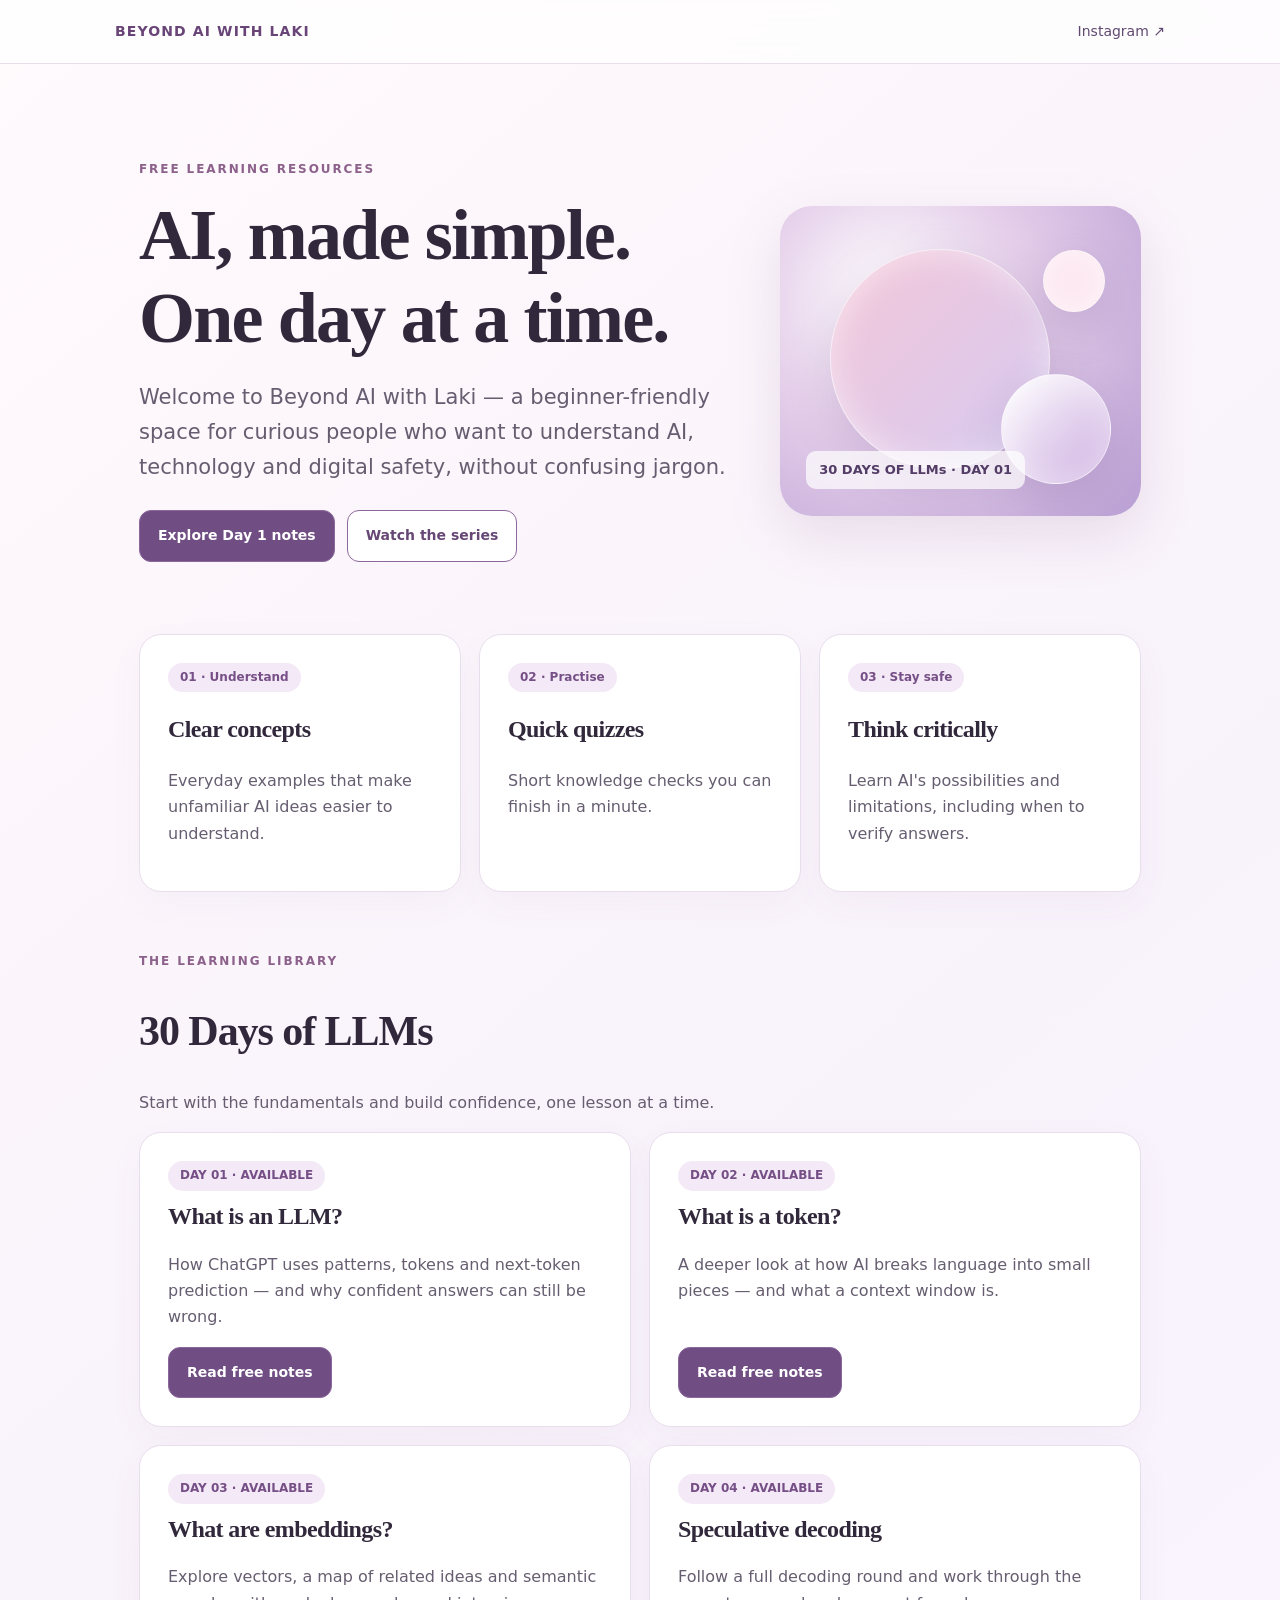
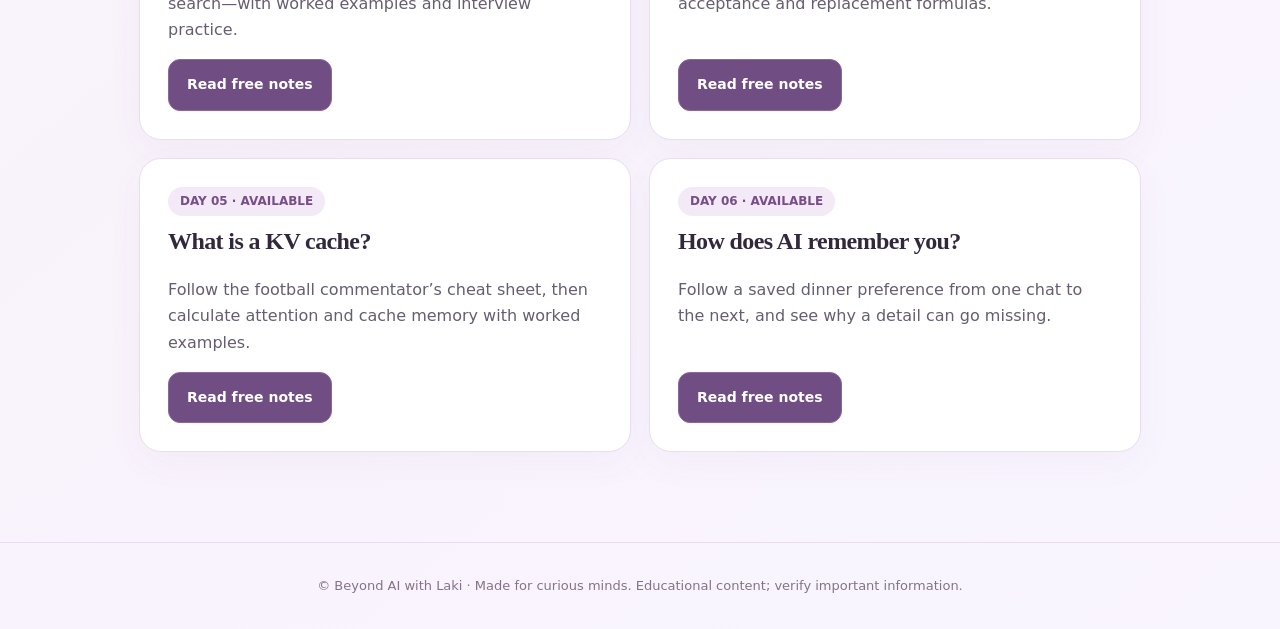
<file: index.html>
<!doctype html><html lang="en"><head><meta charset="utf-8"><meta name="viewport" content="width=device-width,initial-scale=1"><title>Beyond AI with Laki | Free AI Learning Library</title><meta name="description" content="Friendly, accurate AI learning guides for beginners. Follow 30 Days of LLM with free illustrated notes and quick quizzes."><meta property="og:title" content="Beyond AI with Laki — Learning Library"><meta property="og:description" content="Understand AI without the jargon. Free notes and simple examples."><link rel="stylesheet" href="/styles.css"></head><body><nav><a class="brand" href="/">BEYOND AI WITH LAKI</a><a class="nav-link" href="https://www.instagram.com/beyondaiwithlaki/" rel="noopener noreferrer">Instagram ↗</a></nav><main><section class="hero"><div><div class="eyebrow">Free learning resources</div><h1>AI, made simple.<br>One day at a time.</h1><p class="lead">Welcome to Beyond AI with Laki — a beginner-friendly space for curious people who want to understand AI, technology and digital safety, without confusing jargon.</p><div class="buttons"><a class="button primary" href="/day/1/">Explore Day 1 notes</a><a class="button secondary" href="https://www.instagram.com/beyondaiwithlaki/" rel="noopener noreferrer">Watch the series</a></div></div><div class="hero-art" role="img" aria-label="Abstract lavender and blush-pink glass spheres"><div class="orb a"></div><div class="orb b"></div><div class="orb c"></div><div class="art-label">30 DAYS OF LLMs · DAY 01</div></div></section><section class="feature-grid" aria-label="What you will learn"><div class="card"><div class="tag">01 · Understand</div><h3>Clear concepts</h3><p>Everyday examples that make unfamiliar AI ideas easier to understand.</p></div><div class="card"><div class="tag">02 · Practise</div><h3>Quick quizzes</h3><p>Short knowledge checks you can finish in a minute.</p></div><div class="card"><div class="tag">03 · Stay safe</div><h3>Think critically</h3><p>Learn AI's possibilities and limitations, including when to verify answers.</p></div></section><section><div class="eyebrow">The learning library</div><h2>30 Days of LLMs</h2><p>Start with the fundamentals and build confidence, one lesson at a time.</p><div class="library"><article class="card episode"><span class="tag">DAY 01 · AVAILABLE</span><h3>What is an LLM?</h3><p>How ChatGPT uses patterns, tokens and next-token prediction — and why confident answers can still be wrong.</p><a class="button primary" href="/day/1/">Read free notes</a></article><article class="card episode"><span class="tag">DAY 02 · AVAILABLE</span><h3>What is a token?</h3><p>A deeper look at how AI breaks language into small pieces — and what a context window is.</p><a class="button primary" href="/day/2/">Read free notes</a></article><article class="card episode"><span class="tag">DAY 03 · AVAILABLE</span><h3>What are embeddings?</h3><p>Explore vectors, a map of related ideas and semantic search—with worked examples and interview practice.</p><a class="button primary" href="/day/3/">Read free notes</a></article><article class="card episode"><span class="tag">DAY 04 · AVAILABLE</span><h3>Speculative decoding</h3><p>Follow a full decoding round and work through the acceptance and replacement formulas.</p><a class="button primary" href="/day/4/">Read free notes</a></article><article class="card episode"><span class="tag">DAY 05 · AVAILABLE</span><h3>What is a KV cache?</h3><p>Follow the football commentator’s cheat sheet, then calculate attention and cache memory with worked examples.</p><a class="button primary" href="/day/5/">Read free notes</a></article><article class="card episode"><span class="tag">DAY 06 · AVAILABLE</span><h3>How does AI remember you?</h3><p>Follow a saved dinner preference from one chat to the next, and see why a detail can go missing.</p><a class="button primary" href="/day/6/">Read free notes</a></article></div></section></main><div class="footer">© Beyond AI with Laki · Made for curious minds. Educational content; verify important information.</div></body></html>
</file>
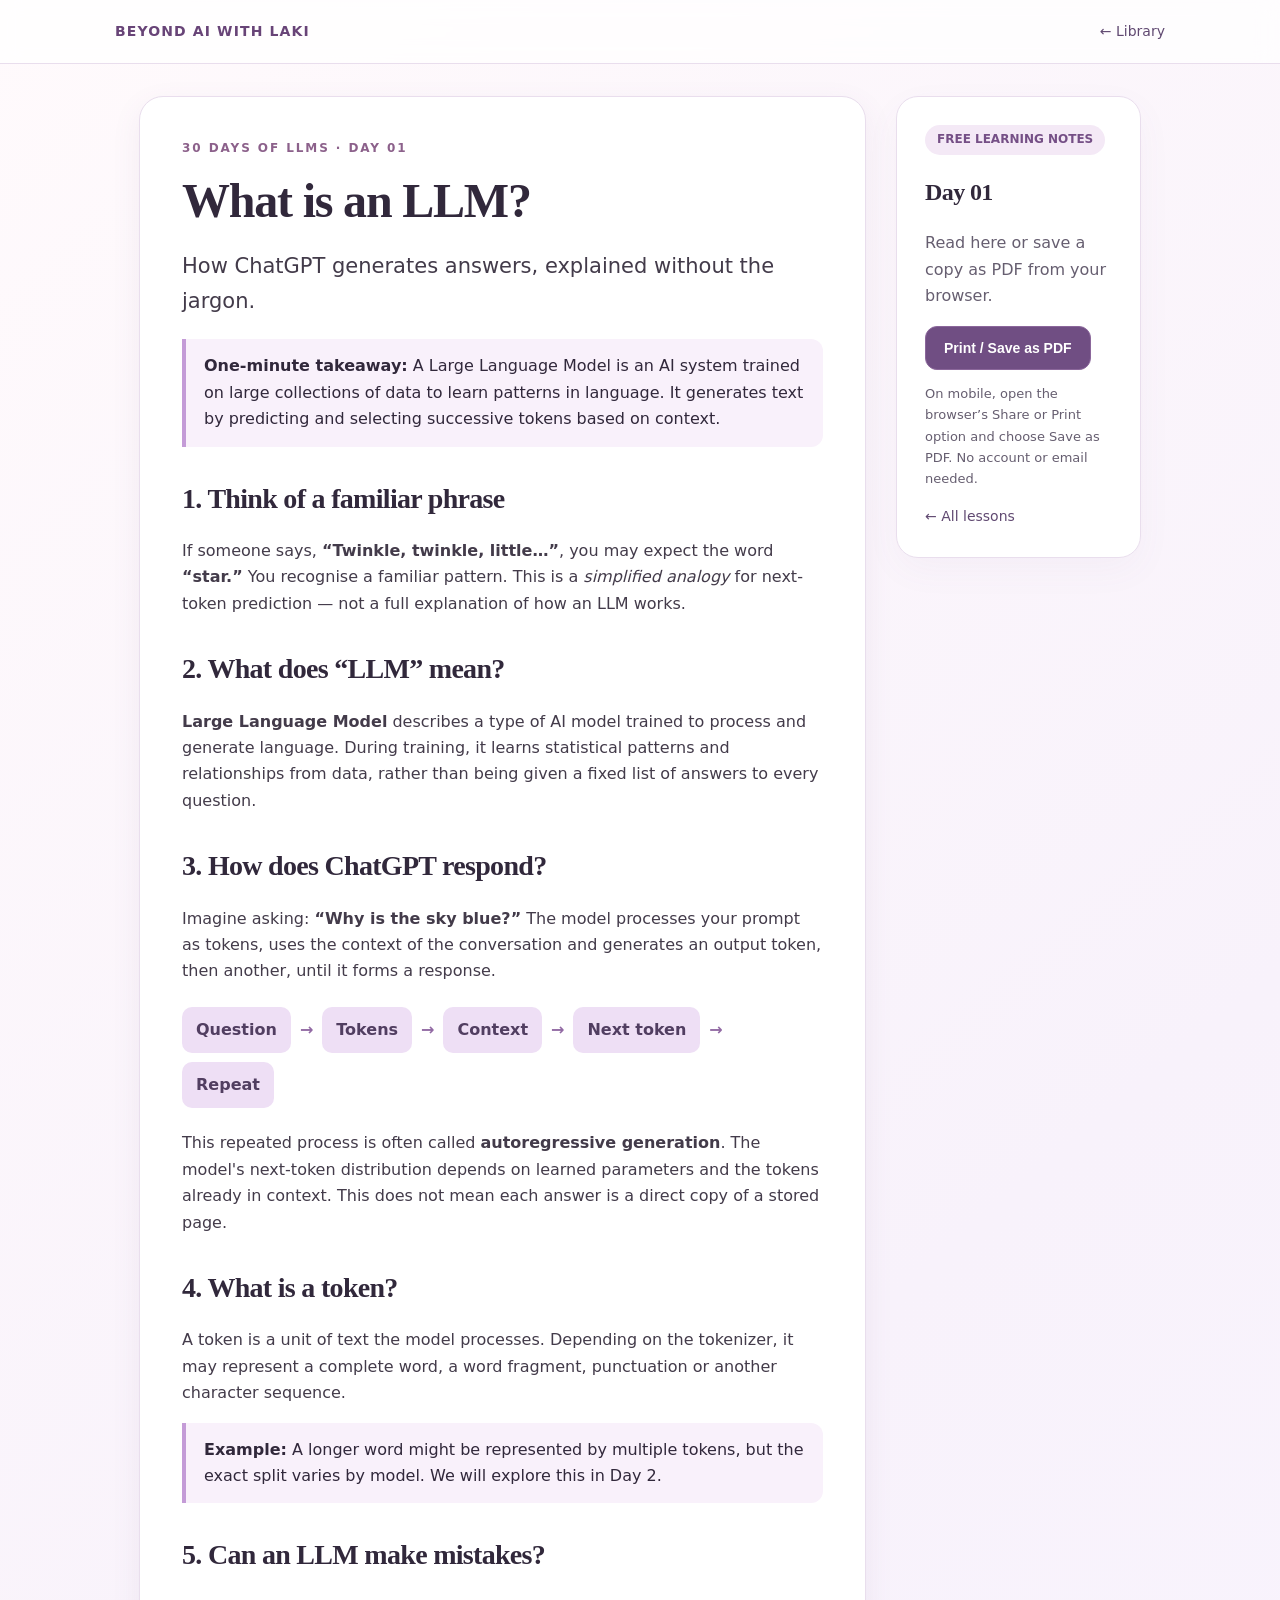
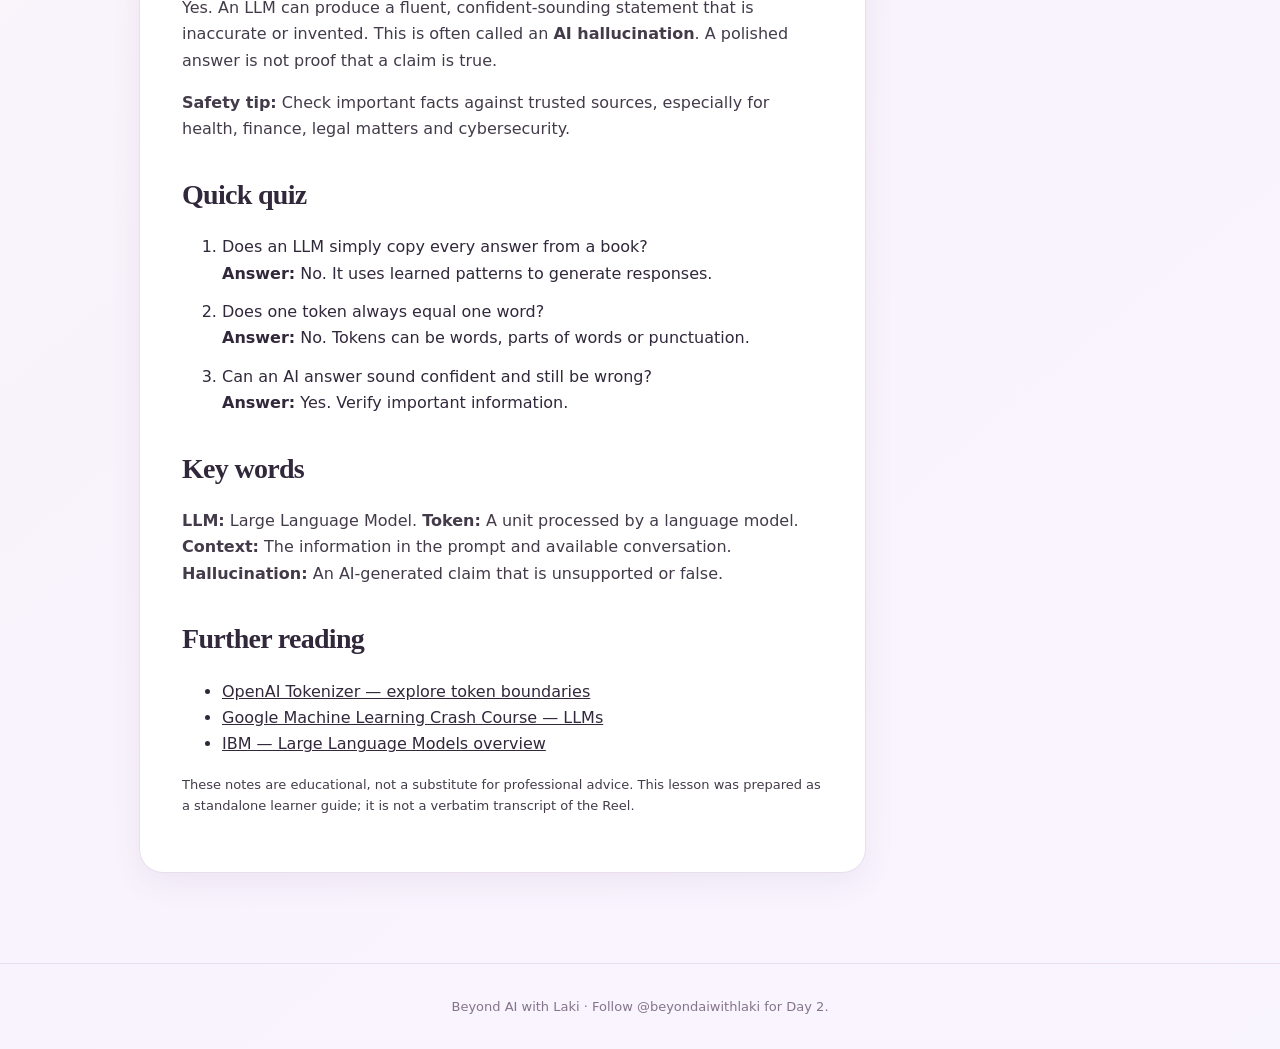
<file: day/1/index.html>
<!doctype html><html lang="en"><head><meta charset="utf-8"><meta name="viewport" content="width=device-width,initial-scale=1"><title>Day 01: What is an LLM? | Beyond AI with Laki</title><meta name="description" content="Free beginner-friendly notes: LLMs, tokens, ChatGPT, prediction and AI hallucinations."><link rel="stylesheet" href="/styles.css"></head><body><nav><a class="brand" href="/">BEYOND AI WITH LAKI</a><a class="nav-link" href="/">← Library</a></nav><main><div class="note-layout"><article class="notes-content" id="notes"><div class="eyebrow">30 DAYS OF LLMs · DAY 01</div><h1>What is an LLM?</h1><p class="lead">How ChatGPT generates answers, explained without the jargon.</p><div class="info"><strong>One-minute takeaway:</strong> A Large Language Model is an AI system trained on large collections of data to learn patterns in language. It generates text by predicting and selecting successive tokens based on context.</div><h2>1. Think of a familiar phrase</h2><p>If someone says, <strong>“Twinkle, twinkle, little…”</strong>, you may expect the word <strong>“star.”</strong> You recognise a familiar pattern. This is a <em>simplified analogy</em> for next-token prediction — not a full explanation of how an LLM works.</p><h2>2. What does “LLM” mean?</h2><p><strong>Large Language Model</strong> describes a type of AI model trained to process and generate language. During training, it learns statistical patterns and relationships from data, rather than being given a fixed list of answers to every question.</p><h2>3. How does ChatGPT respond?</h2><p>Imagine asking: <strong>“Why is the sky blue?”</strong> The model processes your prompt as tokens, uses the context of the conversation and generates an output token, then another, until it forms a response.</p><div class="flow" aria-label="Simplified response generation process"><span class="step">Question</span><span class="arrow">→</span><span class="step">Tokens</span><span class="arrow">→</span><span class="step">Context</span><span class="arrow">→</span><span class="step">Next token</span><span class="arrow">→</span><span class="step">Repeat</span></div><p>This repeated process is often called <strong>autoregressive generation</strong>. The model's next-token distribution depends on learned parameters and the tokens already in context. This does not mean each answer is a direct copy of a stored page.</p><h2>4. What is a token?</h2><p>A token is a unit of text the model processes. Depending on the tokenizer, it may represent a complete word, a word fragment, punctuation or another character sequence.</p><div class="info"><strong>Example:</strong> A longer word might be represented by multiple tokens, but the exact split varies by model. We will explore this in Day 2.</div><h2>5. Can an LLM make mistakes?</h2><p>Yes. An LLM can produce a fluent, confident-sounding statement that is inaccurate or invented. This is often called an <strong>AI hallucination</strong>. A polished answer is not proof that a claim is true.</p><p><strong>Safety tip:</strong> Check important facts against trusted sources, especially for health, finance, legal matters and cybersecurity.</p><h2 class="pagebreak">Quick quiz</h2><ol class="quiz"><li>Does an LLM simply copy every answer from a book?<br><strong>Answer:</strong> No. It uses learned patterns to generate responses.</li><li>Does one token always equal one word?<br><strong>Answer:</strong> No. Tokens can be words, parts of words or punctuation.</li><li>Can an AI answer sound confident and still be wrong?<br><strong>Answer:</strong> Yes. Verify important information.</li></ol><h2>Key words</h2><p><strong>LLM:</strong> Large Language Model. <strong>Token:</strong> A unit processed by a language model. <strong>Context:</strong> The information in the prompt and available conversation. <strong>Hallucination:</strong> An AI-generated claim that is unsupported or false.</p><h2>Further reading</h2><ul class="sources"><li><a href="https://platform.openai.com/tokenizer" rel="noopener noreferrer">OpenAI Tokenizer — explore token boundaries</a></li><li><a href="https://developers.google.com/machine-learning/crash-course/llm" rel="noopener noreferrer">Google Machine Learning Crash Course — LLMs</a></li><li><a href="https://www.ibm.com/think/topics/large-language-models" rel="noopener noreferrer">IBM — Large Language Models overview</a></li></ul><p class="small">These notes are educational, not a substitute for professional advice. This lesson was prepared as a standalone learner guide; it is not a verbatim transcript of the Reel.</p></article><aside class="sidebar no-print"><div class="card"><span class="tag">FREE LEARNING NOTES</span><h3>Day 01</h3><p>Read here or save a copy as PDF from your browser.</p><button class="button primary" type="button" onclick="window.print()">Print / Save as PDF</button><p class="small">On mobile, open the browser’s Share or Print option and choose Save as PDF. No account or email needed.</p><a class="nav-link" href="/">← All lessons</a></div></aside></div></main><div class="footer">Beyond AI with Laki · Follow @beyondaiwithlaki for Day 2.</div></body></html>
</file>
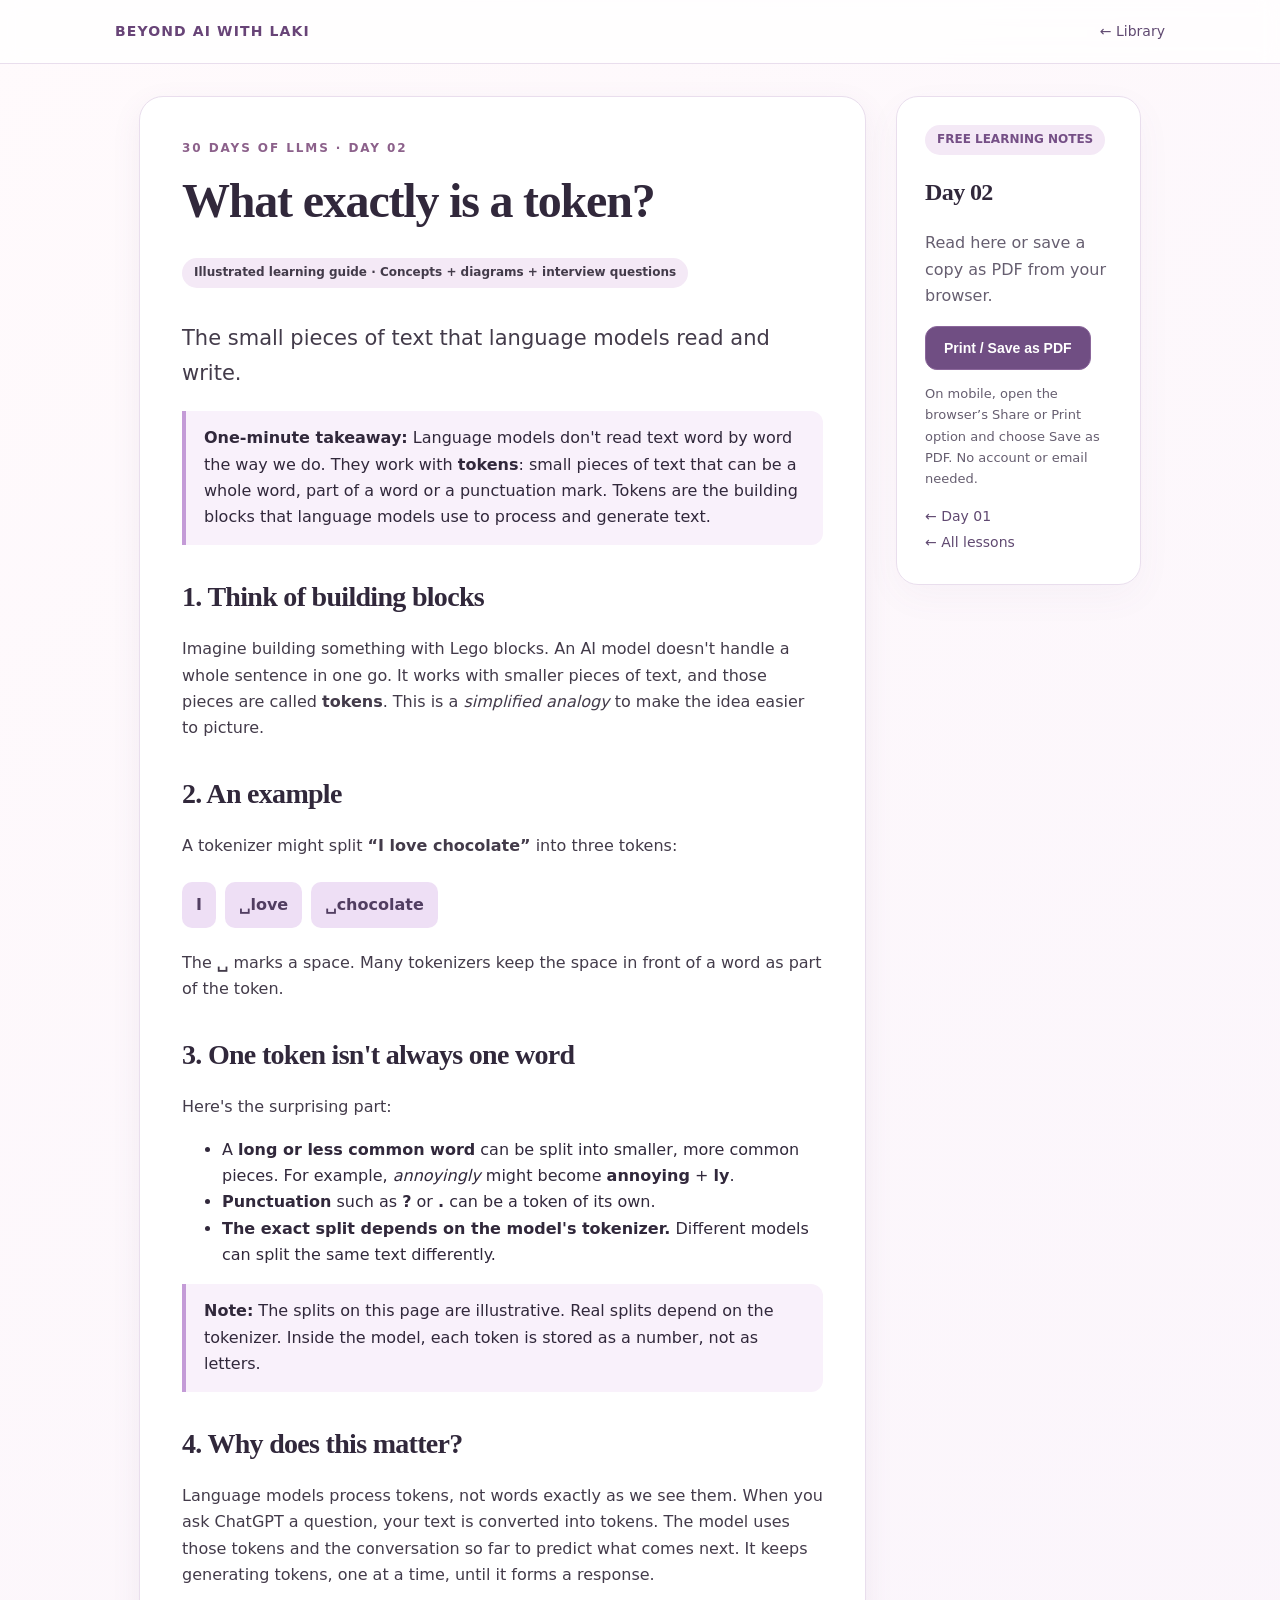
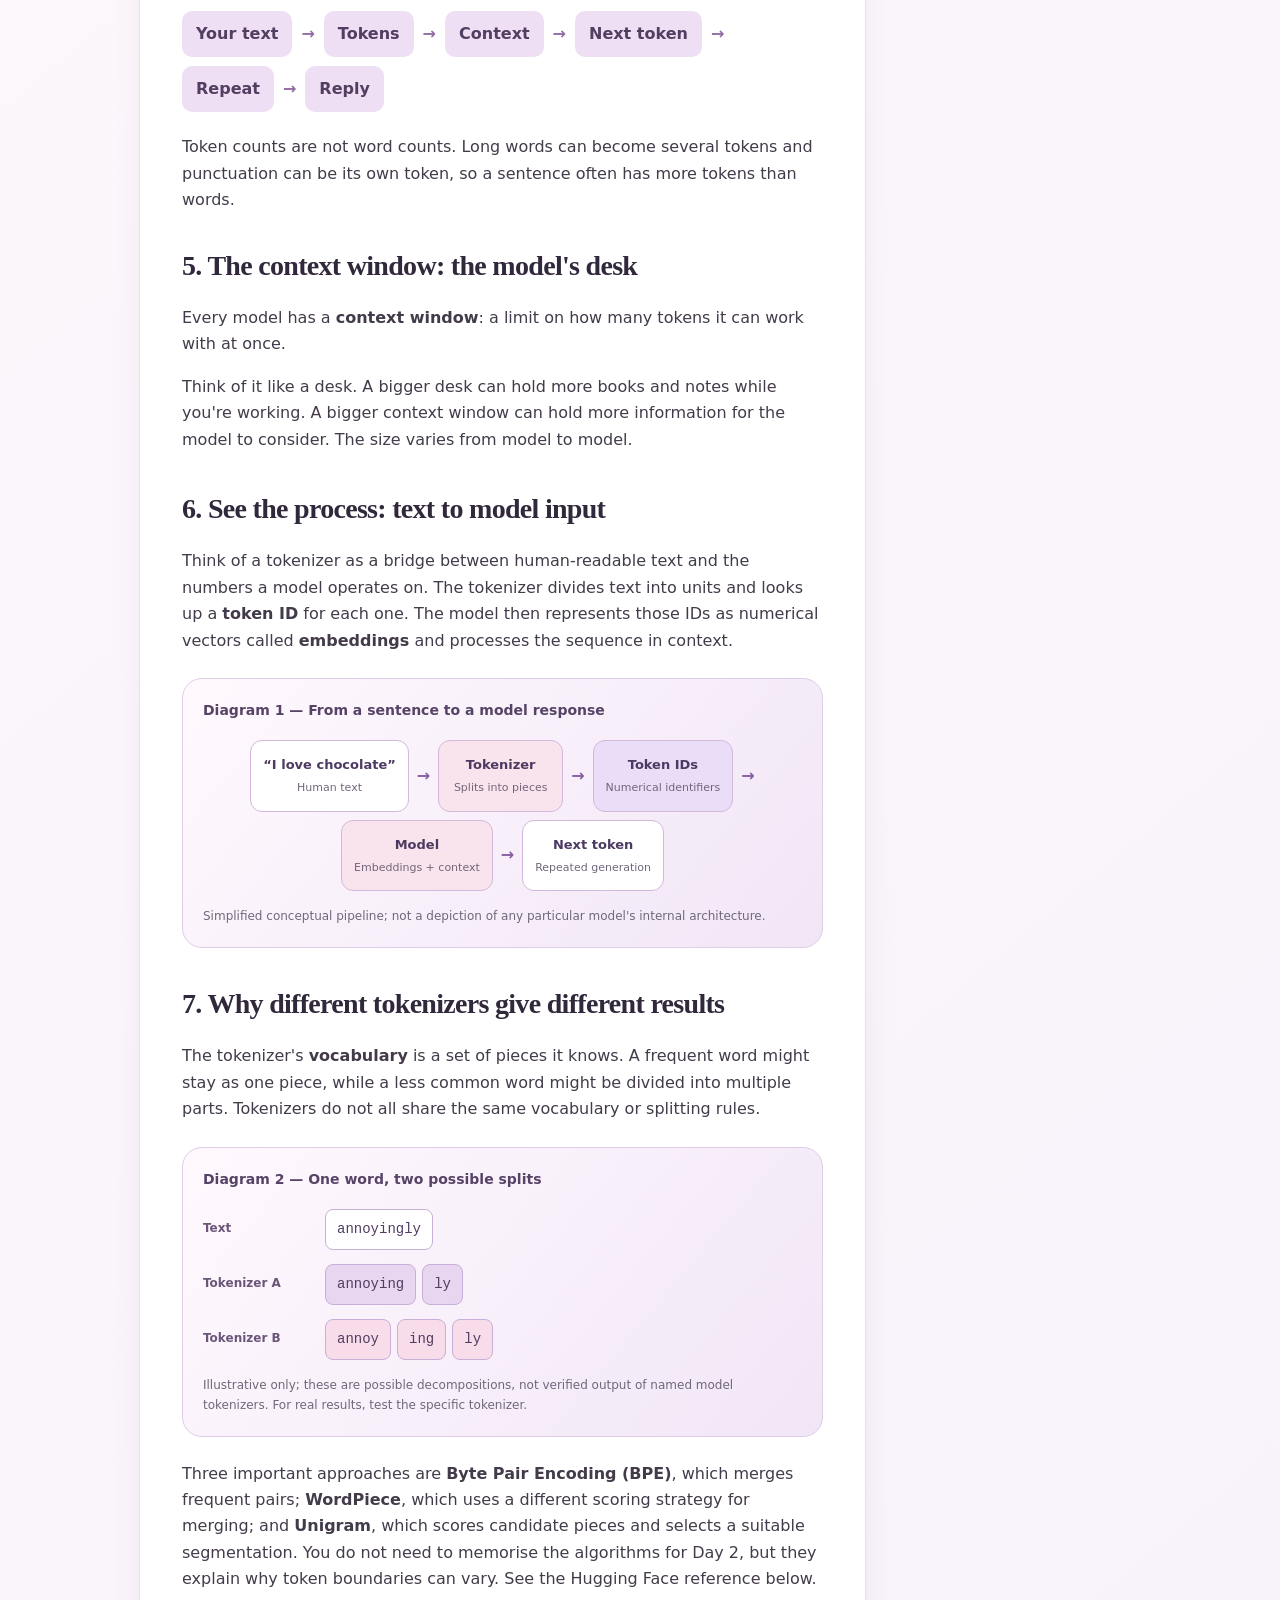
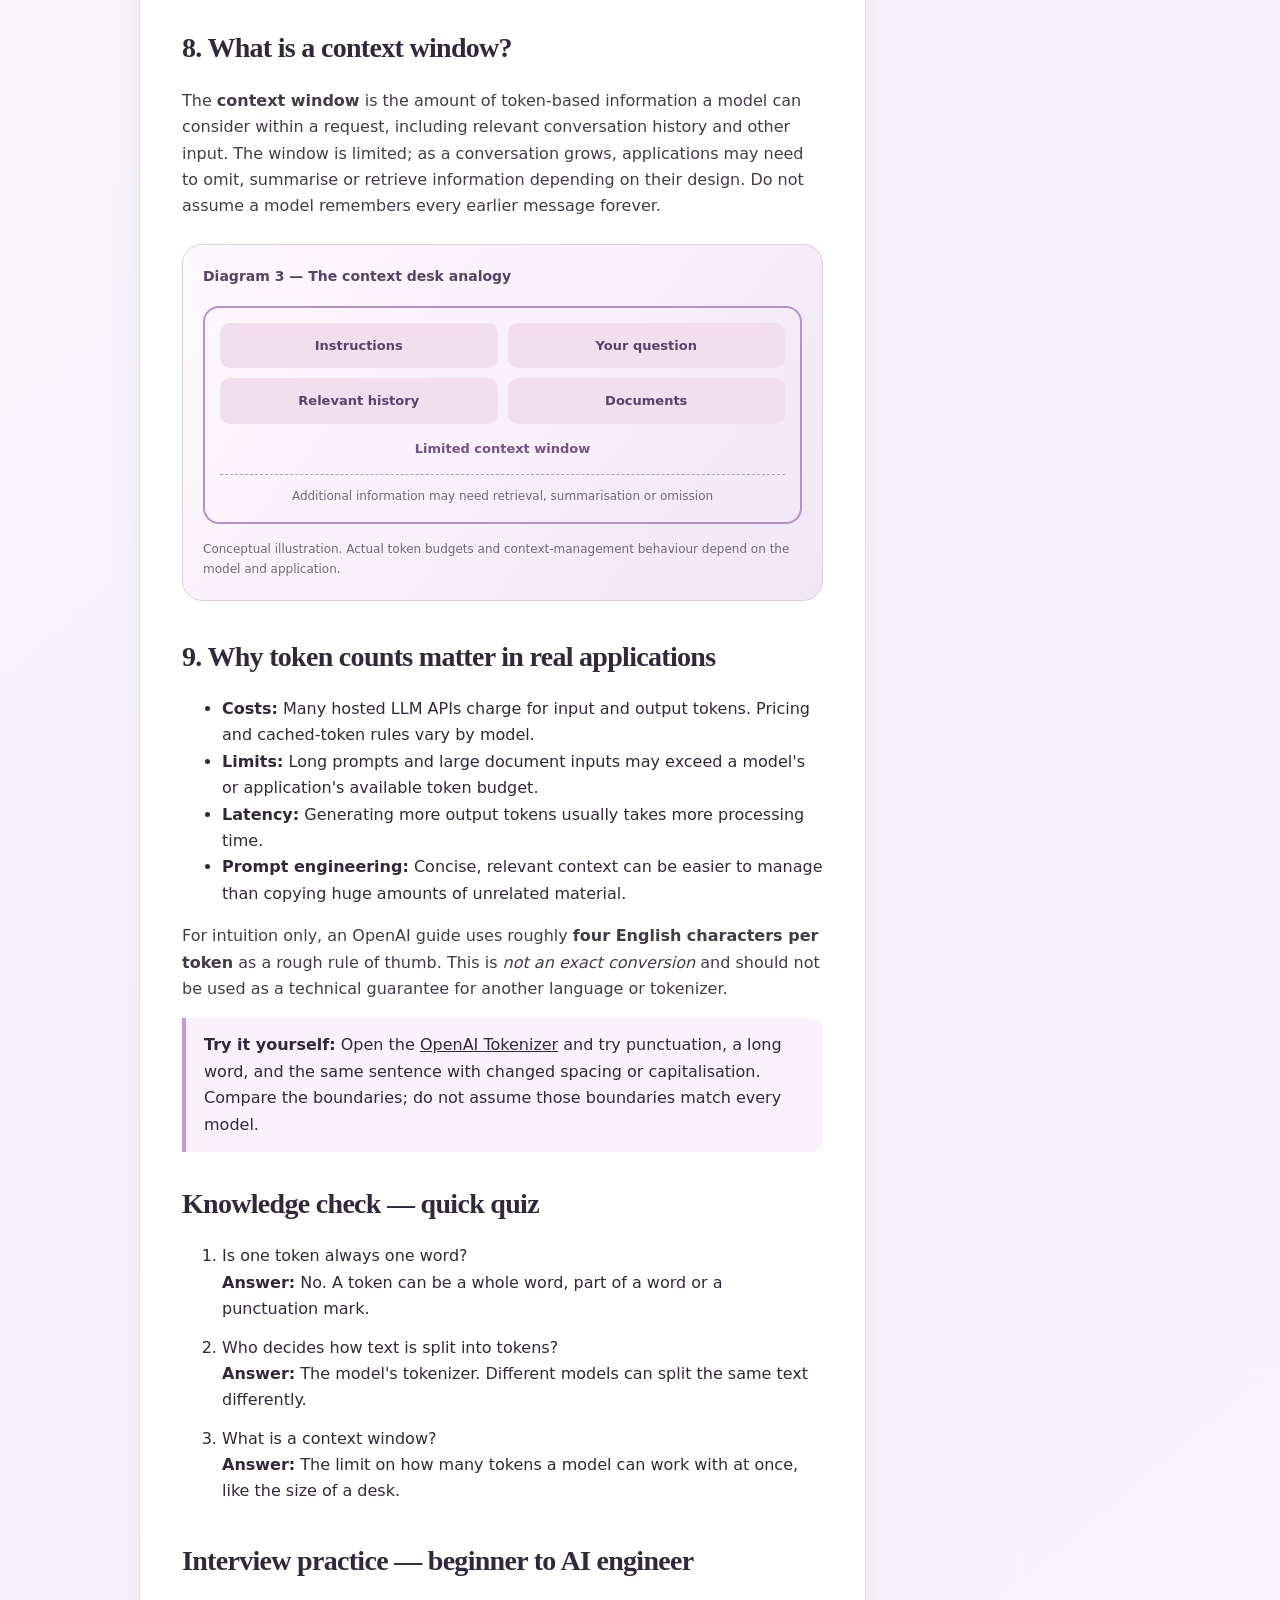
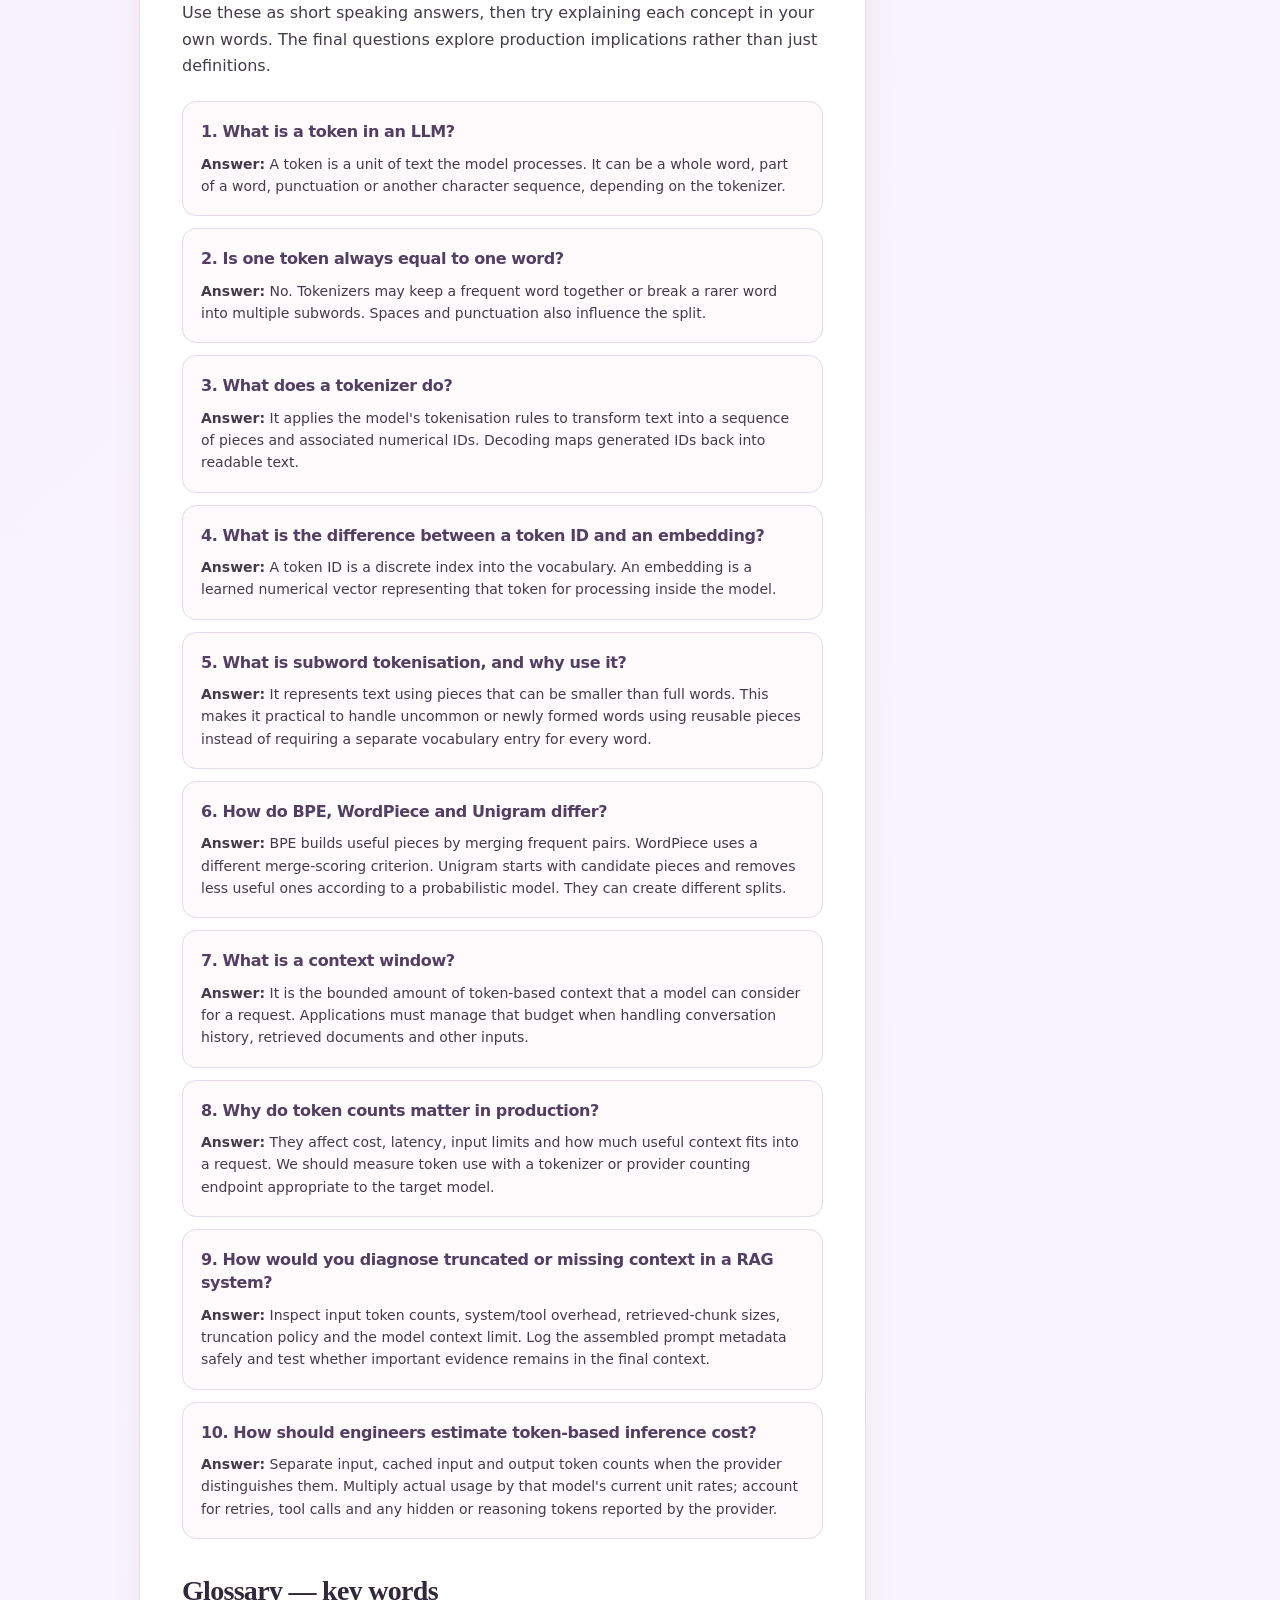
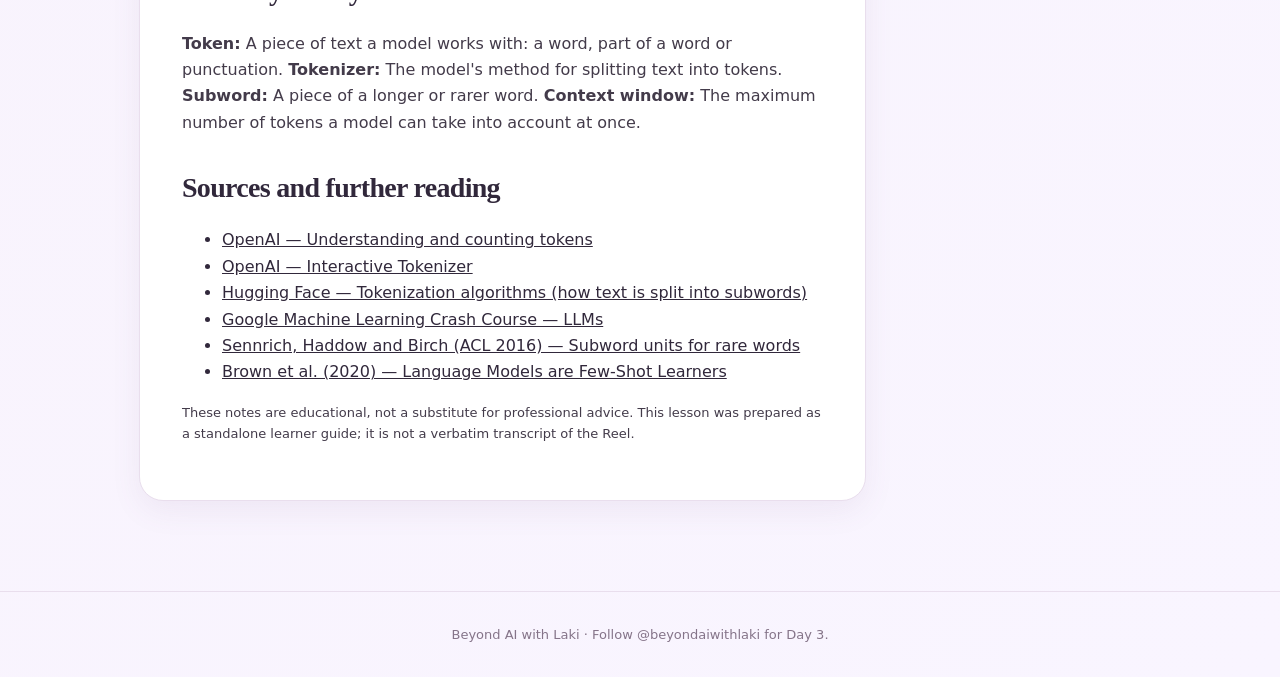
<file: day/2/index.html>
<!doctype html>
<html lang="en">
<head>
<meta charset="utf-8">
<meta name="viewport" content="width=device-width,initial-scale=1">
<title>Day 02: What exactly is a token? | Beyond AI with Laki</title>
<meta name="description" content="Free beginner-friendly notes: what tokens are, how text is split, how ChatGPT uses tokens, and what a context window is.">
<link rel="stylesheet" href="/styles.css">
</head>
<body>
<nav>
<a class="brand" href="/">BEYOND AI WITH LAKI</a>
<a class="nav-link" href="/">← Library</a>
</nav>
<main>
<div class="note-layout">
<article class="notes-content" id="notes">
<div class="eyebrow">30 DAYS OF LLMs · DAY 02</div>
<h1>What exactly is a token?</h1><p class="tag">Illustrated learning guide · Concepts + diagrams + interview questions</p>
<p class="lead">The small pieces of text that language models read and write.</p>
<div class="info">
<strong>One-minute takeaway:</strong> Language models don't read text word by word the way we do. They work with <strong>tokens</strong>: small pieces of text that can be a whole word, part of a word or a punctuation mark. Tokens are the building blocks that language models use to process and generate text.</div>

<h2>1. Think of building blocks</h2>
<p>Imagine building something with Lego blocks. An AI model doesn't handle a whole sentence in one go. It works with smaller pieces of text, and those pieces are called <strong>tokens</strong>. This is a <em>simplified analogy</em> to make the idea easier to picture.</p>

<h2>2. An example</h2>
<p>A tokenizer might split <strong>“I love chocolate”</strong> into three tokens:</p>
<div class="flow" aria-label="Illustrative split of I love chocolate into three tokens">
<span class="step">I</span>
<span class="step">␣love</span>
<span class="step">␣chocolate</span>
</div>
<p>The <strong>␣</strong> marks a space. Many tokenizers keep the space in front of a word as part of the token.</p>

<h2>3. One token isn't always one word</h2>
<p>Here's the surprising part:</p>
<ul>
<li>A <strong>long or less common word</strong> can be split into smaller, more common pieces. For example, <em>annoyingly</em> might become <strong>annoying</strong> + <strong>ly</strong>.</li>
<li><strong>Punctuation</strong> such as <strong>?</strong> or <strong>.</strong> can be a token of its own.</li>
<li><strong>The exact split depends on the model's tokenizer.</strong> Different models can split the same text differently.</li>
</ul>
<div class="info">
<strong>Note:</strong> The splits on this page are illustrative. Real splits depend on the tokenizer. Inside the model, each token is stored as a number, not as letters.</div>

<h2>4. Why does this matter?</h2>
<p>Language models process tokens, not words exactly as we see them. When you ask ChatGPT a question, your text is converted into tokens. The model uses those tokens and the conversation so far to predict what comes next. It keeps generating tokens, one at a time, until it forms a response.</p>
<div class="flow" aria-label="Simplified process from prompt to reply">
<span class="step">Your text</span>
<span class="arrow">→</span>
<span class="step">Tokens</span>
<span class="arrow">→</span>
<span class="step">Context</span>
<span class="arrow">→</span>
<span class="step">Next token</span>
<span class="arrow">→</span>
<span class="step">Repeat</span>
<span class="arrow">→</span>
<span class="step">Reply</span>
</div>
<p>Token counts are not word counts. Long words can become several tokens and punctuation can be its own token, so a sentence often has more tokens than words.</p>

<h2>5. The context window: the model's desk</h2>
<p>Every model has a <strong>context window</strong>: a limit on how many tokens it can work with at once.</p>
<p>Think of it like a desk. A bigger desk can hold more books and notes while you're working. A bigger context window can hold more information for the model to consider. The size varies from model to model.</p>

<section class="lesson-extended" aria-labelledby="deeper"><h2 id="deeper">6. See the process: text to model input</h2><p>Think of a tokenizer as a bridge between human-readable text and the numbers a model operates on. The tokenizer divides text into units and looks up a <strong>token ID</strong> for each one. The model then represents those IDs as numerical vectors called <strong>embeddings</strong> and processes the sequence in context.</p>
<figure class="diagram" aria-labelledby="pipeline-caption"><figcaption id="pipeline-caption"><strong>Diagram 1 — From a sentence to a model response</strong></figcaption><div class="diagram-flow"><span class="diagram-node text-node">“I love chocolate”<small>Human text</small></span><span class="diagram-arrow" aria-hidden="true">→</span><span class="diagram-node pink-node">Tokenizer<small>Splits into pieces</small></span><span class="diagram-arrow" aria-hidden="true">→</span><span class="diagram-node lavender-node">Token IDs<small>Numerical identifiers</small></span><span class="diagram-arrow" aria-hidden="true">→</span><span class="diagram-node pink-node">Model<small>Embeddings + context</small></span><span class="diagram-arrow" aria-hidden="true">→</span><span class="diagram-node text-node">Next token<small>Repeated generation</small></span></div><p class="diagram-note">Simplified conceptual pipeline; not a depiction of any particular model's internal architecture.</p></figure>
<h2>7. Why different tokenizers give different results</h2><p>The tokenizer's <strong>vocabulary</strong> is a set of pieces it knows. A frequent word might stay as one piece, while a less common word might be divided into multiple parts. Tokenizers do not all share the same vocabulary or splitting rules.</p>
<figure class="diagram" aria-labelledby="split-caption"><figcaption id="split-caption"><strong>Diagram 2 — One word, two possible splits</strong></figcaption><div class="split-demo"><div class="split-row"><span class="split-label">Text</span><div class="token-set"><span class="token-piece original">annoyingly</span></div></div><div class="split-row"><span class="split-label">Tokenizer A</span><div class="token-set"><span class="token-piece">annoying</span><span class="token-piece">ly</span></div></div><div class="split-row"><span class="split-label">Tokenizer B</span><div class="token-set"><span class="token-piece alt">annoy</span><span class="token-piece alt">ing</span><span class="token-piece alt">ly</span></div></div></div><p class="diagram-note">Illustrative only; these are possible decompositions, not verified output of named model tokenizers. For real results, test the specific tokenizer.</p></figure>
<p>Three important approaches are <strong>Byte Pair Encoding (BPE)</strong>, which merges frequent pairs; <strong>WordPiece</strong>, which uses a different scoring strategy for merging; and <strong>Unigram</strong>, which scores candidate pieces and selects a suitable segmentation. You do not need to memorise the algorithms for Day 2, but they explain why token boundaries can vary. See the Hugging Face reference below.</p>
<h2>8. What is a context window?</h2><p>The <strong>context window</strong> is the amount of token-based information a model can consider within a request, including relevant conversation history and other input. The window is limited; as a conversation grows, applications may need to omit, summarise or retrieve information depending on their design. Do not assume a model remembers every earlier message forever.</p>
<figure class="diagram" aria-labelledby="context-caption"><figcaption id="context-caption"><strong>Diagram 3 — The context desk analogy</strong></figcaption><div class="context-demo"><div class="context-desk"><span class="desk-item">Instructions</span><span class="desk-item">Your question</span><span class="desk-item">Relevant history</span><span class="desk-item">Documents</span></div><div class="desk-label">Limited context window</div><div class="desk-outside">Additional information may need retrieval, summarisation or omission</div></div><p class="diagram-note">Conceptual illustration. Actual token budgets and context-management behaviour depend on the model and application.</p></figure>
<h2>9. Why token counts matter in real applications</h2><ul><li><strong>Costs:</strong> Many hosted LLM APIs charge for input and output tokens. Pricing and cached-token rules vary by model.</li><li><strong>Limits:</strong> Long prompts and large document inputs may exceed a model's or application's available token budget.</li><li><strong>Latency:</strong> Generating more output tokens usually takes more processing time.</li><li><strong>Prompt engineering:</strong> Concise, relevant context can be easier to manage than copying huge amounts of unrelated material.</li></ul>
<p>For intuition only, an OpenAI guide uses roughly <strong>four English characters per token</strong> as a rough rule of thumb. This is <em>not an exact conversion</em> and should not be used as a technical guarantee for another language or tokenizer.</p>
<div class="info"><strong>Try it yourself:</strong> Open the <a href="https://platform.openai.com/tokenizer" rel="noopener noreferrer">OpenAI Tokenizer</a> and try punctuation, a long word, and the same sentence with changed spacing or capitalisation. Compare the boundaries; do not assume those boundaries match every model.</div>
</section>
<h2 class="pagebreak">Knowledge check — quick quiz</h2>
<ol class="quiz">
<li>Is one token always one word?<br>
<strong>Answer:</strong> No. A token can be a whole word, part of a word or a punctuation mark.</li>
<li>Who decides how text is split into tokens?<br>
<strong>Answer:</strong> The model's tokenizer. Different models can split the same text differently.</li>
<li>What is a context window?<br>
<strong>Answer:</strong> The limit on how many tokens a model can work with at once, like the size of a desk.</li>
</ol>

<section class="interview-section" aria-labelledby="interview-heading"><h2 id="interview-heading">Interview practice — beginner to AI engineer</h2><p>Use these as short speaking answers, then try explaining each concept in your own words. The final questions explore production implications rather than just definitions.</p>
<div class="qa-list">
<div class="qa-item"><h3>1. What is a token in an LLM?</h3><p><strong>Answer:</strong> A token is a unit of text the model processes. It can be a whole word, part of a word, punctuation or another character sequence, depending on the tokenizer.</p></div>
<div class="qa-item"><h3>2. Is one token always equal to one word?</h3><p><strong>Answer:</strong> No. Tokenizers may keep a frequent word together or break a rarer word into multiple subwords. Spaces and punctuation also influence the split.</p></div>
<div class="qa-item"><h3>3. What does a tokenizer do?</h3><p><strong>Answer:</strong> It applies the model's tokenisation rules to transform text into a sequence of pieces and associated numerical IDs. Decoding maps generated IDs back into readable text.</p></div>
<div class="qa-item"><h3>4. What is the difference between a token ID and an embedding?</h3><p><strong>Answer:</strong> A token ID is a discrete index into the vocabulary. An embedding is a learned numerical vector representing that token for processing inside the model.</p></div>
<div class="qa-item"><h3>5. What is subword tokenisation, and why use it?</h3><p><strong>Answer:</strong> It represents text using pieces that can be smaller than full words. This makes it practical to handle uncommon or newly formed words using reusable pieces instead of requiring a separate vocabulary entry for every word.</p></div>
<div class="qa-item"><h3>6. How do BPE, WordPiece and Unigram differ?</h3><p><strong>Answer:</strong> BPE builds useful pieces by merging frequent pairs. WordPiece uses a different merge-scoring criterion. Unigram starts with candidate pieces and removes less useful ones according to a probabilistic model. They can create different splits.</p></div>
<div class="qa-item"><h3>7. What is a context window?</h3><p><strong>Answer:</strong> It is the bounded amount of token-based context that a model can consider for a request. Applications must manage that budget when handling conversation history, retrieved documents and other inputs.</p></div>
<div class="qa-item"><h3>8. Why do token counts matter in production?</h3><p><strong>Answer:</strong> They affect cost, latency, input limits and how much useful context fits into a request. We should measure token use with a tokenizer or provider counting endpoint appropriate to the target model.</p></div>
<div class="qa-item"><h3>9. How would you diagnose truncated or missing context in a RAG system?</h3><p><strong>Answer:</strong> Inspect input token counts, system/tool overhead, retrieved-chunk sizes, truncation policy and the model context limit. Log the assembled prompt metadata safely and test whether important evidence remains in the final context.</p></div>
<div class="qa-item"><h3>10. How should engineers estimate token-based inference cost?</h3><p><strong>Answer:</strong> Separate input, cached input and output token counts when the provider distinguishes them. Multiply actual usage by that model's current unit rates; account for retries, tool calls and any hidden or reasoning tokens reported by the provider.</p></div>
</div></section><h2>Glossary — key words</h2>
<p>
<strong>Token:</strong> A piece of text a model works with: a word, part of a word or punctuation. <strong>Tokenizer:</strong> The model's method for splitting text into tokens. <strong>Subword:</strong> A piece of a longer or rarer word. <strong>Context window:</strong> The maximum number of tokens a model can take into account at once.</p>

<h2>Sources and further reading</h2>
<ul class="sources"><li><a href="https://help.openai.com/en/articles/4936856-understanding-and-counting-tokens" rel="noopener noreferrer">OpenAI — Understanding and counting tokens</a></li><li><a href="https://platform.openai.com/tokenizer" rel="noopener noreferrer">OpenAI — Interactive Tokenizer</a></li>
<li>
<a href="https://huggingface.co/docs/transformers/tokenizer_summary" rel="noopener noreferrer">Hugging Face — Tokenization algorithms (how text is split into subwords)</a>
</li>
<li>
<a href="https://developers.google.com/machine-learning/crash-course/llm" rel="noopener noreferrer">Google Machine Learning Crash Course — LLMs</a>
</li>
<li>
<a href="https://arxiv.org/abs/1508.07909" rel="noopener noreferrer">Sennrich, Haddow and Birch (ACL 2016) — Subword units for rare words</a>
</li>
<li>
<a href="https://arxiv.org/abs/2005.14165" rel="noopener noreferrer">Brown et al. (2020) — Language Models are Few-Shot Learners</a>
</li>
</ul>
<p class="small">These notes are educational, not a substitute for professional advice. This lesson was prepared as a standalone learner guide; it is not a verbatim transcript of the Reel.</p>
</article>
<aside class="sidebar no-print">
<div class="card">
<span class="tag">FREE LEARNING NOTES</span>
<h3>Day 02</h3>
<p>Read here or save a copy as PDF from your browser.</p>
<button class="button primary" type="button" onclick="window.print()">Print / Save as PDF</button>
<p class="small">On mobile, open the browser’s Share or Print option and choose Save as PDF. No account or email needed.</p>
<a class="nav-link" href="/day/1/">← Day 01</a><br>
<a class="nav-link" href="/">← All lessons</a>
</div>
</aside>
</div>
</main>
<div class="footer">Beyond AI with Laki · Follow @beyondaiwithlaki for Day 3.</div>
</body>
</html>
</file>
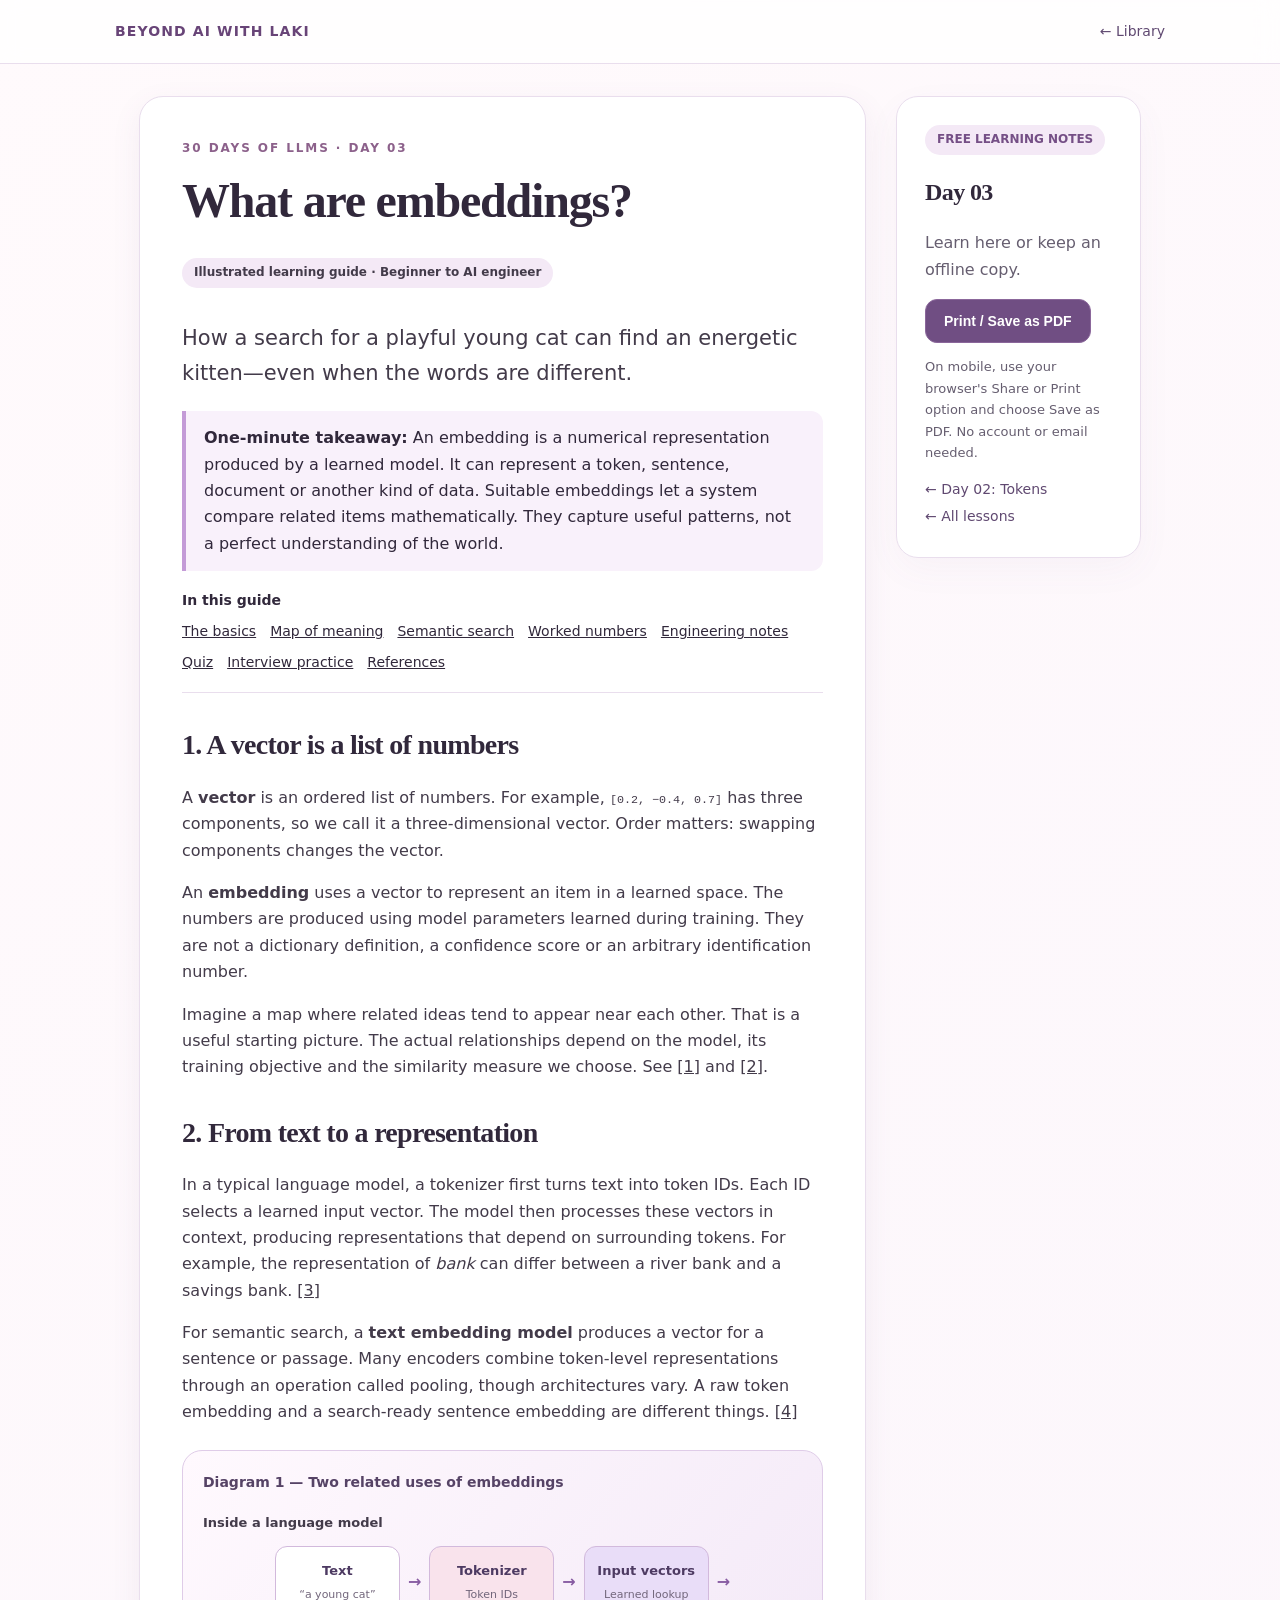
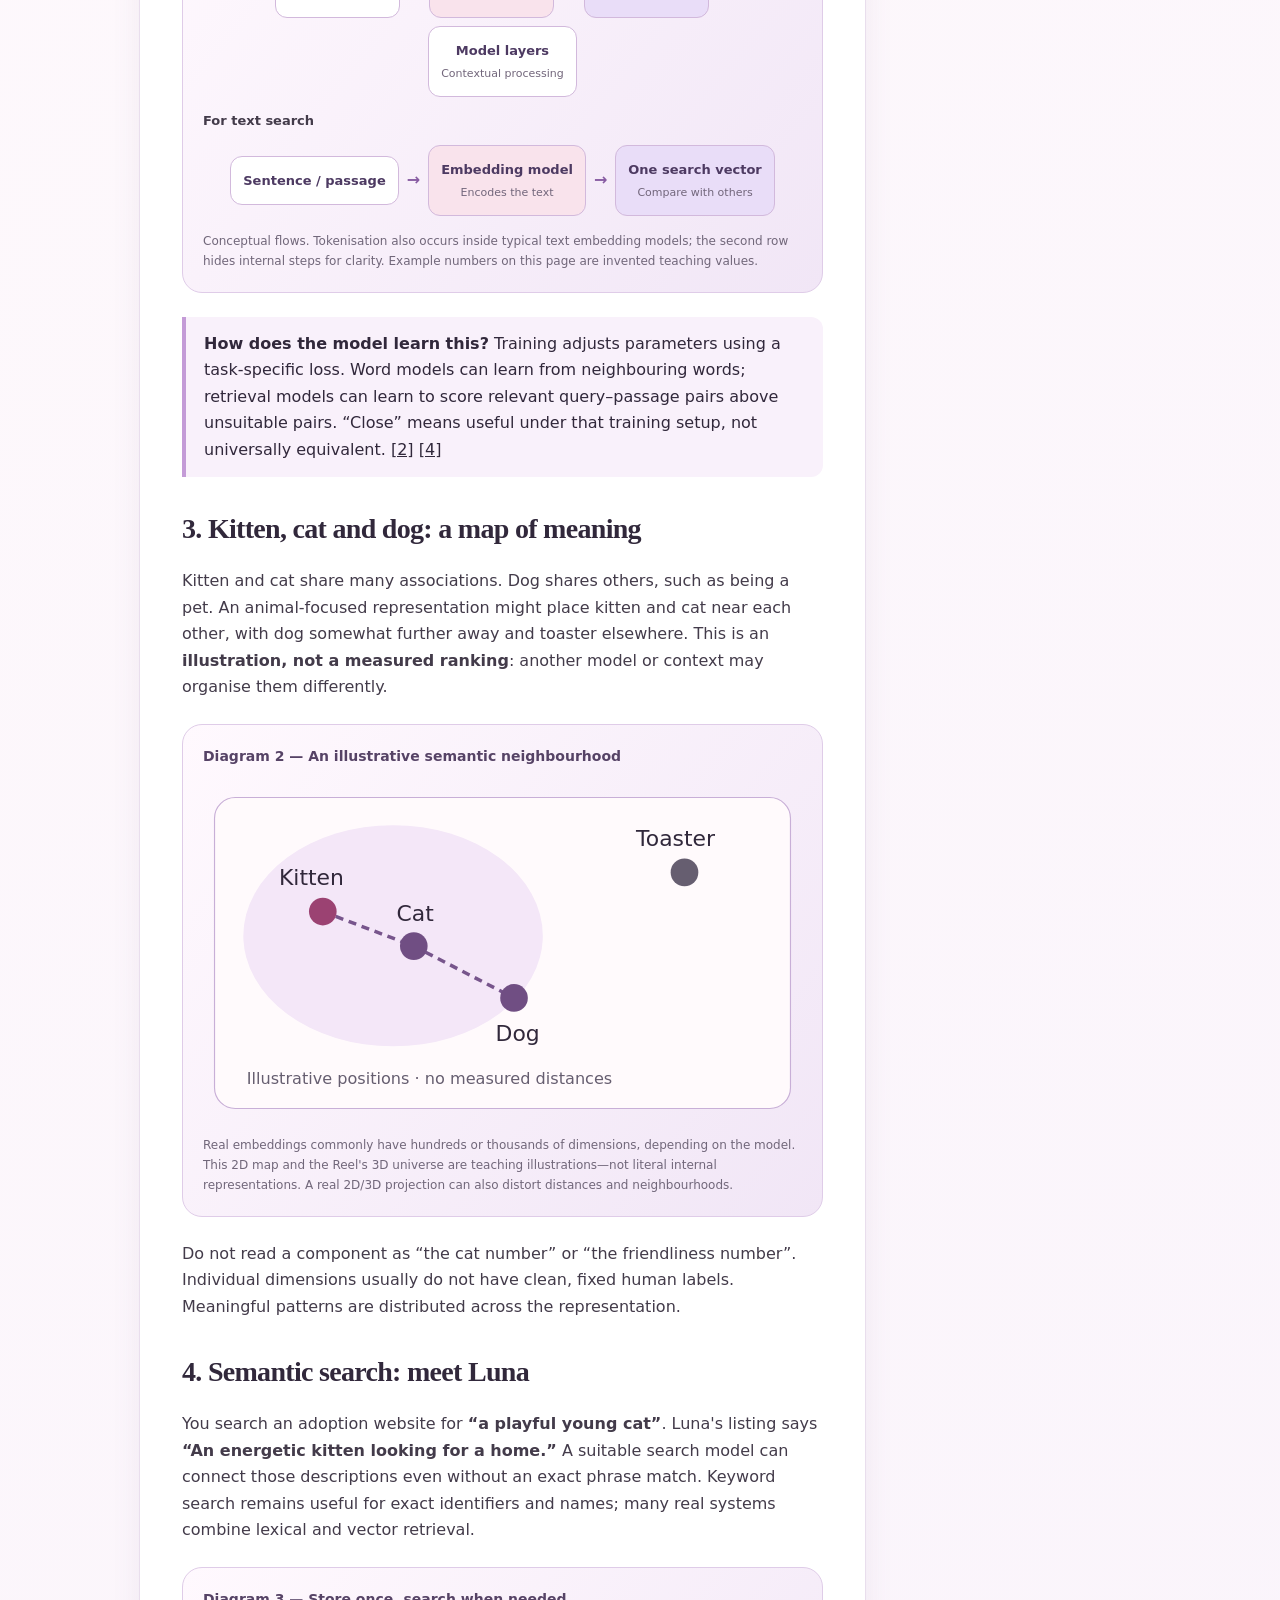
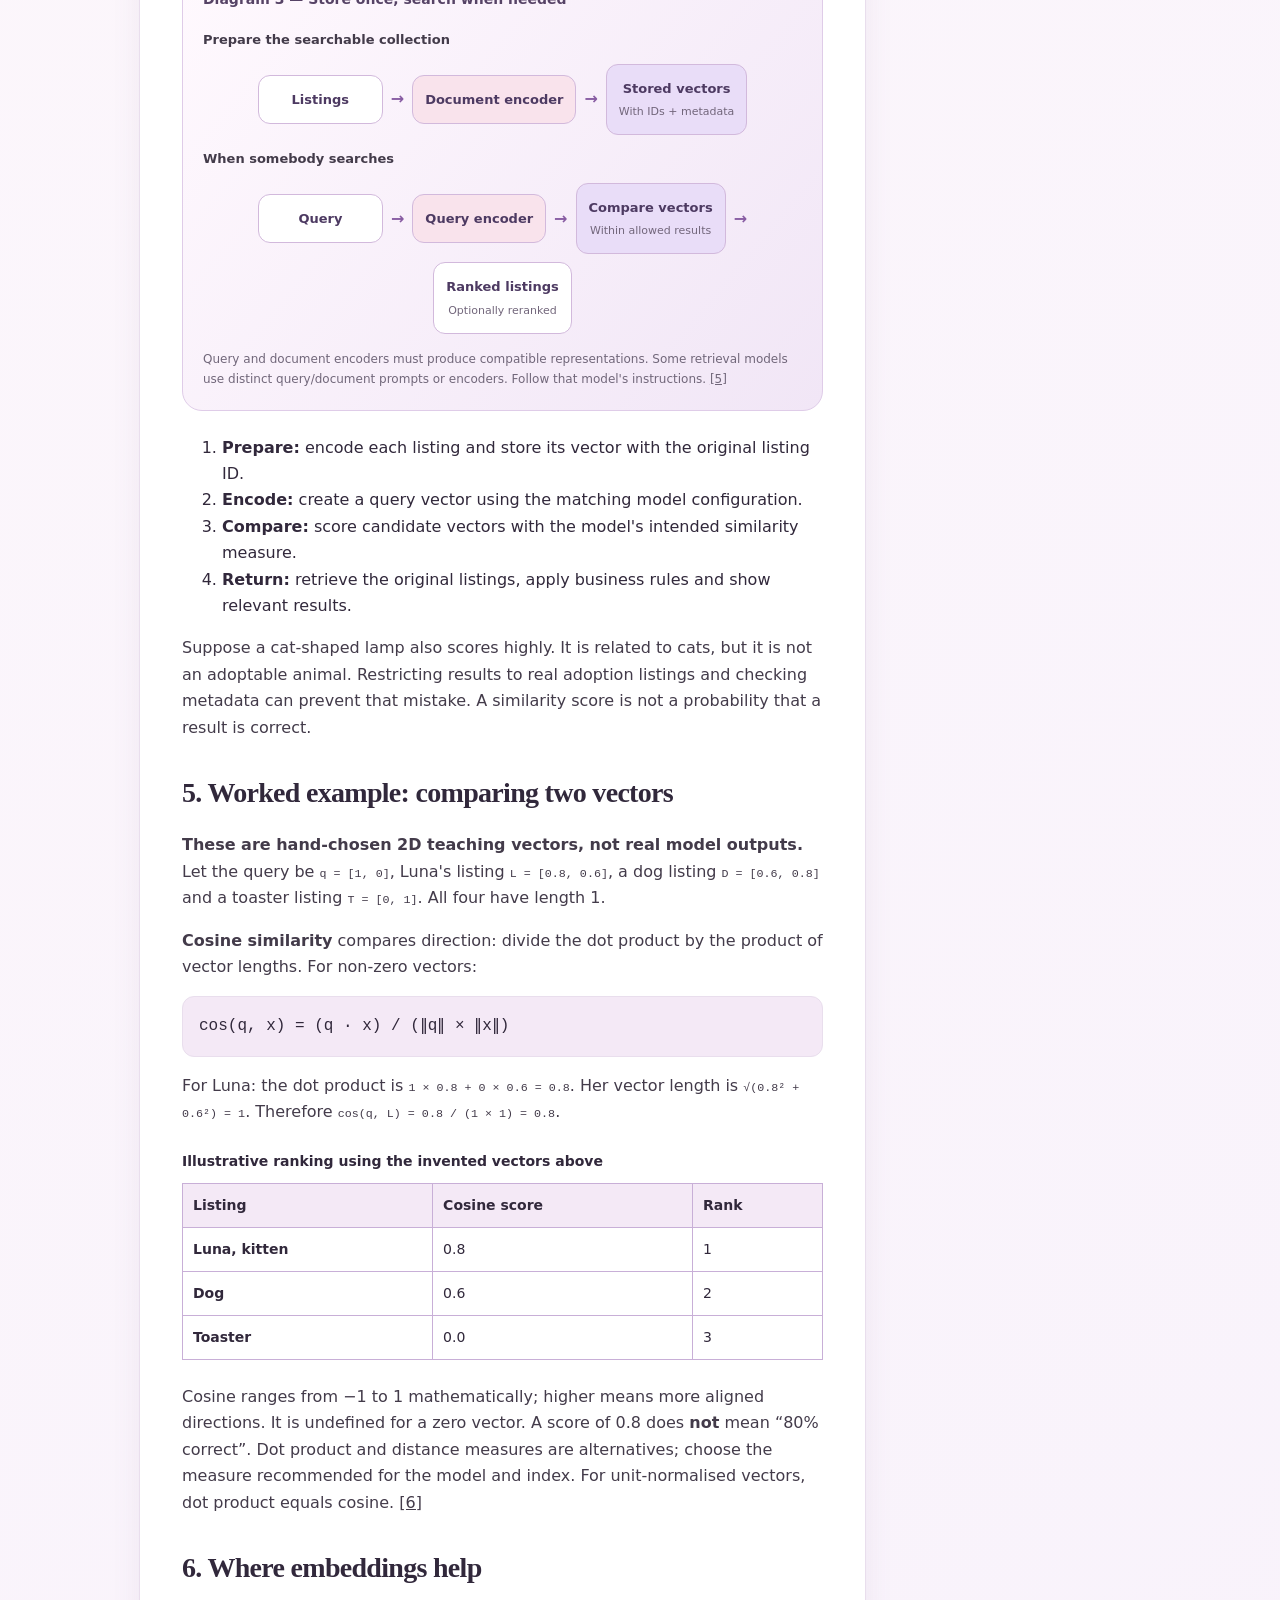
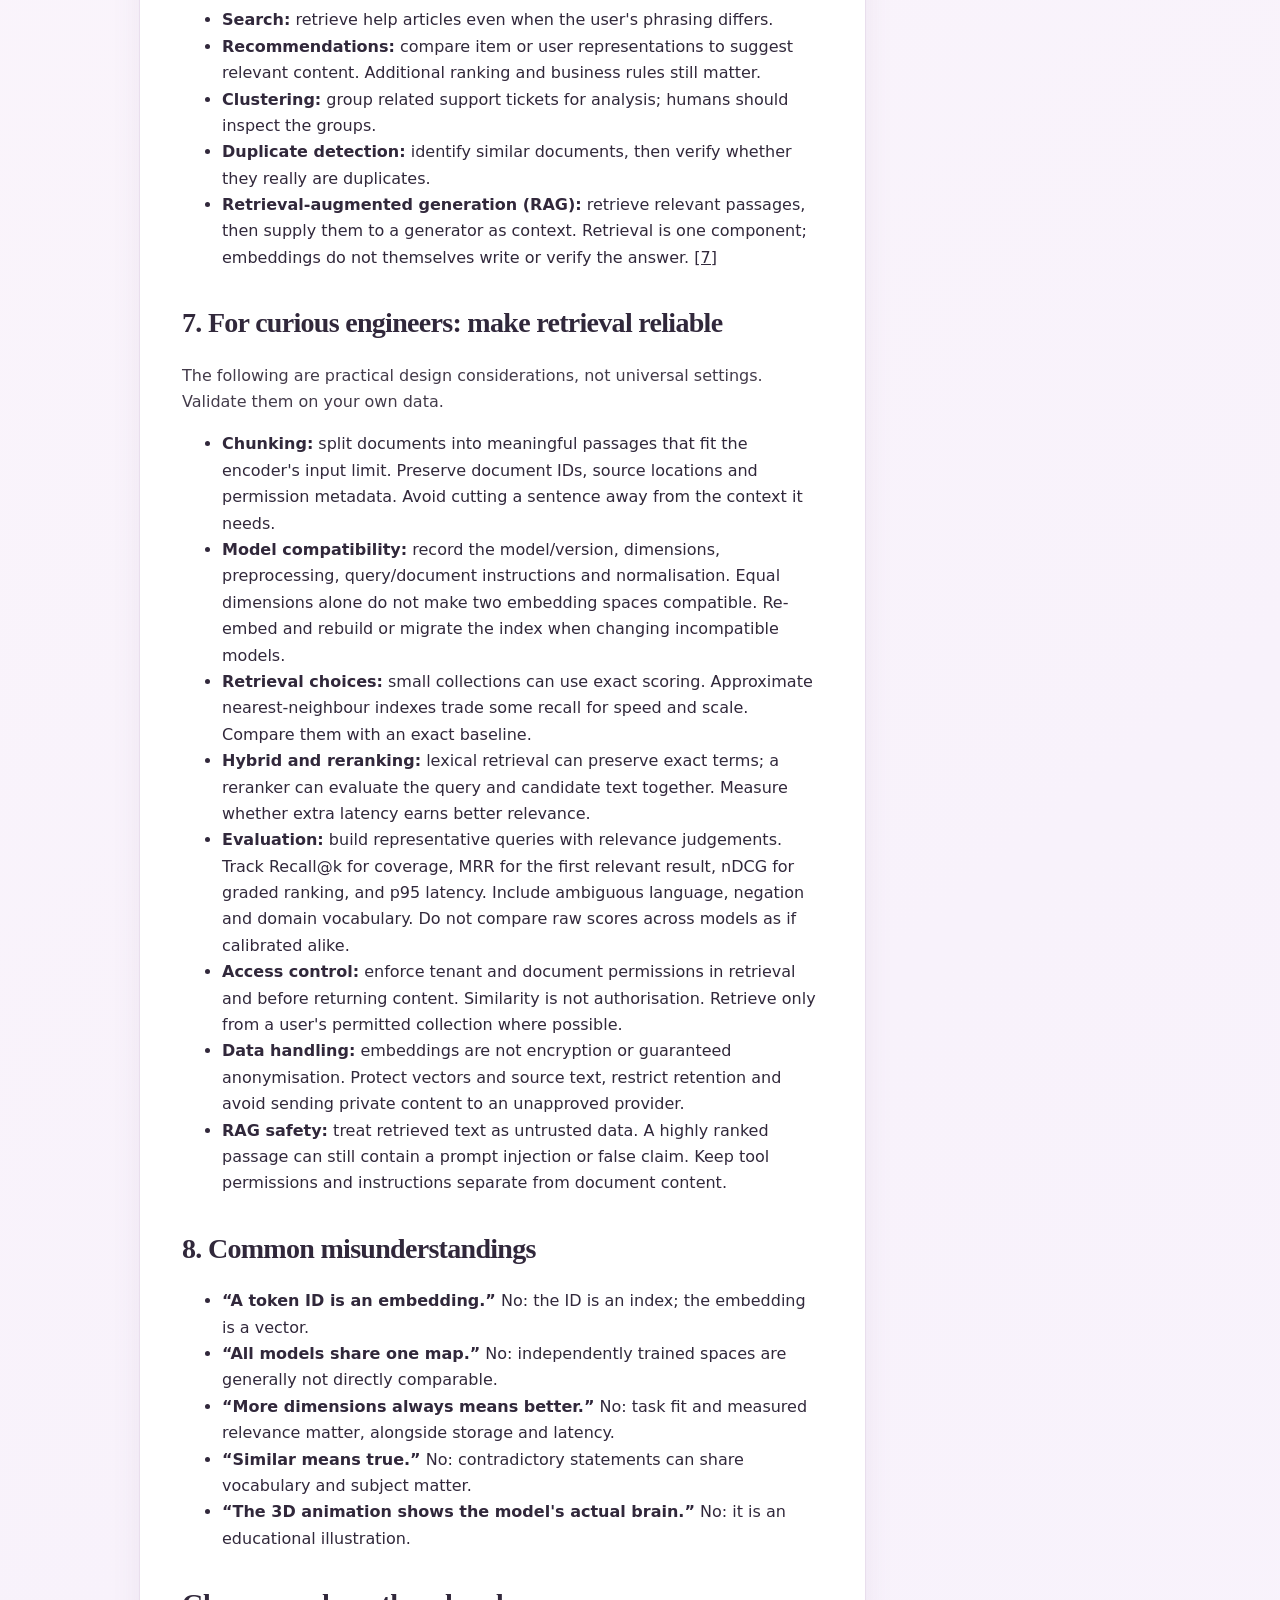
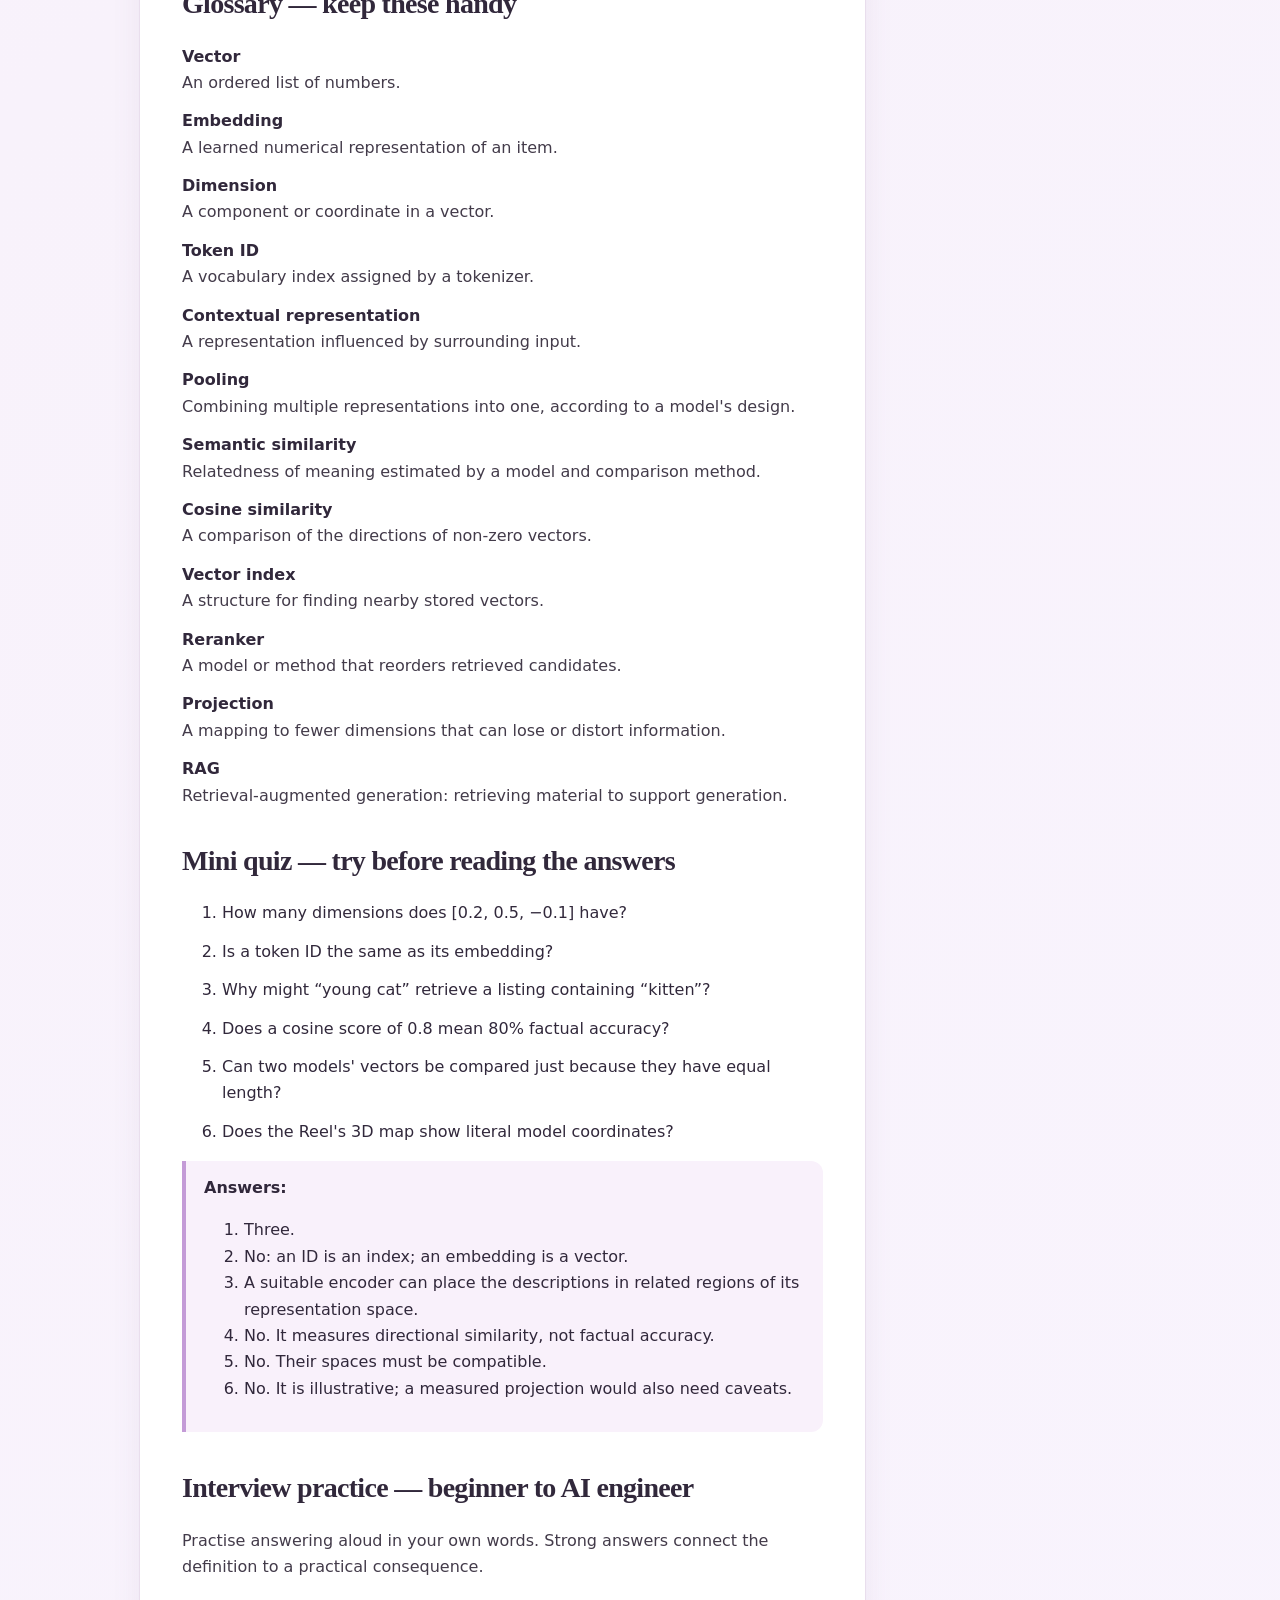
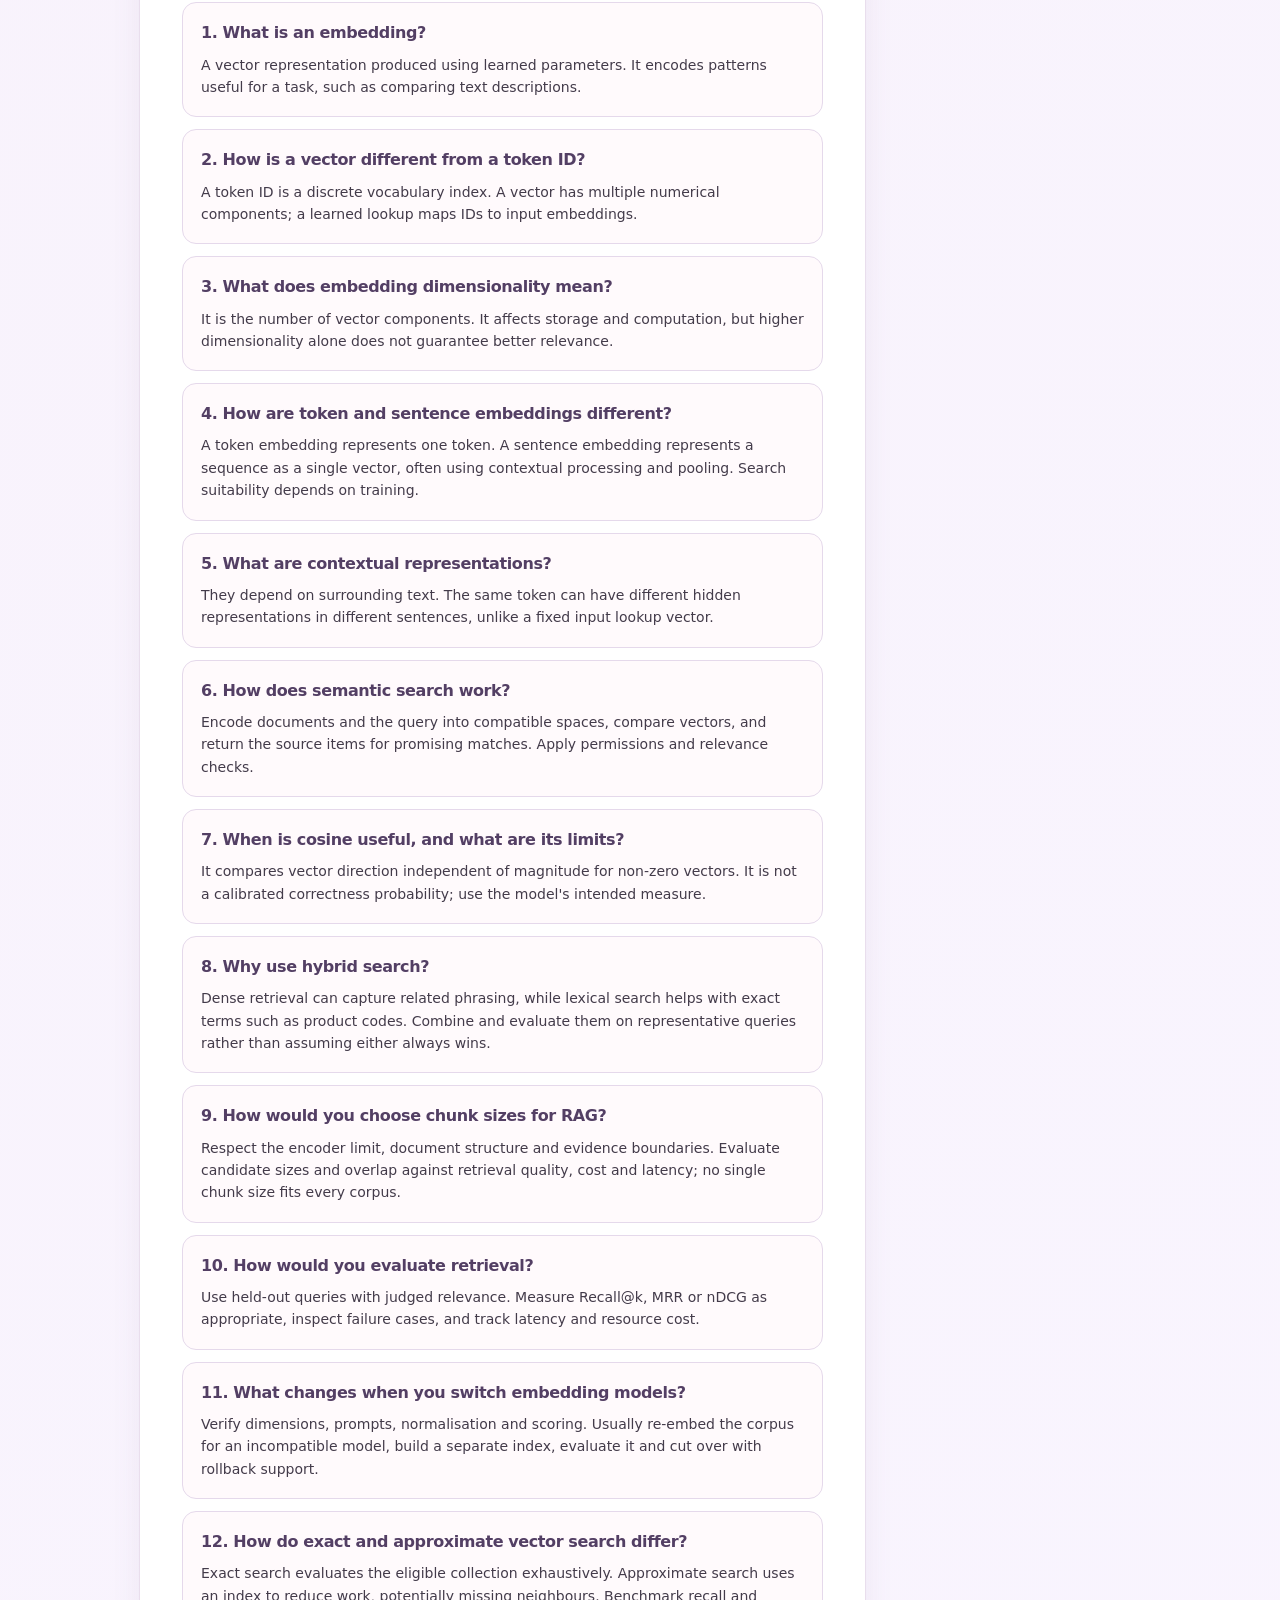
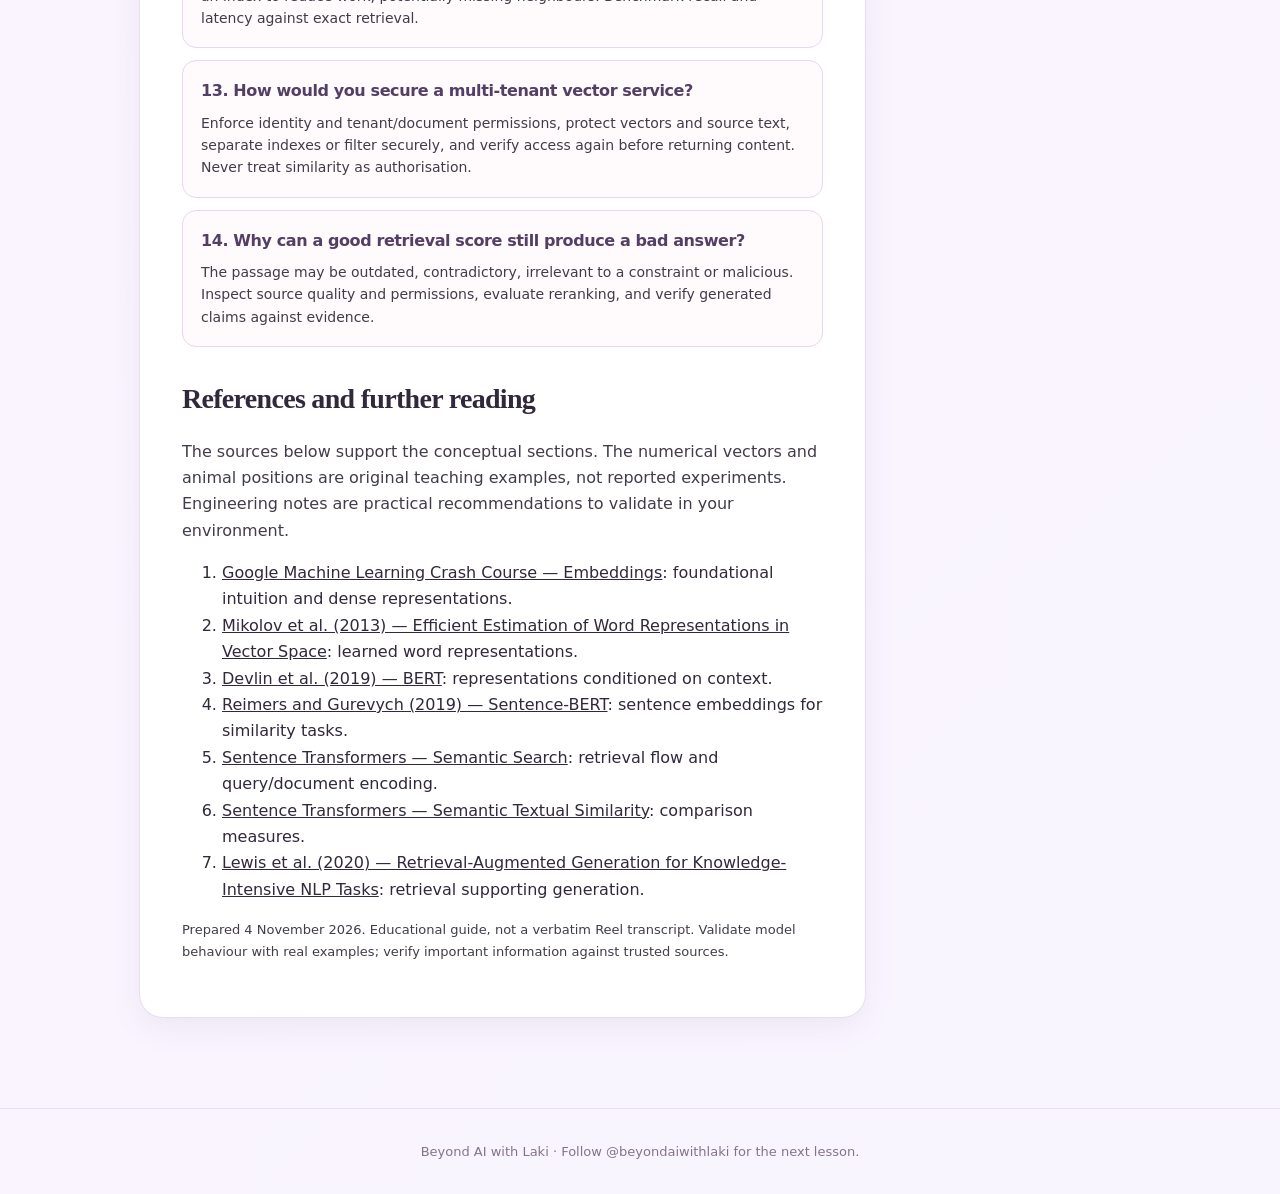
<file: day/3/index.html>
<!doctype html>
<html lang="en">
<head>
<meta charset="utf-8">
<meta name="viewport" content="width=device-width,initial-scale=1">
<title>Day 03: What Are Embeddings? | Beyond AI with Laki</title>
<meta name="description" content="Understand AI embeddings, vectors and semantic search with illustrated examples, worked cosine similarity, a quiz and AI engineering interview practice.">
<link rel="stylesheet" href="/styles.css">
<link rel="stylesheet" href="/day/3/lesson.css">
</head>
<body>
<nav><a class="brand" href="/">BEYOND AI WITH LAKI</a><a class="nav-link" href="/">← Library</a></nav>
<main><div class="note-layout">
<article class="notes-content" id="notes">
<div class="eyebrow">30 DAYS OF LLMs · DAY 03</div>
<h1>What are embeddings?</h1>
<p class="tag">Illustrated learning guide · Beginner to AI engineer</p>
<p class="lead">How a search for a playful young cat can find an energetic kitten—even when the words are different.</p>
<div class="info"><strong>One-minute takeaway:</strong> An embedding is a numerical representation produced by a learned model. It can represent a token, sentence, document or another kind of data. Suitable embeddings let a system compare related items mathematically. They capture useful patterns, not a perfect understanding of the world.</div>
<div class="lesson-toc no-print" aria-label="Lesson contents"><strong>In this guide</strong><a href="#basics">The basics</a><a href="#map">Map of meaning</a><a href="#search">Semantic search</a><a href="#math">Worked numbers</a><a href="#engineering">Engineering notes</a><a href="#quiz">Quiz</a><a href="#interviews">Interview practice</a><a href="#references">References</a></div>

<h2 id="basics">1. A vector is a list of numbers</h2>
<p>A <strong>vector</strong> is an ordered list of numbers. For example, <code>[0.2, −0.4, 0.7]</code> has three components, so we call it a three-dimensional vector. Order matters: swapping components changes the vector.</p>
<p>An <strong>embedding</strong> uses a vector to represent an item in a learned space. The numbers are produced using model parameters learned during training. They are not a dictionary definition, a confidence score or an arbitrary identification number.</p>
<p>Imagine a map where related ideas tend to appear near each other. That is a useful starting picture. The actual relationships depend on the model, its training objective and the similarity measure we choose. See <a href="#ref-google">[1]</a> and <a href="#ref-word2vec">[2]</a>.</p>

<h2>2. From text to a representation</h2>
<p>In a typical language model, a tokenizer first turns text into token IDs. Each ID selects a learned input vector. The model then processes these vectors in context, producing representations that depend on surrounding tokens. For example, the representation of <em>bank</em> can differ between a river bank and a savings bank. <a href="#ref-bert">[3]</a></p>
<p>For semantic search, a <strong>text embedding model</strong> produces a vector for a sentence or passage. Many encoders combine token-level representations through an operation called pooling, though architectures vary. A raw token embedding and a search-ready sentence embedding are different things. <a href="#ref-sbert">[4]</a></p>
<figure class="diagram"><figcaption><strong>Diagram 1 — Two related uses of embeddings</strong></figcaption>
<p class="small"><strong>Inside a language model</strong></p><div class="diagram-flow"><span class="diagram-node text-node">Text<small>“a young cat”</small></span><span class="diagram-arrow" aria-hidden="true">→</span><span class="diagram-node pink-node">Tokenizer<small>Token IDs</small></span><span class="diagram-arrow" aria-hidden="true">→</span><span class="diagram-node lavender-node">Input vectors<small>Learned lookup</small></span><span class="diagram-arrow" aria-hidden="true">→</span><span class="diagram-node">Model layers<small>Contextual processing</small></span></div>
<p class="small"><strong>For text search</strong></p><div class="diagram-flow"><span class="diagram-node text-node">Sentence / passage</span><span class="diagram-arrow" aria-hidden="true">→</span><span class="diagram-node pink-node">Embedding model<small>Encodes the text</small></span><span class="diagram-arrow" aria-hidden="true">→</span><span class="diagram-node lavender-node">One search vector<small>Compare with others</small></span></div>
<p class="diagram-note">Conceptual flows. Tokenisation also occurs inside typical text embedding models; the second row hides internal steps for clarity. Example numbers on this page are invented teaching values.</p></figure>
<div class="info"><strong>How does the model learn this?</strong> Training adjusts parameters using a task-specific loss. Word models can learn from neighbouring words; retrieval models can learn to score relevant query–passage pairs above unsuitable pairs. “Close” means useful under that training setup, not universally equivalent. <a href="#ref-word2vec">[2]</a> <a href="#ref-sbert">[4]</a></div>

<h2 id="map">3. Kitten, cat and dog: a map of meaning</h2>
<p>Kitten and cat share many associations. Dog shares others, such as being a pet. An animal-focused representation might place kitten and cat near each other, with dog somewhat further away and toaster elsewhere. This is an <strong>illustration, not a measured ranking</strong>: another model or context may organise them differently.</p>
<figure class="diagram"><figcaption id="map-caption"><strong>Diagram 2 — An illustrative semantic neighbourhood</strong></figcaption>
<svg class="semantic-map" viewBox="0 0 520 290" role="img" aria-labelledby="map-title map-desc"><title id="map-title">Illustrative map of related concepts</title><desc id="map-desc">Kitten and cat are grouped close together. Dog is nearby and toaster is further away. These positions are invented, not output from an embedding model.</desc><rect x="10" y="10" width="500" height="270" rx="18" fill="#fffafc" stroke="#c8afd7"/><ellipse cx="165" cy="130" rx="130" ry="96" fill="#f4e7f8"/><path d="M104 109 L183 139 L270 184" fill="none" stroke="#77558c" stroke-width="3" stroke-dasharray="7 5"/><circle cx="104" cy="109" r="12" fill="#9b4272"/><circle cx="183" cy="139" r="12" fill="#704e83"/><circle cx="270" cy="184" r="12" fill="#704e83"/><circle cx="418" cy="75" r="12" fill="#665e70"/><g fill="#31283b" font-size="19" font-family="system-ui,sans-serif"><text x="66" y="86">Kitten</text><text x="168" y="117">Cat</text><text x="254" y="221">Dog</text><text x="376" y="52">Toaster</text></g><text x="38" y="259" fill="#665e70" font-size="14" font-family="system-ui,sans-serif">Illustrative positions · no measured distances</text></svg>
<p class="diagram-note">Real embeddings commonly have hundreds or thousands of dimensions, depending on the model. This 2D map and the Reel's 3D universe are teaching illustrations—not literal internal representations. A real 2D/3D projection can also distort distances and neighbourhoods.</p></figure>
<p>Do not read a component as “the cat number” or “the friendliness number”. Individual dimensions usually do not have clean, fixed human labels. Meaningful patterns are distributed across the representation.</p>

<h2 id="search">4. Semantic search: meet Luna</h2>
<p>You search an adoption website for <strong>“a playful young cat”</strong>. Luna's listing says <strong>“An energetic kitten looking for a home.”</strong> A suitable search model can connect those descriptions even without an exact phrase match. Keyword search remains useful for exact identifiers and names; many real systems combine lexical and vector retrieval.</p>
<figure class="diagram"><figcaption><strong>Diagram 3 — Store once, search when needed</strong></figcaption><p class="small"><strong>Prepare the searchable collection</strong></p><div class="diagram-flow"><span class="diagram-node text-node">Listings</span><span class="diagram-arrow" aria-hidden="true">→</span><span class="diagram-node pink-node">Document encoder</span><span class="diagram-arrow" aria-hidden="true">→</span><span class="diagram-node lavender-node">Stored vectors<small>With IDs + metadata</small></span></div><p class="small"><strong>When somebody searches</strong></p><div class="diagram-flow"><span class="diagram-node text-node">Query</span><span class="diagram-arrow" aria-hidden="true">→</span><span class="diagram-node pink-node">Query encoder</span><span class="diagram-arrow" aria-hidden="true">→</span><span class="diagram-node lavender-node">Compare vectors<small>Within allowed results</small></span><span class="diagram-arrow" aria-hidden="true">→</span><span class="diagram-node">Ranked listings<small>Optionally reranked</small></span></div><p class="diagram-note">Query and document encoders must produce compatible representations. Some retrieval models use distinct query/document prompts or encoders. Follow that model's instructions. <a href="#ref-search">[5]</a></p></figure>
<ol><li><strong>Prepare:</strong> encode each listing and store its vector with the original listing ID.</li><li><strong>Encode:</strong> create a query vector using the matching model configuration.</li><li><strong>Compare:</strong> score candidate vectors with the model's intended similarity measure.</li><li><strong>Return:</strong> retrieve the original listings, apply business rules and show relevant results.</li></ol>
<p>Suppose a cat-shaped lamp also scores highly. It is related to cats, but it is not an adoptable animal. Restricting results to real adoption listings and checking metadata can prevent that mistake. A similarity score is not a probability that a result is correct.</p>

<h2 id="math">5. Worked example: comparing two vectors</h2>
<p><strong>These are hand-chosen 2D teaching vectors, not real model outputs.</strong> Let the query be <code>q = [1, 0]</code>, Luna's listing <code>L = [0.8, 0.6]</code>, a dog listing <code>D = [0.6, 0.8]</code> and a toaster listing <code>T = [0, 1]</code>. All four have length 1.</p>
<p><strong>Cosine similarity</strong> compares direction: divide the dot product by the product of vector lengths. For non-zero vectors:</p>
<div class="formula">cos(q, x) = (q · x) / (‖q‖ × ‖x‖)</div>
<p>For Luna: the dot product is <code>1 × 0.8 + 0 × 0.6 = 0.8</code>. Her vector length is <code>√(0.8² + 0.6²) = 1</code>. Therefore <code>cos(q, L) = 0.8 / (1 × 1) = 0.8</code>.</p>
<div class="table-wrap"><table><caption>Illustrative ranking using the invented vectors above</caption><thead><tr><th scope="col">Listing</th><th scope="col">Cosine score</th><th scope="col">Rank</th></tr></thead><tbody><tr><th scope="row">Luna, kitten</th><td>0.8</td><td>1</td></tr><tr><th scope="row">Dog</th><td>0.6</td><td>2</td></tr><tr><th scope="row">Toaster</th><td>0.0</td><td>3</td></tr></tbody></table></div>
<p>Cosine ranges from −1 to 1 mathematically; higher means more aligned directions. It is undefined for a zero vector. A score of 0.8 does <strong>not</strong> mean “80% correct”. Dot product and distance measures are alternatives; choose the measure recommended for the model and index. For unit-normalised vectors, dot product equals cosine. <a href="#ref-similarity">[6]</a></p>

<h2>6. Where embeddings help</h2>
<ul><li><strong>Search:</strong> retrieve help articles even when the user's phrasing differs.</li><li><strong>Recommendations:</strong> compare item or user representations to suggest relevant content. Additional ranking and business rules still matter.</li><li><strong>Clustering:</strong> group related support tickets for analysis; humans should inspect the groups.</li><li><strong>Duplicate detection:</strong> identify similar documents, then verify whether they really are duplicates.</li><li><strong>Retrieval-augmented generation (RAG):</strong> retrieve relevant passages, then supply them to a generator as context. Retrieval is one component; embeddings do not themselves write or verify the answer. <a href="#ref-rag">[7]</a></li></ul>

<h2 id="engineering">7. For curious engineers: make retrieval reliable</h2>
<p>The following are practical design considerations, not universal settings. Validate them on your own data.</p>
<ul><li><strong>Chunking:</strong> split documents into meaningful passages that fit the encoder's input limit. Preserve document IDs, source locations and permission metadata. Avoid cutting a sentence away from the context it needs.</li><li><strong>Model compatibility:</strong> record the model/version, dimensions, preprocessing, query/document instructions and normalisation. Equal dimensions alone do not make two embedding spaces compatible. Re-embed and rebuild or migrate the index when changing incompatible models.</li><li><strong>Retrieval choices:</strong> small collections can use exact scoring. Approximate nearest-neighbour indexes trade some recall for speed and scale. Compare them with an exact baseline.</li><li><strong>Hybrid and reranking:</strong> lexical retrieval can preserve exact terms; a reranker can evaluate the query and candidate text together. Measure whether extra latency earns better relevance.</li><li><strong>Evaluation:</strong> build representative queries with relevance judgements. Track Recall@k for coverage, MRR for the first relevant result, nDCG for graded ranking, and p95 latency. Include ambiguous language, negation and domain vocabulary. Do not compare raw scores across models as if calibrated alike.</li><li><strong>Access control:</strong> enforce tenant and document permissions in retrieval and before returning content. Similarity is not authorisation. Retrieve only from a user's permitted collection where possible.</li><li><strong>Data handling:</strong> embeddings are not encryption or guaranteed anonymisation. Protect vectors and source text, restrict retention and avoid sending private content to an unapproved provider.</li><li><strong>RAG safety:</strong> treat retrieved text as untrusted data. A highly ranked passage can still contain a prompt injection or false claim. Keep tool permissions and instructions separate from document content.</li></ul>

<h2>8. Common misunderstandings</h2>
<ul><li><strong>“A token ID is an embedding.”</strong> No: the ID is an index; the embedding is a vector.</li><li><strong>“All models share one map.”</strong> No: independently trained spaces are generally not directly comparable.</li><li><strong>“More dimensions always means better.”</strong> No: task fit and measured relevance matter, alongside storage and latency.</li><li><strong>“Similar means true.”</strong> No: contradictory statements can share vocabulary and subject matter.</li><li><strong>“The 3D animation shows the model's actual brain.”</strong> No: it is an educational illustration.</li></ul>

<h2>Glossary — keep these handy</h2>
<dl><dt>Vector</dt><dd>An ordered list of numbers.</dd><dt>Embedding</dt><dd>A learned numerical representation of an item.</dd><dt>Dimension</dt><dd>A component or coordinate in a vector.</dd><dt>Token ID</dt><dd>A vocabulary index assigned by a tokenizer.</dd><dt>Contextual representation</dt><dd>A representation influenced by surrounding input.</dd><dt>Pooling</dt><dd>Combining multiple representations into one, according to a model's design.</dd><dt>Semantic similarity</dt><dd>Relatedness of meaning estimated by a model and comparison method.</dd><dt>Cosine similarity</dt><dd>A comparison of the directions of non-zero vectors.</dd><dt>Vector index</dt><dd>A structure for finding nearby stored vectors.</dd><dt>Reranker</dt><dd>A model or method that reorders retrieved candidates.</dd><dt>Projection</dt><dd>A mapping to fewer dimensions that can lose or distort information.</dd><dt>RAG</dt><dd>Retrieval-augmented generation: retrieving material to support generation.</dd></dl>

<h2 class="pagebreak" id="quiz">Mini quiz — try before reading the answers</h2>
<ol class="quiz"><li>How many dimensions does [0.2, 0.5, −0.1] have?</li><li>Is a token ID the same as its embedding?</li><li>Why might “young cat” retrieve a listing containing “kitten”?</li><li>Does a cosine score of 0.8 mean 80% factual accuracy?</li><li>Can two models' vectors be compared just because they have equal length?</li><li>Does the Reel's 3D map show literal model coordinates?</li></ol>
<div class="info"><strong>Answers:</strong><ol><li>Three.</li><li>No: an ID is an index; an embedding is a vector.</li><li>A suitable encoder can place the descriptions in related regions of its representation space.</li><li>No. It measures directional similarity, not factual accuracy.</li><li>No. Their spaces must be compatible.</li><li>No. It is illustrative; a measured projection would also need caveats.</li></ol></div>

<section class="interview-section" aria-labelledby="interviews"><h2 id="interviews">Interview practice — beginner to AI engineer</h2><p>Practise answering aloud in your own words. Strong answers connect the definition to a practical consequence.</p><div class="qa-list">
<div class="qa-item"><h3>1. What is an embedding?</h3><p>A vector representation produced using learned parameters. It encodes patterns useful for a task, such as comparing text descriptions.</p></div>
<div class="qa-item"><h3>2. How is a vector different from a token ID?</h3><p>A token ID is a discrete vocabulary index. A vector has multiple numerical components; a learned lookup maps IDs to input embeddings.</p></div>
<div class="qa-item"><h3>3. What does embedding dimensionality mean?</h3><p>It is the number of vector components. It affects storage and computation, but higher dimensionality alone does not guarantee better relevance.</p></div>
<div class="qa-item"><h3>4. How are token and sentence embeddings different?</h3><p>A token embedding represents one token. A sentence embedding represents a sequence as a single vector, often using contextual processing and pooling. Search suitability depends on training.</p></div>
<div class="qa-item"><h3>5. What are contextual representations?</h3><p>They depend on surrounding text. The same token can have different hidden representations in different sentences, unlike a fixed input lookup vector.</p></div>
<div class="qa-item"><h3>6. How does semantic search work?</h3><p>Encode documents and the query into compatible spaces, compare vectors, and return the source items for promising matches. Apply permissions and relevance checks.</p></div>
<div class="qa-item"><h3>7. When is cosine useful, and what are its limits?</h3><p>It compares vector direction independent of magnitude for non-zero vectors. It is not a calibrated correctness probability; use the model's intended measure.</p></div>
<div class="qa-item"><h3>8. Why use hybrid search?</h3><p>Dense retrieval can capture related phrasing, while lexical search helps with exact terms such as product codes. Combine and evaluate them on representative queries rather than assuming either always wins.</p></div>
<div class="qa-item"><h3>9. How would you choose chunk sizes for RAG?</h3><p>Respect the encoder limit, document structure and evidence boundaries. Evaluate candidate sizes and overlap against retrieval quality, cost and latency; no single chunk size fits every corpus.</p></div>
<div class="qa-item"><h3>10. How would you evaluate retrieval?</h3><p>Use held-out queries with judged relevance. Measure Recall@k, MRR or nDCG as appropriate, inspect failure cases, and track latency and resource cost.</p></div>
<div class="qa-item"><h3>11. What changes when you switch embedding models?</h3><p>Verify dimensions, prompts, normalisation and scoring. Usually re-embed the corpus for an incompatible model, build a separate index, evaluate it and cut over with rollback support.</p></div>
<div class="qa-item"><h3>12. How do exact and approximate vector search differ?</h3><p>Exact search evaluates the eligible collection exhaustively. Approximate search uses an index to reduce work, potentially missing neighbours. Benchmark recall and latency against exact retrieval.</p></div>
<div class="qa-item"><h3>13. How would you secure a multi-tenant vector service?</h3><p>Enforce identity and tenant/document permissions, protect vectors and source text, separate indexes or filter securely, and verify access again before returning content. Never treat similarity as authorisation.</p></div>
<div class="qa-item"><h3>14. Why can a good retrieval score still produce a bad answer?</h3><p>The passage may be outdated, contradictory, irrelevant to a constraint or malicious. Inspect source quality and permissions, evaluate reranking, and verify generated claims against evidence.</p></div>
</div></section>

<h2 id="references">References and further reading</h2>
<p>The sources below support the conceptual sections. The numerical vectors and animal positions are original teaching examples, not reported experiments. Engineering notes are practical recommendations to validate in your environment.</p>
<ol class="sources"><li id="ref-google"><a href="https://developers.google.com/machine-learning/crash-course/embeddings" rel="noopener noreferrer">Google Machine Learning Crash Course — Embeddings</a>: foundational intuition and dense representations.</li><li id="ref-word2vec"><a href="https://arxiv.org/abs/1301.3781" rel="noopener noreferrer">Mikolov et al. (2013) — Efficient Estimation of Word Representations in Vector Space</a>: learned word representations.</li><li id="ref-bert"><a href="https://arxiv.org/abs/1810.04805" rel="noopener noreferrer">Devlin et al. (2019) — BERT</a>: representations conditioned on context.</li><li id="ref-sbert"><a href="https://arxiv.org/abs/1908.10084" rel="noopener noreferrer">Reimers and Gurevych (2019) — Sentence-BERT</a>: sentence embeddings for similarity tasks.</li><li id="ref-search"><a href="https://www.sbert.net/examples/sentence_transformer/applications/semantic-search/README.html" rel="noopener noreferrer">Sentence Transformers — Semantic Search</a>: retrieval flow and query/document encoding.</li><li id="ref-similarity"><a href="https://www.sbert.net/docs/sentence_transformer/usage/semantic_textual_similarity.html" rel="noopener noreferrer">Sentence Transformers — Semantic Textual Similarity</a>: comparison measures.</li><li id="ref-rag"><a href="https://arxiv.org/abs/2005.11401" rel="noopener noreferrer">Lewis et al. (2020) — Retrieval-Augmented Generation for Knowledge-Intensive NLP Tasks</a>: retrieval supporting generation.</li></ol>
<p class="small">Prepared 4 November 2026. Educational guide, not a verbatim Reel transcript. Validate model behaviour with real examples; verify important information against trusted sources.</p>
</article>
<aside class="sidebar no-print"><div class="card"><span class="tag">FREE LEARNING NOTES</span><h3>Day 03</h3><p>Learn here or keep an offline copy.</p><button class="button primary" type="button" onclick="window.print()">Print / Save as PDF</button><p class="small">On mobile, use your browser's Share or Print option and choose Save as PDF. No account or email needed.</p><a class="nav-link" href="/day/2/">← Day 02: Tokens</a><br><a class="nav-link" href="/">← All lessons</a></div></aside>
</div></main><div class="footer">Beyond AI with Laki · Follow @beyondaiwithlaki for the next lesson.</div>
</body></html>
</file>
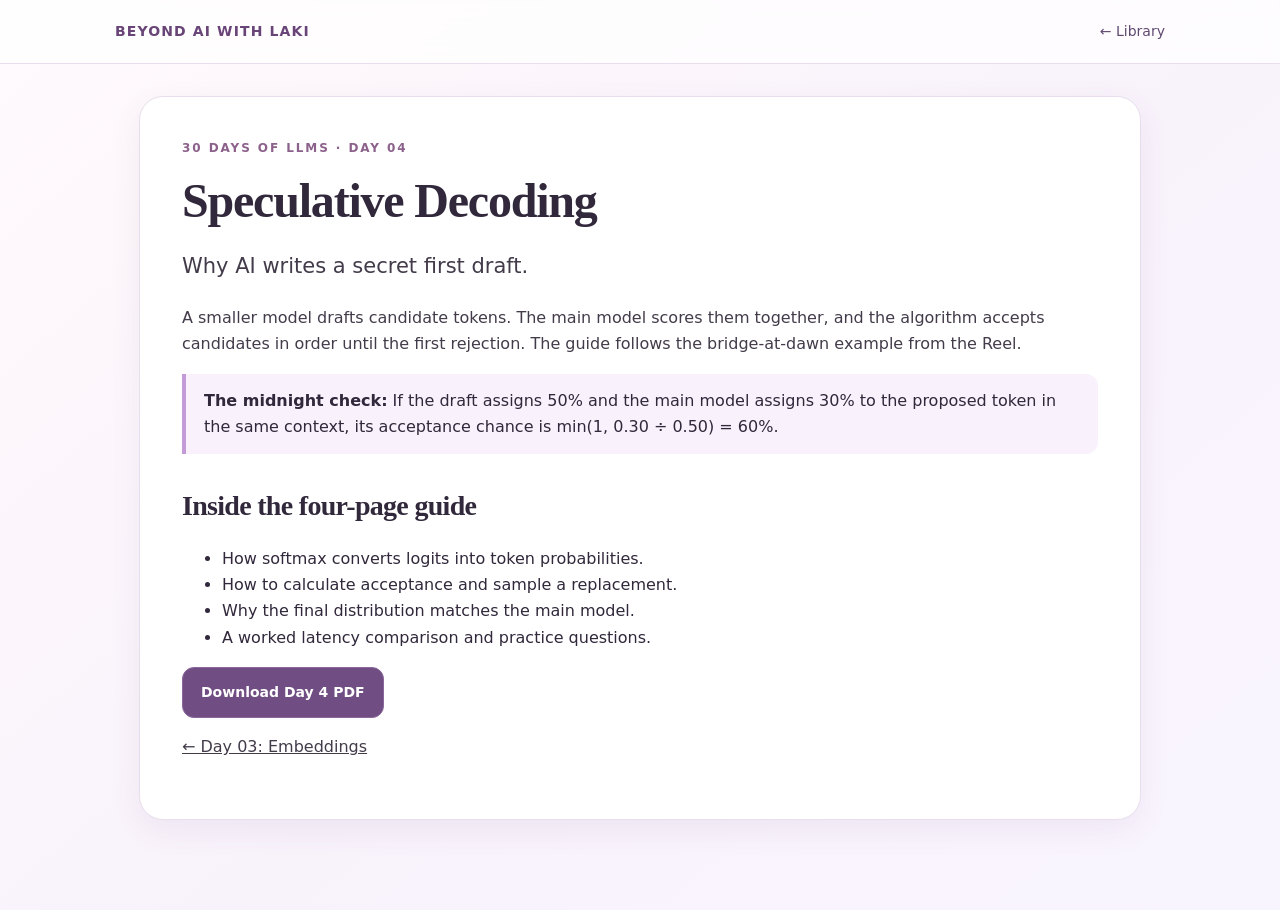
<file: day/4/index.html>
<!doctype html>
<html lang="en"><head><meta charset="utf-8"><meta name="viewport" content="width=device-width,initial-scale=1"><title>Day 04: Speculative Decoding | Beyond AI with Laki</title><link rel="stylesheet" href="/styles.css"></head>
<body><nav><a class="brand" href="/">BEYOND AI WITH LAKI</a><a class="nav-link" href="/">← Library</a></nav>
<main><article class="notes-content"><div class="eyebrow">30 DAYS OF LLMs · DAY 04</div><h1>Speculative Decoding</h1><p class="lead">Why AI writes a secret first draft.</p>
<p>A smaller model drafts candidate tokens. The main model scores them together, and the algorithm accepts candidates in order until the first rejection. The guide follows the bridge-at-dawn example from the Reel.</p>
<div class="info"><strong>The midnight check:</strong> If the draft assigns 50% and the main model assigns 30% to the proposed token in the same context, its acceptance chance is min(1, 0.30 ÷ 0.50) = 60%.</div>
<h2>Inside the four-page guide</h2><ul><li>How softmax converts logits into token probabilities.</li><li>How to calculate acceptance and sample a replacement.</li><li>Why the final distribution matches the main model.</li><li>A worked latency comparison and practice questions.</li></ul>
<p><a class="button primary" href="./Day4_Speculative_Decoding.pdf" download>Download Day 4 PDF</a></p><p><a href="/day/3/">← Day 03: Embeddings</a></p></article></main></body></html>
</file>
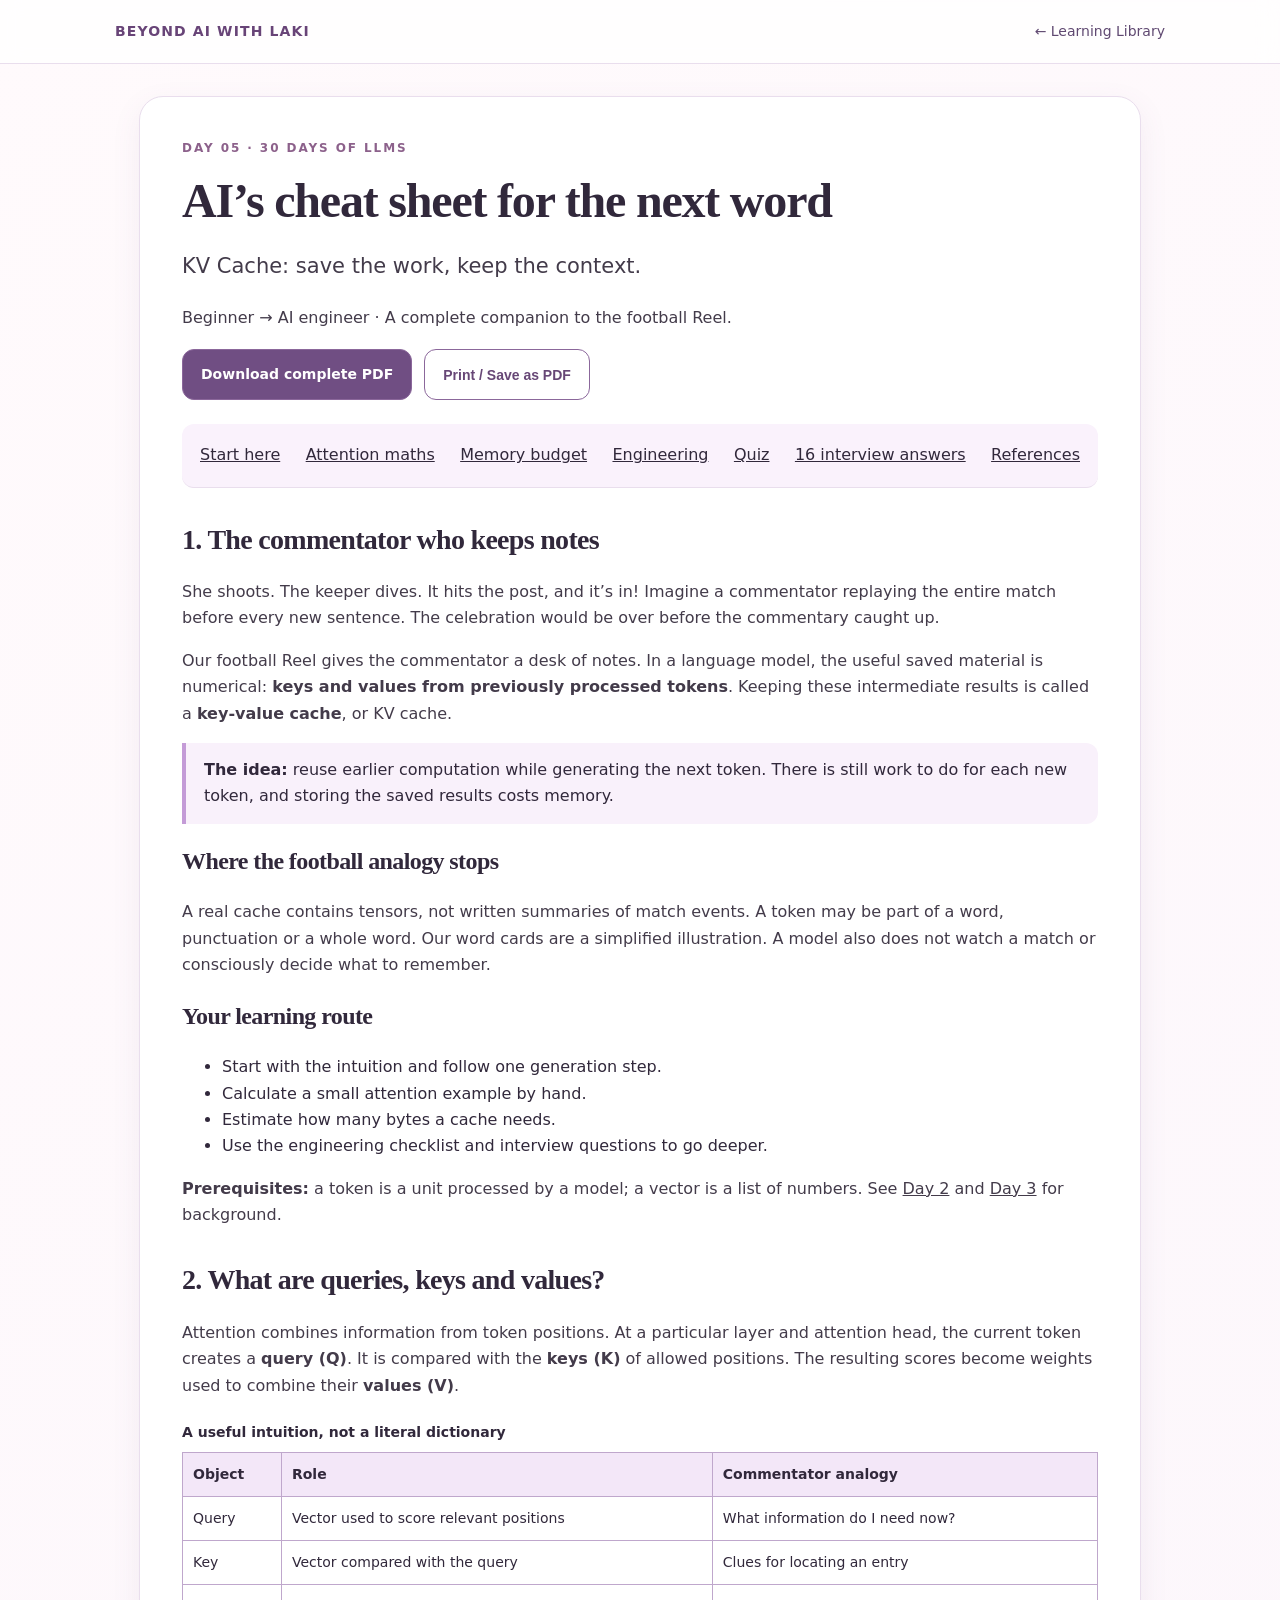
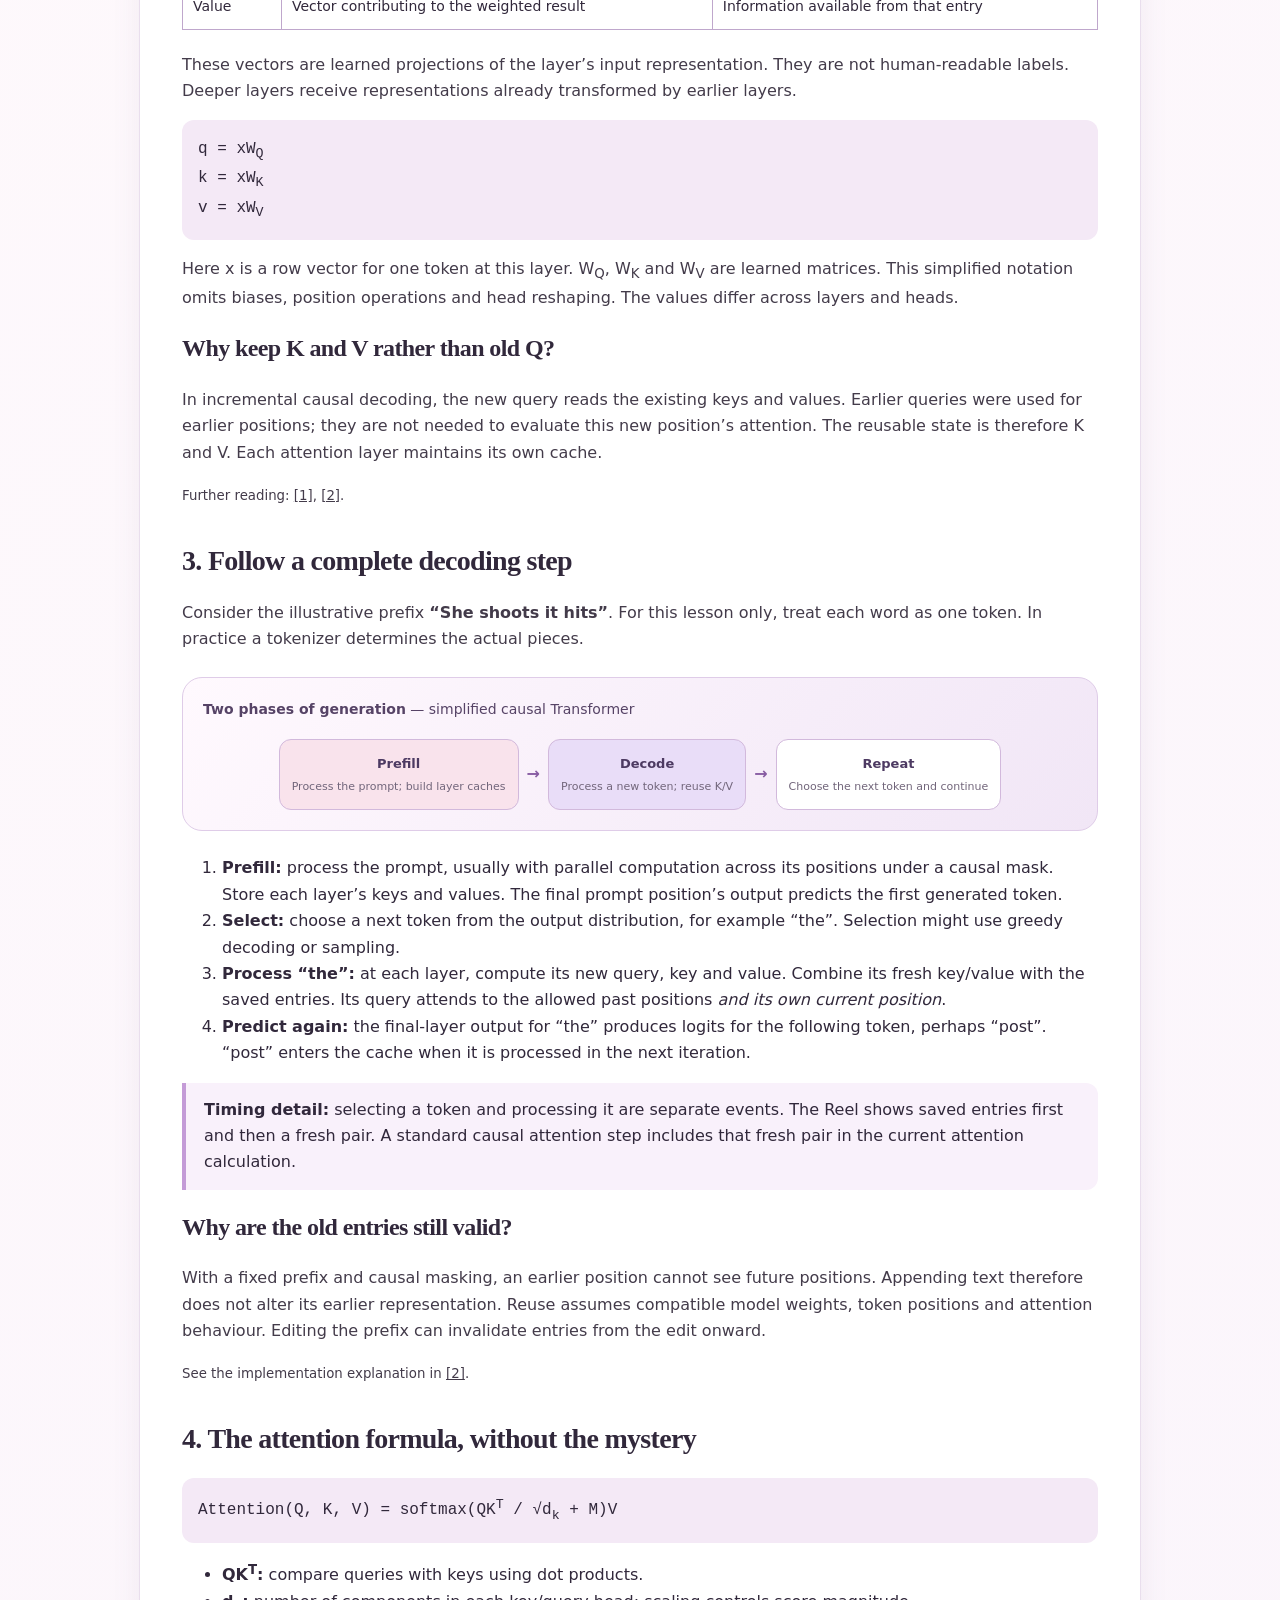
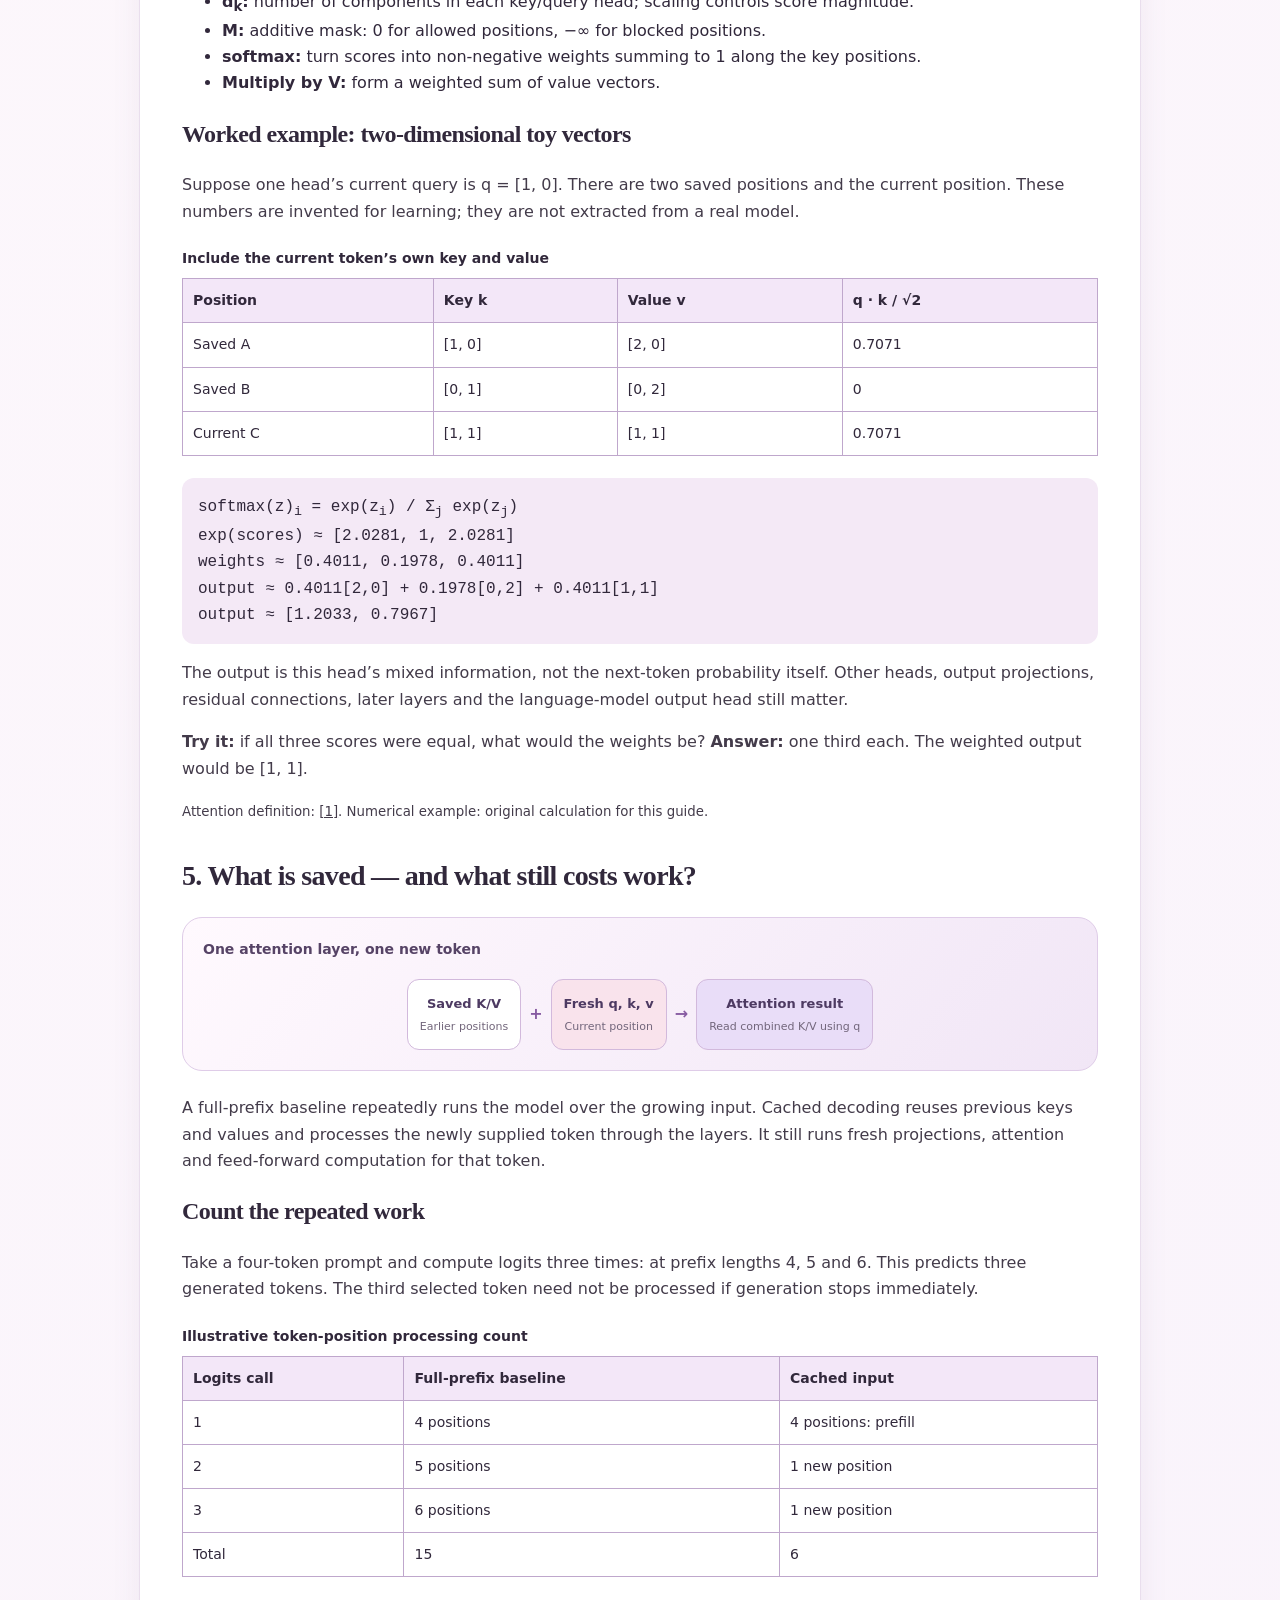
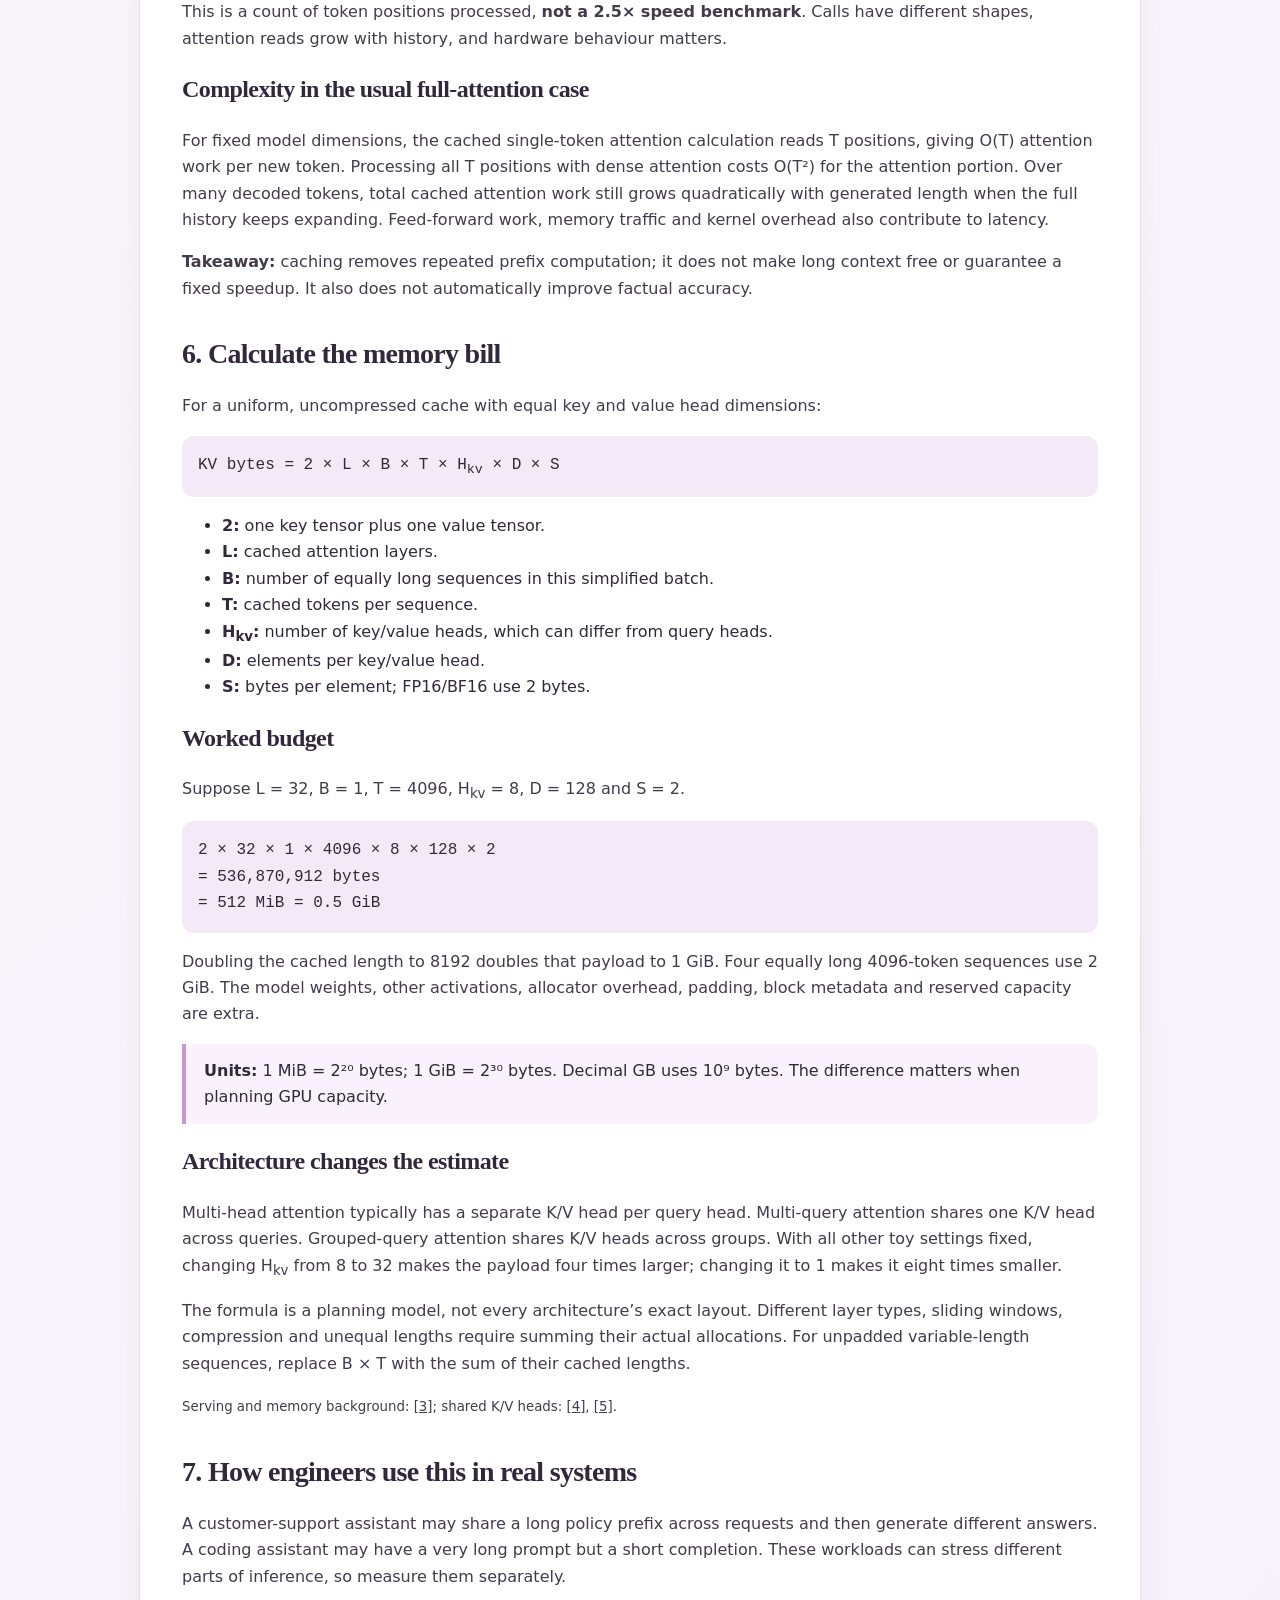
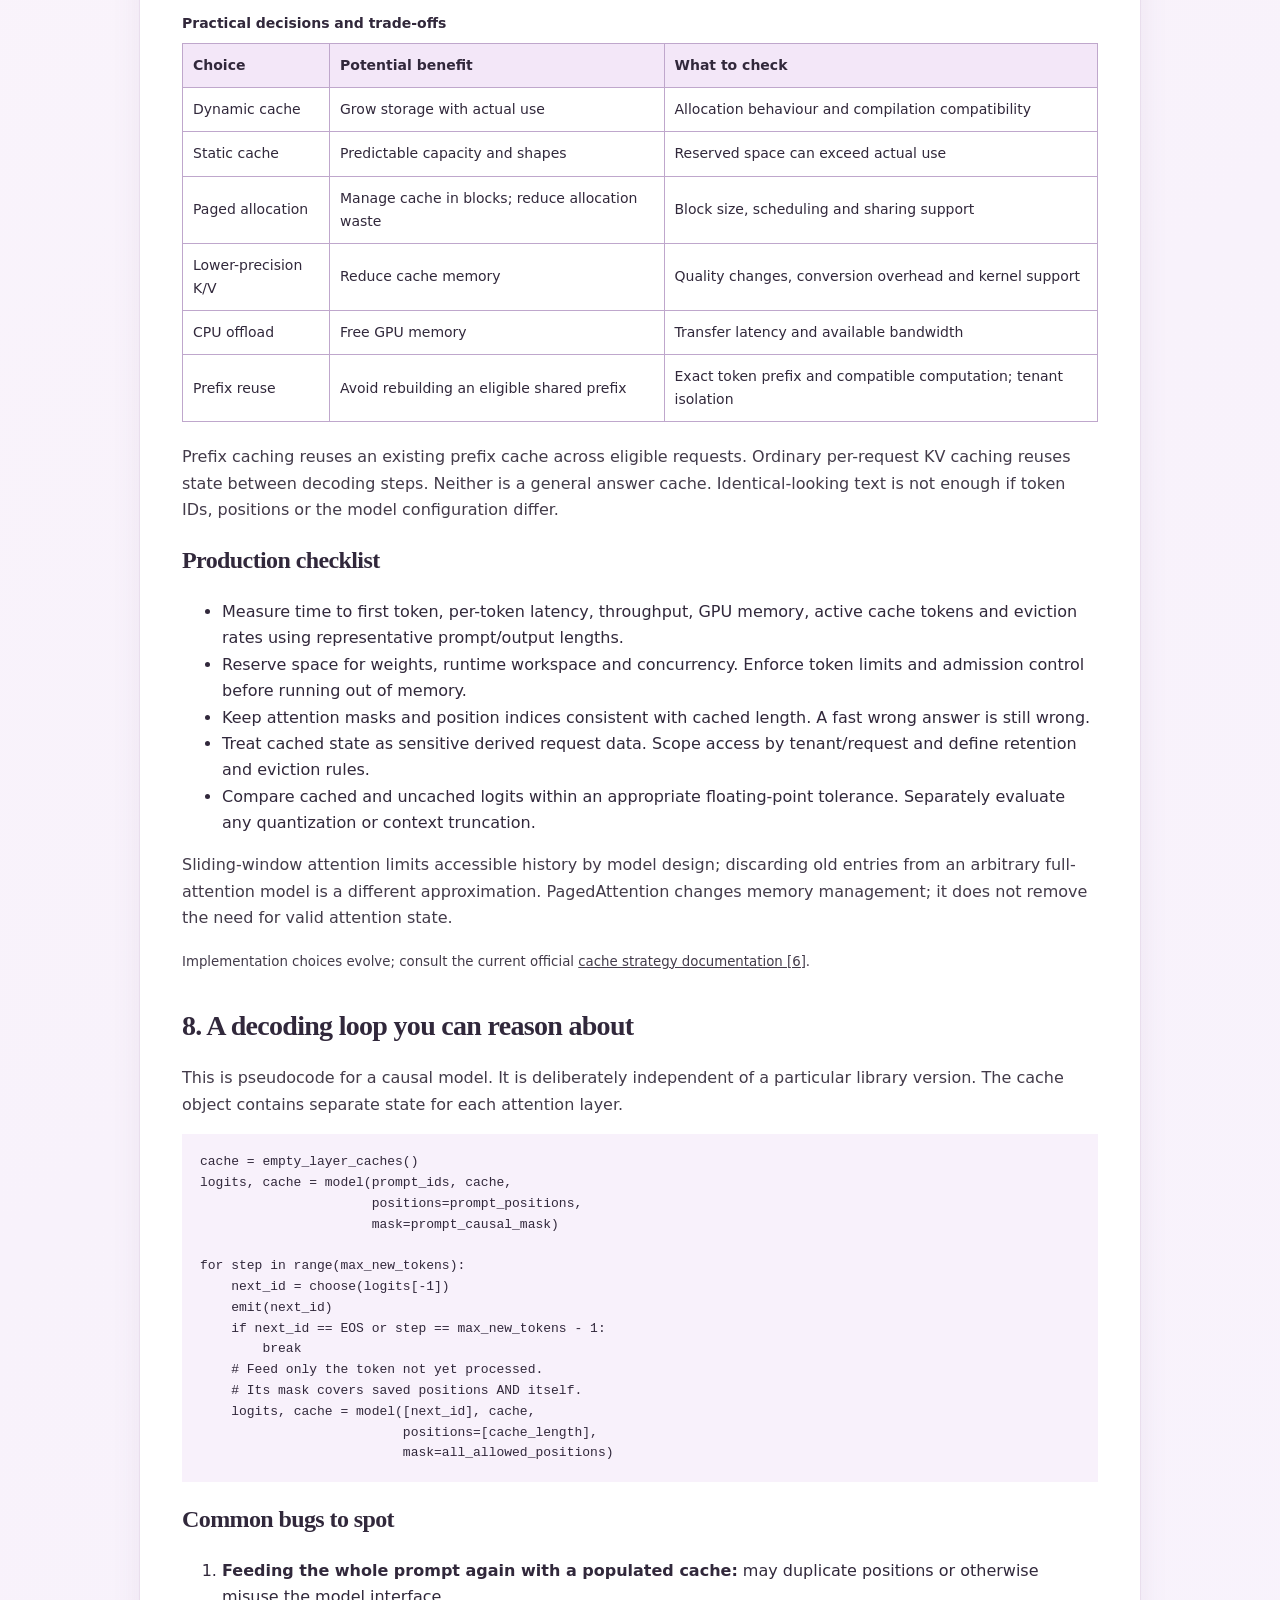
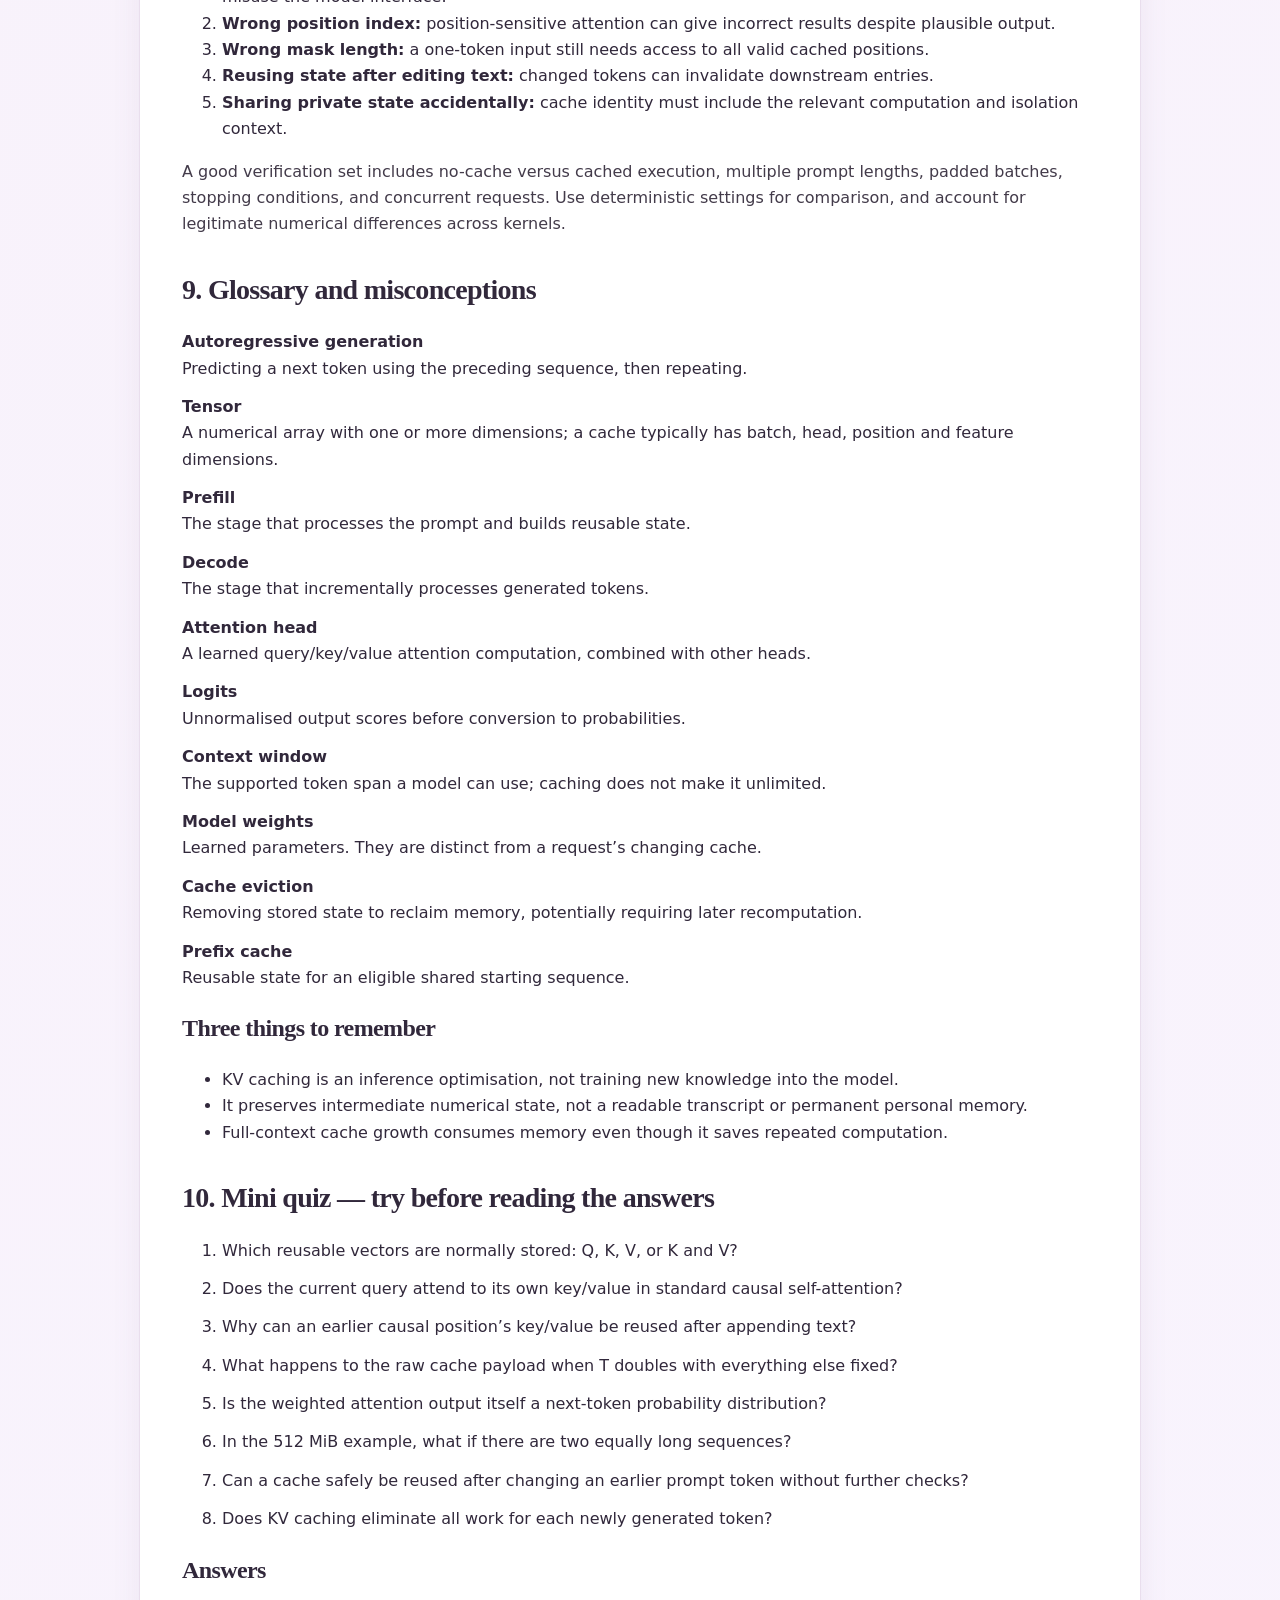
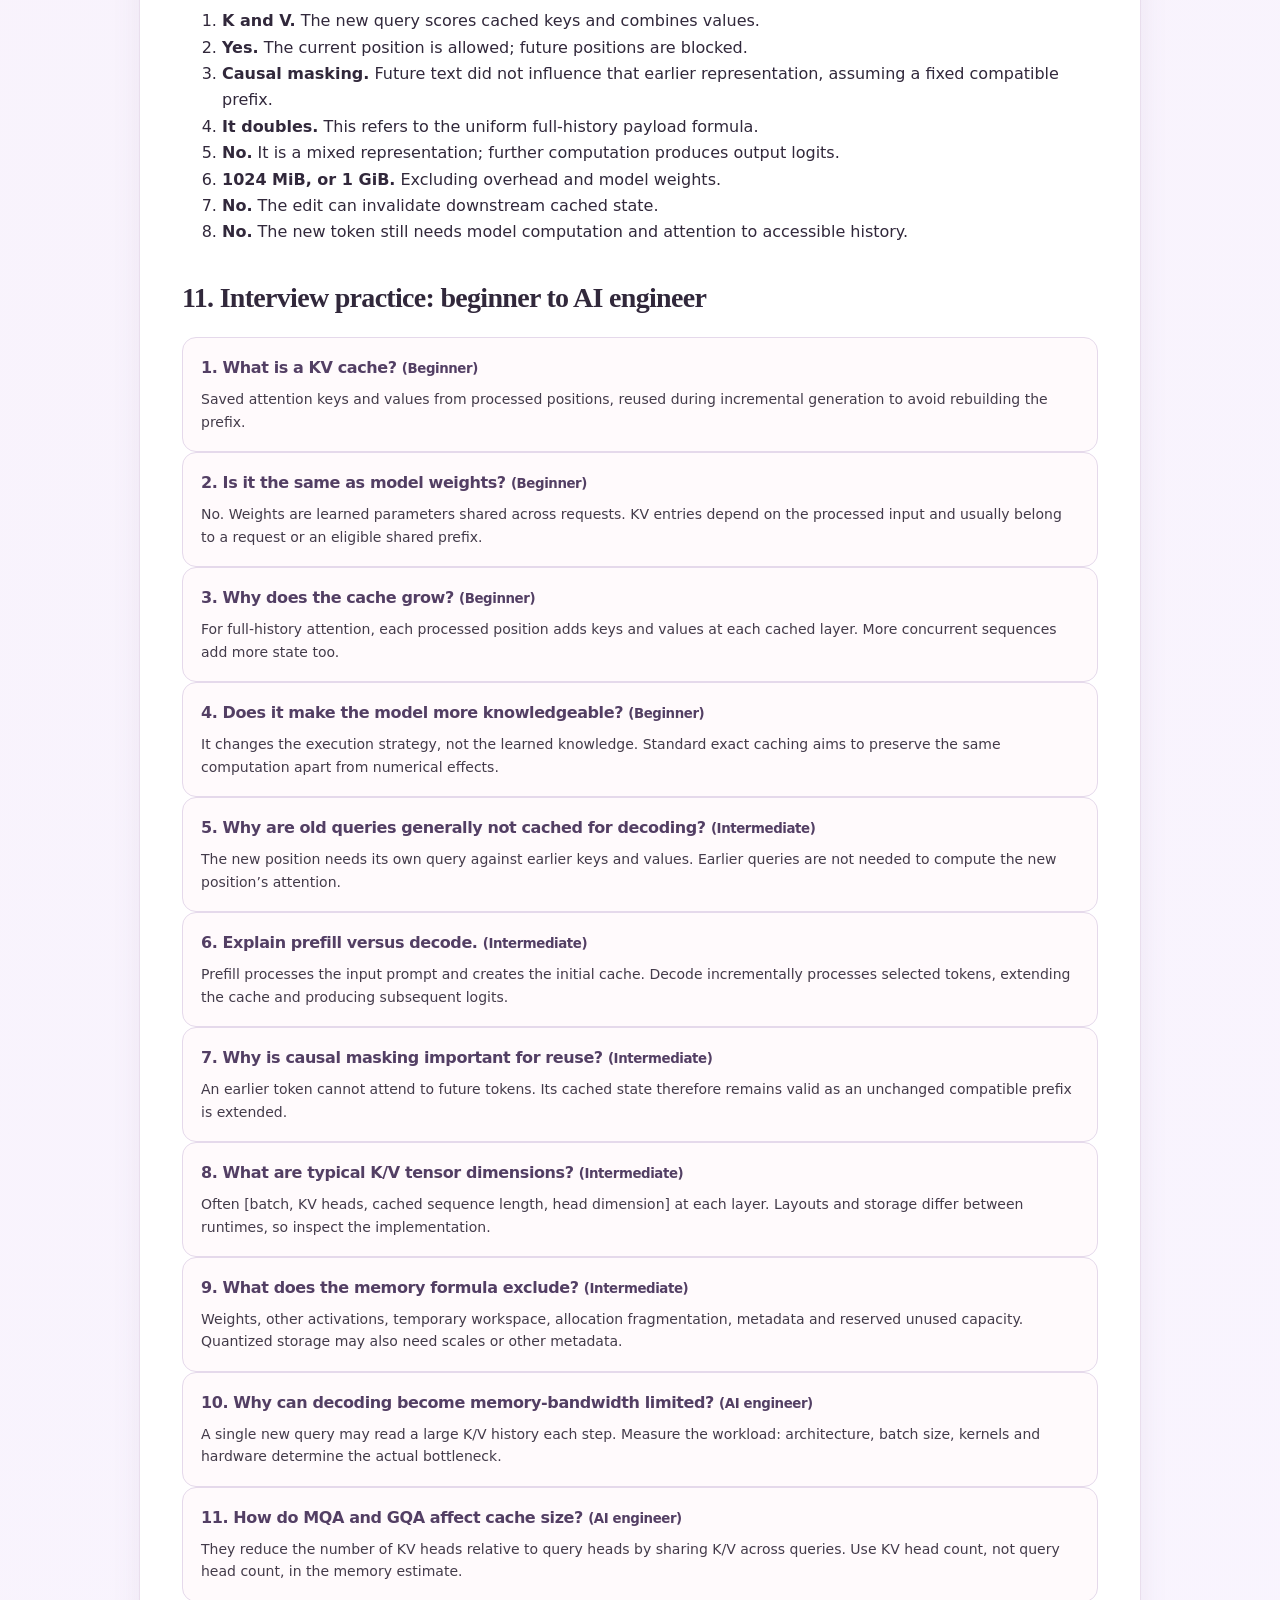
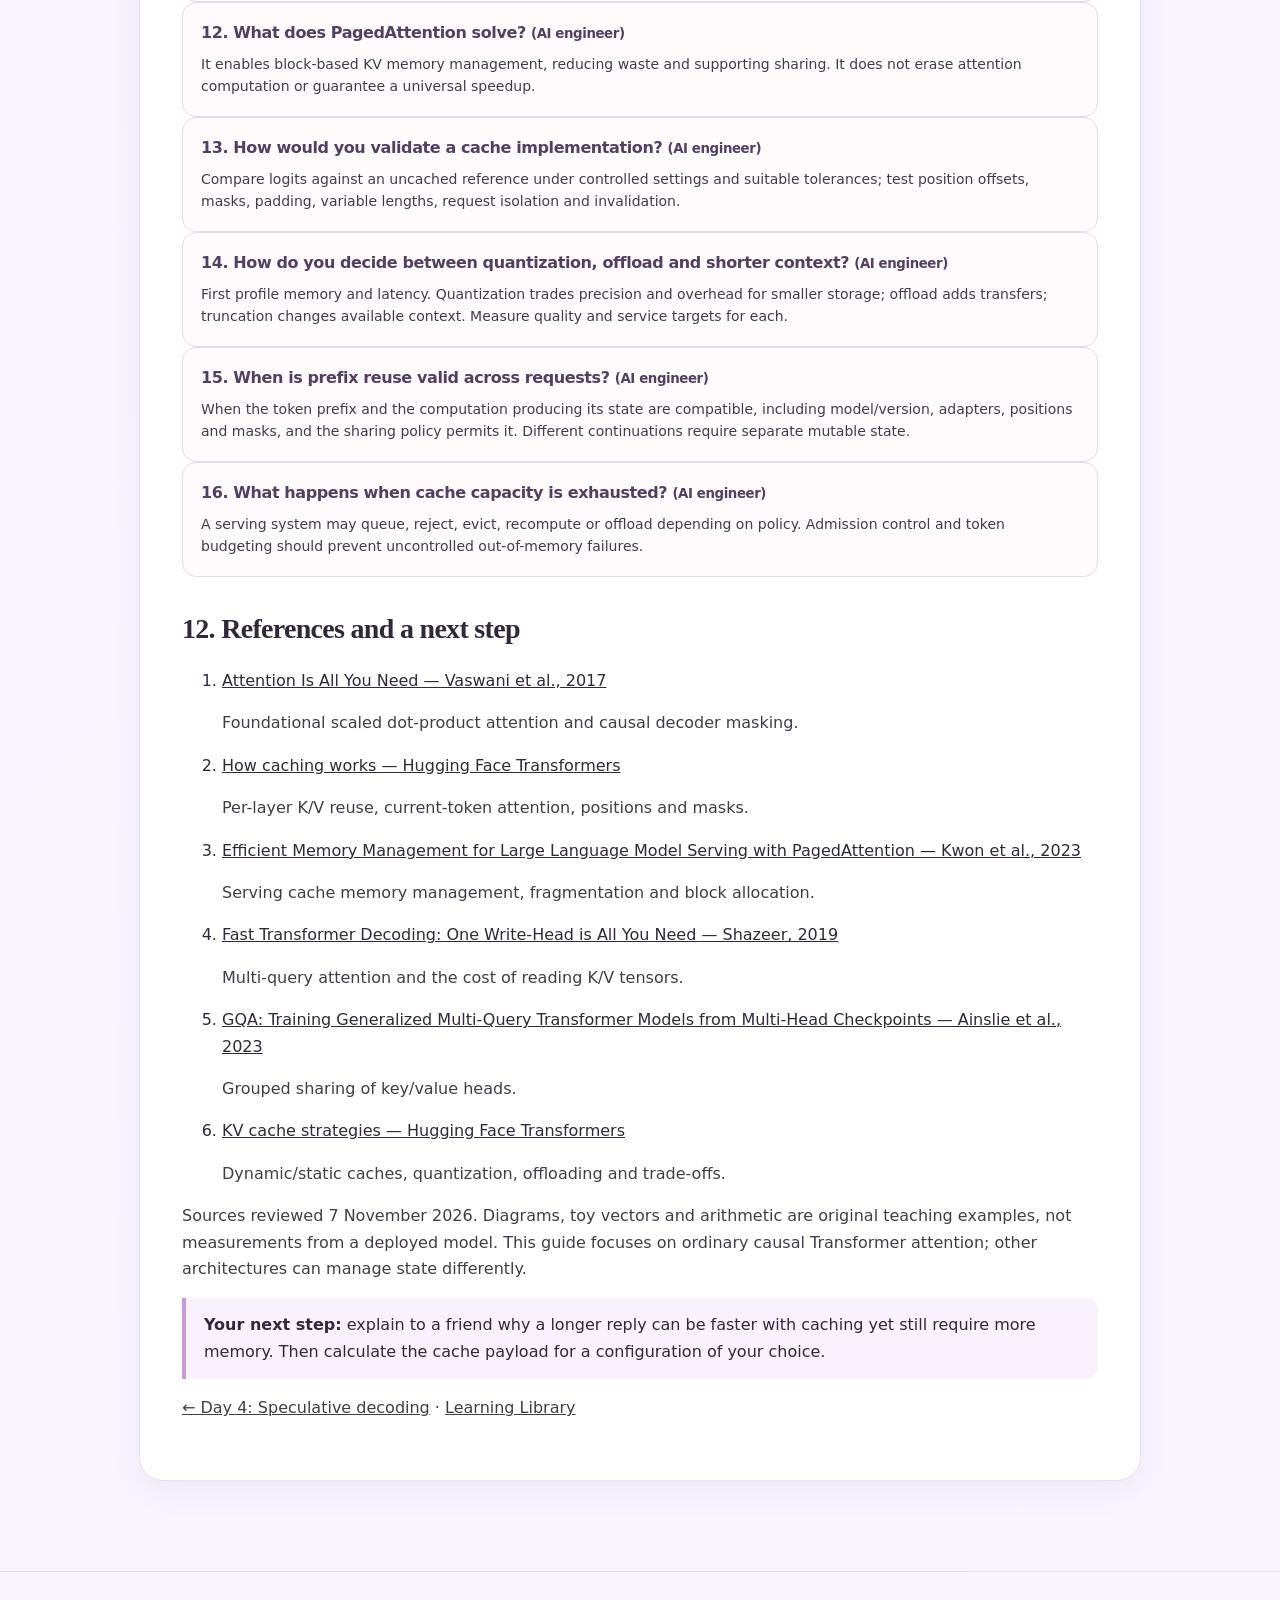
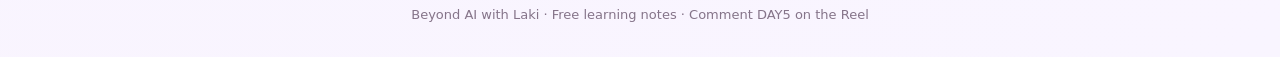
<file: day/5/index.html>
<!doctype html><html lang="en"><head><meta charset="utf-8"><meta name="viewport" content="width=device-width,initial-scale=1"><title>Day 5: KV Cache | Beyond AI with Laki</title><meta name="description" content="Understand KV caching through football commentary, worked attention and memory calculations, diagrams, a quiz and 16 interview answers."><link rel="stylesheet" href="/styles.css"><link rel="stylesheet" href="./lesson.css"></head><body><nav><a class="brand" href="/">BEYOND AI WITH LAKI</a><a class="nav-link" href="/">← Learning Library</a></nav><main><article class="notes-content"><header><div class="eyebrow">DAY 05 · 30 DAYS OF LLMs</div><h1>AI’s cheat sheet for the next word</h1><p class="lead">KV Cache: save the work, keep the context.</p><p>Beginner → AI engineer · A complete companion to the football Reel.</p><div class="buttons print-control"><a class="button primary" href="./Day5_KV_Cache.pdf" download>Download complete PDF</a><button class="button secondary" type="button" id="print-notes">Print / Save as PDF</button></div></header><nav class="lesson-toc" aria-label="Lesson contents"><a href="#start">Start here</a><a href="#math">Attention maths</a><a href="#memory">Memory budget</a><a href="#engineering">Engineering</a><a href="#quiz">Quiz</a><a href="#interviews">16 interview answers</a><a href="#sources">References</a></nav><section id="start" class="page-section"><h2>1. The commentator who keeps notes</h2><p>She shoots. The keeper dives. It hits the post, and it’s in! Imagine a commentator replaying the entire match before every new sentence. The celebration would be over before the commentary caught up.</p><p>Our football Reel gives the commentator a desk of notes. In a language model, the useful saved material is numerical: <strong>keys and values from previously processed tokens</strong>. Keeping these intermediate results is called a <strong>key-value cache</strong>, or KV cache.</p><div class="info"><strong>The idea:</strong> reuse earlier computation while generating the next token. There is still work to do for each new token, and storing the saved results costs memory.</div><h3>Where the football analogy stops</h3><p>A real cache contains tensors, not written summaries of match events. A token may be part of a word, punctuation or a whole word. Our word cards are a simplified illustration. A model also does not watch a match or consciously decide what to remember.</p><h3>Your learning route</h3><ul><li>Start with the intuition and follow one generation step.</li><li>Calculate a small attention example by hand.</li><li>Estimate how many bytes a cache needs.</li><li>Use the engineering checklist and interview questions to go deeper.</li></ul><p><strong>Prerequisites:</strong> a token is a unit processed by a model; a vector is a list of numbers. See <a href="/day/2/">Day 2</a> and <a href="/day/3/">Day 3</a> for background.</p></section><section id="qkv" class="page-section"><h2>2. What are queries, keys and values?</h2><p>Attention combines information from token positions. At a particular layer and attention head, the current token creates a <strong>query (Q)</strong>. It is compared with the <strong>keys (K)</strong> of allowed positions. The resulting scores become weights used to combine their <strong>values (V)</strong>.</p><div class="table-wrap"><table><caption>A useful intuition, not a literal dictionary</caption><thead><tr><th>Object</th><th>Role</th><th>Commentator analogy</th></tr></thead><tbody><tr><td>Query</td><td>Vector used to score relevant positions</td><td>What information do I need now?</td></tr><tr><td>Key</td><td>Vector compared with the query</td><td>Clues for locating an entry</td></tr><tr><td>Value</td><td>Vector contributing to the weighted result</td><td>Information available from that entry</td></tr></tbody></table></div><p>These vectors are learned projections of the layer’s input representation. They are not human-readable labels. Deeper layers receive representations already transformed by earlier layers.</p><div class="formula">q = xW<sub>Q</sub><br>k = xW<sub>K</sub><br>v = xW<sub>V</sub></div><p>Here x is a row vector for one token at this layer. W<sub>Q</sub>, W<sub>K</sub> and W<sub>V</sub> are learned matrices. This simplified notation omits biases, position operations and head reshaping. The values differ across layers and heads.</p><h3>Why keep K and V rather than old Q?</h3><p>In incremental causal decoding, the new query reads the existing keys and values. Earlier queries were used for earlier positions; they are not needed to evaluate this new position’s attention. The reusable state is therefore K and V. Each attention layer maintains its own cache.</p><p><small>Further reading: <a href="#ref-attention">[1]</a>, <a href="#ref-cache">[2]</a>.</small></p></section><section id="steps" class="page-section"><h2>3. Follow a complete decoding step</h2><p>Consider the illustrative prefix <strong>“She shoots it hits”</strong>. For this lesson only, treat each word as one token. In practice a tokenizer determines the actual pieces.</p><figure class="diagram"><figcaption><strong>Two phases of generation</strong> — simplified causal Transformer</figcaption><div class="diagram-flow"><div class="diagram-node pink-node">Prefill<small>Process the prompt; build layer caches</small></div><span class="diagram-arrow" aria-hidden="true">→</span><div class="diagram-node lavender-node">Decode<small>Process a new token; reuse K/V</small></div><span class="diagram-arrow" aria-hidden="true">→</span><div class="diagram-node">Repeat<small>Choose the next token and continue</small></div></div></figure><ol><li><strong>Prefill:</strong> process the prompt, usually with parallel computation across its positions under a causal mask. Store each layer’s keys and values. The final prompt position’s output predicts the first generated token.</li><li><strong>Select:</strong> choose a next token from the output distribution, for example “the”. Selection might use greedy decoding or sampling.</li><li><strong>Process “the”:</strong> at each layer, compute its new query, key and value. Combine its fresh key/value with the saved entries. Its query attends to the allowed past positions <em>and its own current position</em>.</li><li><strong>Predict again:</strong> the final-layer output for “the” produces logits for the following token, perhaps “post”. “post” enters the cache when it is processed in the next iteration.</li></ol><div class="info"><strong>Timing detail:</strong> selecting a token and processing it are separate events. The Reel shows saved entries first and then a fresh pair. A standard causal attention step includes that fresh pair in the current attention calculation.</div><h3>Why are the old entries still valid?</h3><p>With a fixed prefix and causal masking, an earlier position cannot see future positions. Appending text therefore does not alter its earlier representation. Reuse assumes compatible model weights, token positions and attention behaviour. Editing the prefix can invalidate entries from the edit onward.</p><p><small>See the implementation explanation in <a href="#ref-cache">[2]</a>.</small></p></section><section id="math" class="page-section"><h2>4. The attention formula, without the mystery</h2><div class="formula">Attention(Q, K, V) = softmax(QK<sup>T</sup> / √d<sub>k</sub> + M)V</div><ul><li><strong>QK<sup>T</sup>:</strong> compare queries with keys using dot products.</li><li><strong>d<sub>k</sub>:</strong> number of components in each key/query head; scaling controls score magnitude.</li><li><strong>M:</strong> additive mask: 0 for allowed positions, −∞ for blocked positions.</li><li><strong>softmax:</strong> turn scores into non-negative weights summing to 1 along the key positions.</li><li><strong>Multiply by V:</strong> form a weighted sum of value vectors.</li></ul><h3>Worked example: two-dimensional toy vectors</h3><p>Suppose one head’s current query is q = [1, 0]. There are two saved positions and the current position. These numbers are invented for learning; they are not extracted from a real model.</p><div class="table-wrap"><table><caption>Include the current token’s own key and value</caption><thead><tr><th>Position</th><th>Key k</th><th>Value v</th><th>q · k / √2</th></tr></thead><tbody><tr><td>Saved A</td><td>[1, 0]</td><td>[2, 0]</td><td>0.7071</td></tr><tr><td>Saved B</td><td>[0, 1]</td><td>[0, 2]</td><td>0</td></tr><tr><td>Current C</td><td>[1, 1]</td><td>[1, 1]</td><td>0.7071</td></tr></tbody></table></div><div class="formula">softmax(z)<sub>i</sub> = exp(z<sub>i</sub>) / Σ<sub>j</sub> exp(z<sub>j</sub>)<br>exp(scores) ≈ [2.0281, 1, 2.0281]<br>weights ≈ [0.4011, 0.1978, 0.4011]<br>output ≈ 0.4011[2,0] + 0.1978[0,2] + 0.4011[1,1]<br>output ≈ [1.2033, 0.7967]</div><p>The output is this head’s mixed information, not the next-token probability itself. Other heads, output projections, residual connections, later layers and the language-model output head still matter.</p><p><strong>Try it:</strong> if all three scores were equal, what would the weights be? <strong>Answer:</strong> one third each. The weighted output would be [1, 1].</p><p><small>Attention definition: <a href="#ref-attention">[1]</a>. Numerical example: original calculation for this guide.</small></p></section><section id="reuse" class="page-section"><h2>5. What is saved — and what still costs work?</h2><figure class="diagram"><figcaption><strong>One attention layer, one new token</strong></figcaption><div class="diagram-flow"><div class="diagram-node">Saved K/V<small>Earlier positions</small></div><span class="diagram-arrow" aria-hidden="true">+</span><div class="diagram-node pink-node">Fresh q, k, v<small>Current position</small></div><span class="diagram-arrow" aria-hidden="true">→</span><div class="diagram-node lavender-node">Attention result<small>Read combined K/V using q</small></div></div></figure><p>A full-prefix baseline repeatedly runs the model over the growing input. Cached decoding reuses previous keys and values and processes the newly supplied token through the layers. It still runs fresh projections, attention and feed-forward computation for that token.</p><h3>Count the repeated work</h3><p>Take a four-token prompt and compute logits three times: at prefix lengths 4, 5 and 6. This predicts three generated tokens. The third selected token need not be processed if generation stops immediately.</p><div class="table-wrap"><table><caption>Illustrative token-position processing count</caption><thead><tr><th>Logits call</th><th>Full-prefix baseline</th><th>Cached input</th></tr></thead><tbody><tr><td>1</td><td>4 positions</td><td>4 positions: prefill</td></tr><tr><td>2</td><td>5 positions</td><td>1 new position</td></tr><tr><td>3</td><td>6 positions</td><td>1 new position</td></tr><tr><td>Total</td><td>15</td><td>6</td></tr></tbody></table></div><p>This is a count of token positions processed, <strong>not a 2.5× speed benchmark</strong>. Calls have different shapes, attention reads grow with history, and hardware behaviour matters.</p><h3>Complexity in the usual full-attention case</h3><p>For fixed model dimensions, the cached single-token attention calculation reads T positions, giving O(T) attention work per new token. Processing all T positions with dense attention costs O(T²) for the attention portion. Over many decoded tokens, total cached attention work still grows quadratically with generated length when the full history keeps expanding. Feed-forward work, memory traffic and kernel overhead also contribute to latency.</p><p><strong>Takeaway:</strong> caching removes repeated prefix computation; it does not make long context free or guarantee a fixed speedup. It also does not automatically improve factual accuracy.</p></section><section id="memory" class="page-section"><h2>6. Calculate the memory bill</h2><p>For a uniform, uncompressed cache with equal key and value head dimensions:</p><div class="formula">KV bytes = 2 × L × B × T × H<sub>kv</sub> × D × S</div><ul><li><strong>2:</strong> one key tensor plus one value tensor.</li><li><strong>L:</strong> cached attention layers.</li><li><strong>B:</strong> number of equally long sequences in this simplified batch.</li><li><strong>T:</strong> cached tokens per sequence.</li><li><strong>H<sub>kv</sub>:</strong> number of key/value heads, which can differ from query heads.</li><li><strong>D:</strong> elements per key/value head.</li><li><strong>S:</strong> bytes per element; FP16/BF16 use 2 bytes.</li></ul><h3>Worked budget</h3><p>Suppose L = 32, B = 1, T = 4096, H<sub>kv</sub> = 8, D = 128 and S = 2.</p><div class="formula">2 × 32 × 1 × 4096 × 8 × 128 × 2<br>= 536,870,912 bytes<br>= 512 MiB = 0.5 GiB</div><p>Doubling the cached length to 8192 doubles that payload to 1 GiB. Four equally long 4096-token sequences use 2 GiB. The model weights, other activations, allocator overhead, padding, block metadata and reserved capacity are extra.</p><div class="info"><strong>Units:</strong> 1 MiB = 2²⁰ bytes; 1 GiB = 2³⁰ bytes. Decimal GB uses 10⁹ bytes. The difference matters when planning GPU capacity.</div><h3>Architecture changes the estimate</h3><p>Multi-head attention typically has a separate K/V head per query head. Multi-query attention shares one K/V head across queries. Grouped-query attention shares K/V heads across groups. With all other toy settings fixed, changing H<sub>kv</sub> from 8 to 32 makes the payload four times larger; changing it to 1 makes it eight times smaller.</p><p>The formula is a planning model, not every architecture’s exact layout. Different layer types, sliding windows, compression and unequal lengths require summing their actual allocations. For unpadded variable-length sequences, replace B × T with the sum of their cached lengths.</p><p><small>Serving and memory background: <a href="#ref-paged">[3]</a>; shared K/V heads: <a href="#ref-mqa">[4]</a>, <a href="#ref-gqa">[5]</a>.</small></p></section><section id="engineering" class="page-section"><h2>7. How engineers use this in real systems</h2><p>A customer-support assistant may share a long policy prefix across requests and then generate different answers. A coding assistant may have a very long prompt but a short completion. These workloads can stress different parts of inference, so measure them separately.</p><div class="table-wrap"><table><caption>Practical decisions and trade-offs</caption><thead><tr><th>Choice</th><th>Potential benefit</th><th>What to check</th></tr></thead><tbody><tr><td>Dynamic cache</td><td>Grow storage with actual use</td><td>Allocation behaviour and compilation compatibility</td></tr><tr><td>Static cache</td><td>Predictable capacity and shapes</td><td>Reserved space can exceed actual use</td></tr><tr><td>Paged allocation</td><td>Manage cache in blocks; reduce allocation waste</td><td>Block size, scheduling and sharing support</td></tr><tr><td>Lower-precision K/V</td><td>Reduce cache memory</td><td>Quality changes, conversion overhead and kernel support</td></tr><tr><td>CPU offload</td><td>Free GPU memory</td><td>Transfer latency and available bandwidth</td></tr><tr><td>Prefix reuse</td><td>Avoid rebuilding an eligible shared prefix</td><td>Exact token prefix and compatible computation; tenant isolation</td></tr></tbody></table></div><p>Prefix caching reuses an existing prefix cache across eligible requests. Ordinary per-request KV caching reuses state between decoding steps. Neither is a general answer cache. Identical-looking text is not enough if token IDs, positions or the model configuration differ.</p><h3>Production checklist</h3><ul><li>Measure time to first token, per-token latency, throughput, GPU memory, active cache tokens and eviction rates using representative prompt/output lengths.</li><li>Reserve space for weights, runtime workspace and concurrency. Enforce token limits and admission control before running out of memory.</li><li>Keep attention masks and position indices consistent with cached length. A fast wrong answer is still wrong.</li><li>Treat cached state as sensitive derived request data. Scope access by tenant/request and define retention and eviction rules.</li><li>Compare cached and uncached logits within an appropriate floating-point tolerance. Separately evaluate any quantization or context truncation.</li></ul><p>Sliding-window attention limits accessible history by model design; discarding old entries from an arbitrary full-attention model is a different approximation. PagedAttention changes memory management; it does not remove the need for valid attention state.</p><p><small>Implementation choices evolve; consult the current official <a href="#ref-strategies">cache strategy documentation [6]</a>.</small></p></section><section id="code" class="page-section"><h2>8. A decoding loop you can reason about</h2><p>This is pseudocode for a causal model. It is deliberately independent of a particular library version. The cache object contains separate state for each attention layer.</p><pre><code>cache = empty_layer_caches()
logits, cache = model(prompt_ids, cache,
                      positions=prompt_positions,
                      mask=prompt_causal_mask)

for step in range(max_new_tokens):
    next_id = choose(logits[-1])
    emit(next_id)
    if next_id == EOS or step == max_new_tokens - 1:
        break
    # Feed only the token not yet processed.
    # Its mask covers saved positions AND itself.
    logits, cache = model([next_id], cache,
                          positions=[cache_length],
                          mask=all_allowed_positions)
</code></pre><h3>Common bugs to spot</h3><ol><li><strong>Feeding the whole prompt again with a populated cache:</strong> may duplicate positions or otherwise misuse the model interface.</li><li><strong>Wrong position index:</strong> position-sensitive attention can give incorrect results despite plausible output.</li><li><strong>Wrong mask length:</strong> a one-token input still needs access to all valid cached positions.</li><li><strong>Reusing state after editing text:</strong> changed tokens can invalidate downstream entries.</li><li><strong>Sharing private state accidentally:</strong> cache identity must include the relevant computation and isolation context.</li></ol><p>A good verification set includes no-cache versus cached execution, multiple prompt lengths, padded batches, stopping conditions, and concurrent requests. Use deterministic settings for comparison, and account for legitimate numerical differences across kernels.</p></section><section id="glossary" class="page-section"><h2>9. Glossary and misconceptions</h2><dl><dt>Autoregressive generation</dt><dd>Predicting a next token using the preceding sequence, then repeating.</dd><dt>Tensor</dt><dd>A numerical array with one or more dimensions; a cache typically has batch, head, position and feature dimensions.</dd><dt>Prefill</dt><dd>The stage that processes the prompt and builds reusable state.</dd><dt>Decode</dt><dd>The stage that incrementally processes generated tokens.</dd><dt>Attention head</dt><dd>A learned query/key/value attention computation, combined with other heads.</dd><dt>Logits</dt><dd>Unnormalised output scores before conversion to probabilities.</dd><dt>Context window</dt><dd>The supported token span a model can use; caching does not make it unlimited.</dd><dt>Model weights</dt><dd>Learned parameters. They are distinct from a request’s changing cache.</dd><dt>Cache eviction</dt><dd>Removing stored state to reclaim memory, potentially requiring later recomputation.</dd><dt>Prefix cache</dt><dd>Reusable state for an eligible shared starting sequence.</dd></dl><h3>Three things to remember</h3><ul><li>KV caching is an inference optimisation, not training new knowledge into the model.</li><li>It preserves intermediate numerical state, not a readable transcript or permanent personal memory.</li><li>Full-context cache growth consumes memory even though it saves repeated computation.</li></ul></section><section id="quiz" class="page-section"><h2>10. Mini quiz — try before reading the answers</h2><ol class="quiz"><li>Which reusable vectors are normally stored: Q, K, V, or K and V?</li><li>Does the current query attend to its own key/value in standard causal self-attention?</li><li>Why can an earlier causal position’s key/value be reused after appending text?</li><li>What happens to the raw cache payload when T doubles with everything else fixed?</li><li>Is the weighted attention output itself a next-token probability distribution?</li><li>In the 512 MiB example, what if there are two equally long sequences?</li><li>Can a cache safely be reused after changing an earlier prompt token without further checks?</li><li>Does KV caching eliminate all work for each newly generated token?</li></ol><h3>Answers</h3><ol><li><strong>K and V.</strong> The new query scores cached keys and combines values.</li><li><strong>Yes.</strong> The current position is allowed; future positions are blocked.</li><li><strong>Causal masking.</strong> Future text did not influence that earlier representation, assuming a fixed compatible prefix.</li><li><strong>It doubles.</strong> This refers to the uniform full-history payload formula.</li><li><strong>No.</strong> It is a mixed representation; further computation produces output logits.</li><li><strong>1024 MiB, or 1 GiB.</strong> Excluding overhead and model weights.</li><li><strong>No.</strong> The edit can invalidate downstream cached state.</li><li><strong>No.</strong> The new token still needs model computation and attention to accessible history.</li></ol></section><section id="interviews" class="page-section"><h2>11. Interview practice: beginner to AI engineer</h2><div class="qa-item"><h3>1. What is a KV cache? <small>(Beginner)</small></h3><p>Saved attention keys and values from processed positions, reused during incremental generation to avoid rebuilding the prefix.</p></div><div class="qa-item"><h3>2. Is it the same as model weights? <small>(Beginner)</small></h3><p>No. Weights are learned parameters shared across requests. KV entries depend on the processed input and usually belong to a request or an eligible shared prefix.</p></div><div class="qa-item"><h3>3. Why does the cache grow? <small>(Beginner)</small></h3><p>For full-history attention, each processed position adds keys and values at each cached layer. More concurrent sequences add more state too.</p></div><div class="qa-item"><h3>4. Does it make the model more knowledgeable? <small>(Beginner)</small></h3><p>It changes the execution strategy, not the learned knowledge. Standard exact caching aims to preserve the same computation apart from numerical effects.</p></div><div class="qa-item"><h3>5. Why are old queries generally not cached for decoding? <small>(Intermediate)</small></h3><p>The new position needs its own query against earlier keys and values. Earlier queries are not needed to compute the new position’s attention.</p></div><div class="qa-item"><h3>6. Explain prefill versus decode. <small>(Intermediate)</small></h3><p>Prefill processes the input prompt and creates the initial cache. Decode incrementally processes selected tokens, extending the cache and producing subsequent logits.</p></div><div class="qa-item"><h3>7. Why is causal masking important for reuse? <small>(Intermediate)</small></h3><p>An earlier token cannot attend to future tokens. Its cached state therefore remains valid as an unchanged compatible prefix is extended.</p></div><div class="qa-item"><h3>8. What are typical K/V tensor dimensions? <small>(Intermediate)</small></h3><p>Often [batch, KV heads, cached sequence length, head dimension] at each layer. Layouts and storage differ between runtimes, so inspect the implementation.</p></div><div class="qa-item"><h3>9. What does the memory formula exclude? <small>(Intermediate)</small></h3><p>Weights, other activations, temporary workspace, allocation fragmentation, metadata and reserved unused capacity. Quantized storage may also need scales or other metadata.</p></div><div class="qa-item"><h3>10. Why can decoding become memory-bandwidth limited? <small>(AI engineer)</small></h3><p>A single new query may read a large K/V history each step. Measure the workload: architecture, batch size, kernels and hardware determine the actual bottleneck.</p></div><div class="qa-item"><h3>11. How do MQA and GQA affect cache size? <small>(AI engineer)</small></h3><p>They reduce the number of KV heads relative to query heads by sharing K/V across queries. Use KV head count, not query head count, in the memory estimate.</p></div><div class="qa-item"><h3>12. What does PagedAttention solve? <small>(AI engineer)</small></h3><p>It enables block-based KV memory management, reducing waste and supporting sharing. It does not erase attention computation or guarantee a universal speedup.</p></div><div class="qa-item"><h3>13. How would you validate a cache implementation? <small>(AI engineer)</small></h3><p>Compare logits against an uncached reference under controlled settings and suitable tolerances; test position offsets, masks, padding, variable lengths, request isolation and invalidation.</p></div><div class="qa-item"><h3>14. How do you decide between quantization, offload and shorter context? <small>(AI engineer)</small></h3><p>First profile memory and latency. Quantization trades precision and overhead for smaller storage; offload adds transfers; truncation changes available context. Measure quality and service targets for each.</p></div><div class="qa-item"><h3>15. When is prefix reuse valid across requests? <small>(AI engineer)</small></h3><p>When the token prefix and the computation producing its state are compatible, including model/version, adapters, positions and masks, and the sharing policy permits it. Different continuations require separate mutable state.</p></div><div class="qa-item"><h3>16. What happens when cache capacity is exhausted? <small>(AI engineer)</small></h3><p>A serving system may queue, reject, evict, recompute or offload depending on policy. Admission control and token budgeting should prevent uncontrolled out-of-memory failures.</p></div></section><section id="sources" class="page-section"><h2>12. References and a next step</h2><ol class="sources"><li id="ref-attention"><a href="https://arxiv.org/abs/1706.03762" rel="noopener noreferrer">Attention Is All You Need — Vaswani et al., 2017</a><p>Foundational scaled dot-product attention and causal decoder masking.</p></li><li id="ref-cache"><a href="https://huggingface.co/docs/transformers/en/cache_explanation" rel="noopener noreferrer">How caching works — Hugging Face Transformers</a><p>Per-layer K/V reuse, current-token attention, positions and masks.</p></li><li id="ref-paged"><a href="https://arxiv.org/abs/2309.06180" rel="noopener noreferrer">Efficient Memory Management for Large Language Model Serving with PagedAttention — Kwon et al., 2023</a><p>Serving cache memory management, fragmentation and block allocation.</p></li><li id="ref-mqa"><a href="https://arxiv.org/abs/1911.02150" rel="noopener noreferrer">Fast Transformer Decoding: One Write-Head is All You Need — Shazeer, 2019</a><p>Multi-query attention and the cost of reading K/V tensors.</p></li><li id="ref-gqa"><a href="https://arxiv.org/abs/2305.13245" rel="noopener noreferrer">GQA: Training Generalized Multi-Query Transformer Models from Multi-Head Checkpoints — Ainslie et al., 2023</a><p>Grouped sharing of key/value heads.</p></li><li id="ref-strategies"><a href="https://huggingface.co/docs/transformers/en/kv_cache" rel="noopener noreferrer">KV cache strategies — Hugging Face Transformers</a><p>Dynamic/static caches, quantization, offloading and trade-offs.</p></li></ol><p>Sources reviewed 7 November 2026. Diagrams, toy vectors and arithmetic are original teaching examples, not measurements from a deployed model. This guide focuses on ordinary causal Transformer attention; other architectures can manage state differently.</p><div class="info"><strong>Your next step:</strong> explain to a friend why a longer reply can be faster with caching yet still require more memory. Then calculate the cache payload for a configuration of your choice.</div><p><a href="/day/4/">← Day 4: Speculative decoding</a> · <a href="/">Learning Library</a></p></section></article></main><footer class="footer">Beyond AI with Laki · Free learning notes · Comment DAY5 on the Reel</footer><script src="./print.js" defer></script></body></html>
</file>
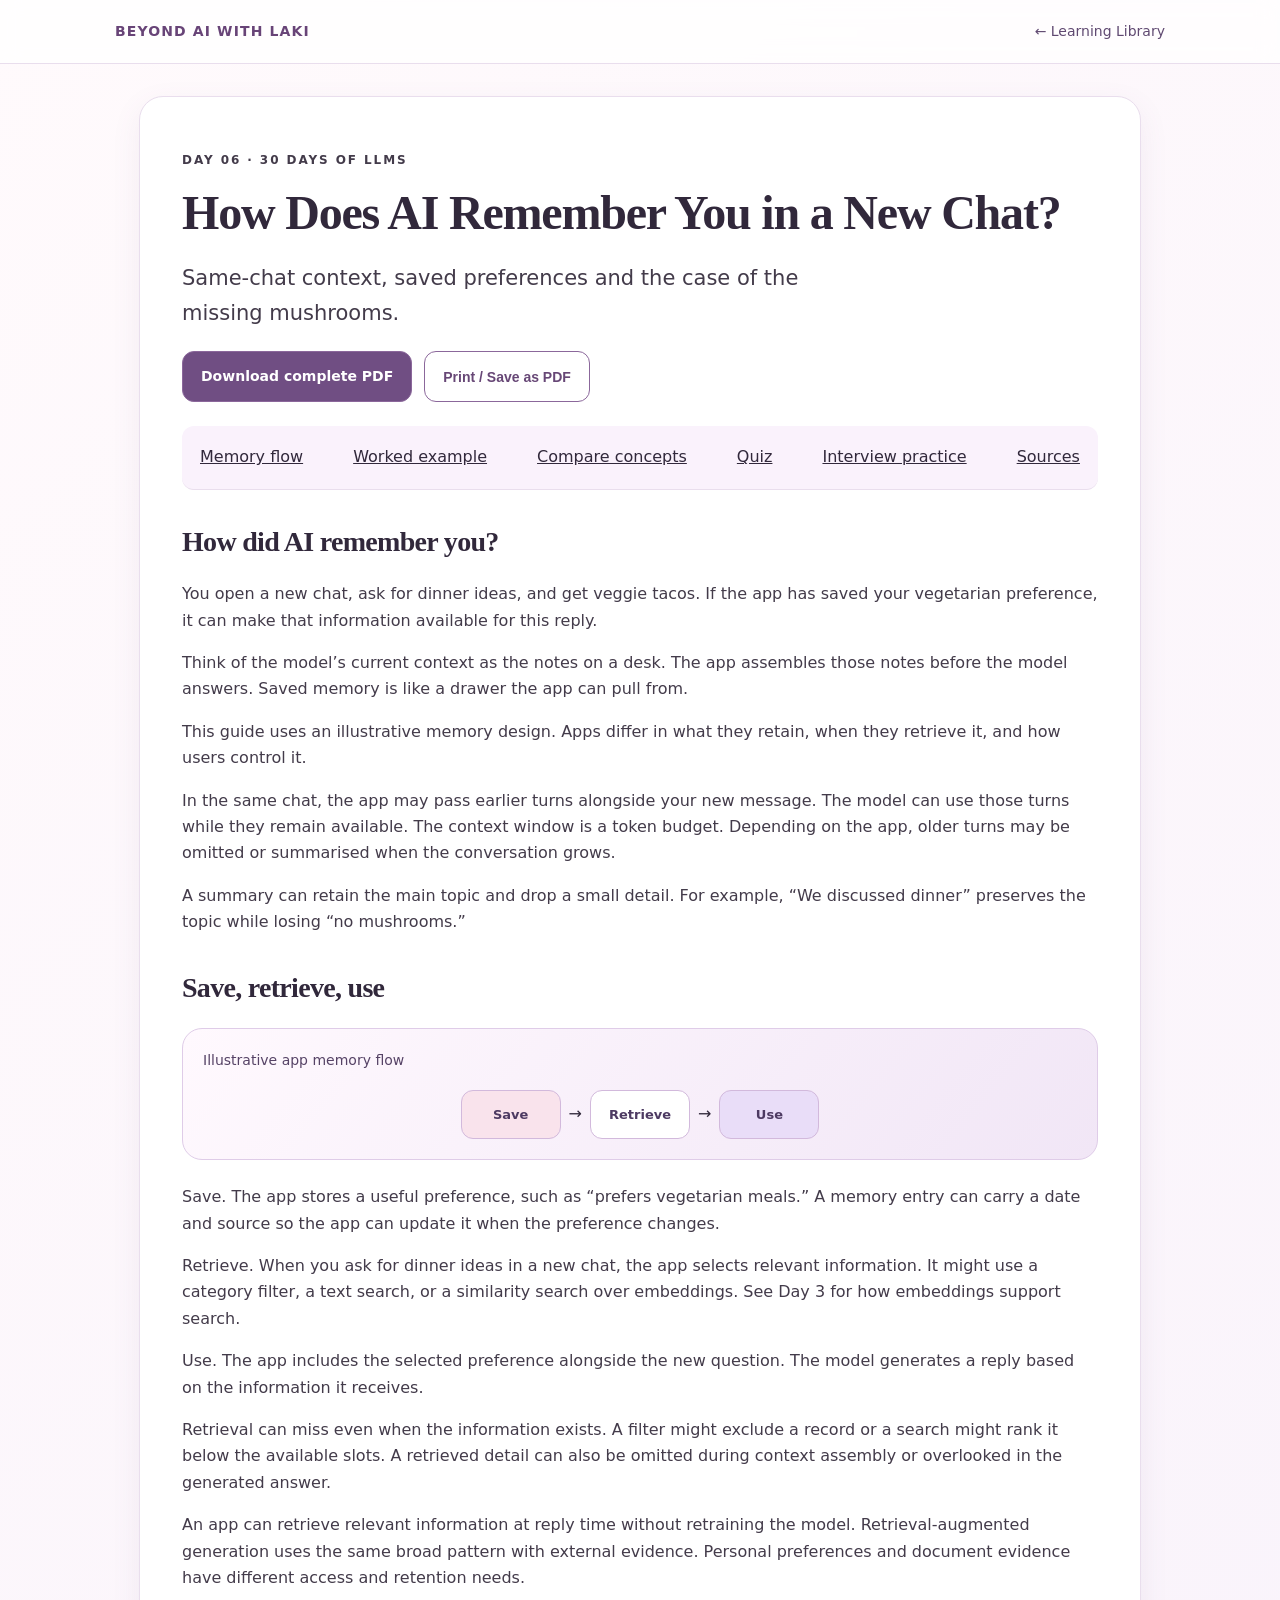
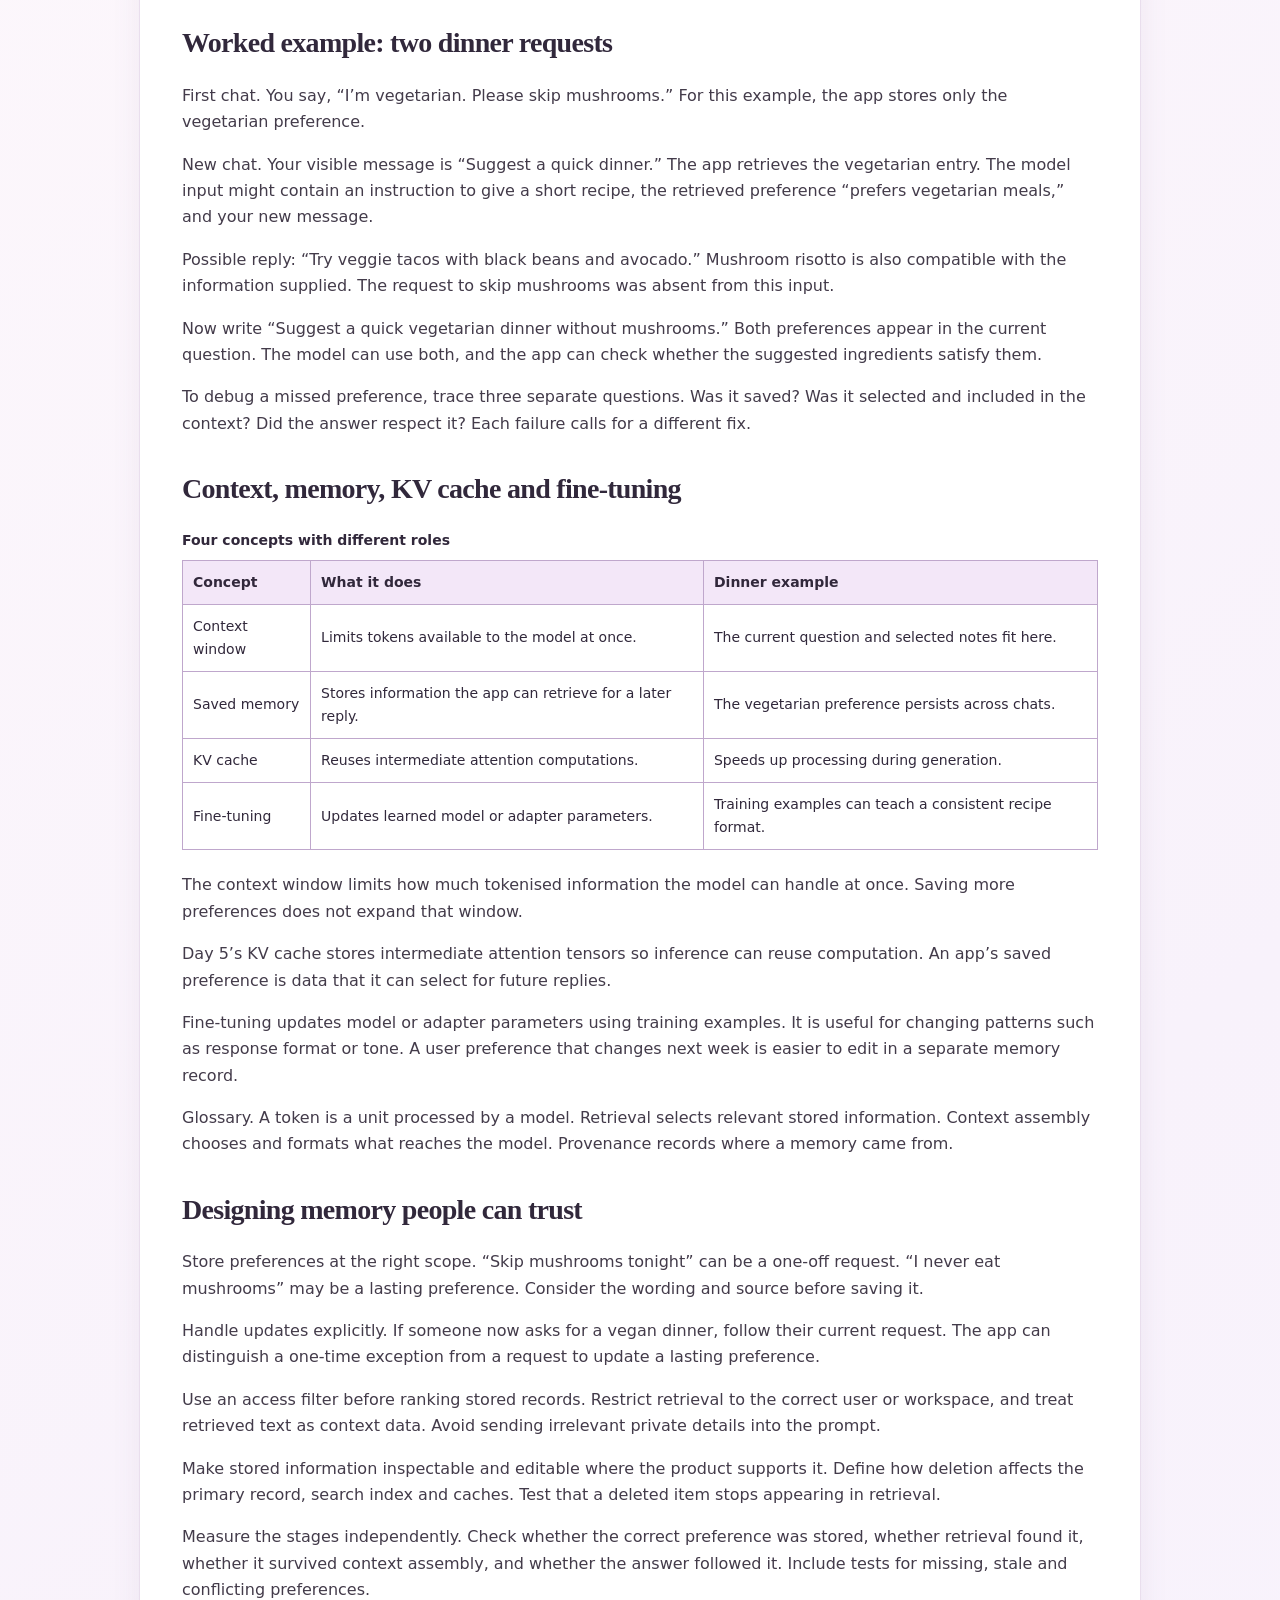
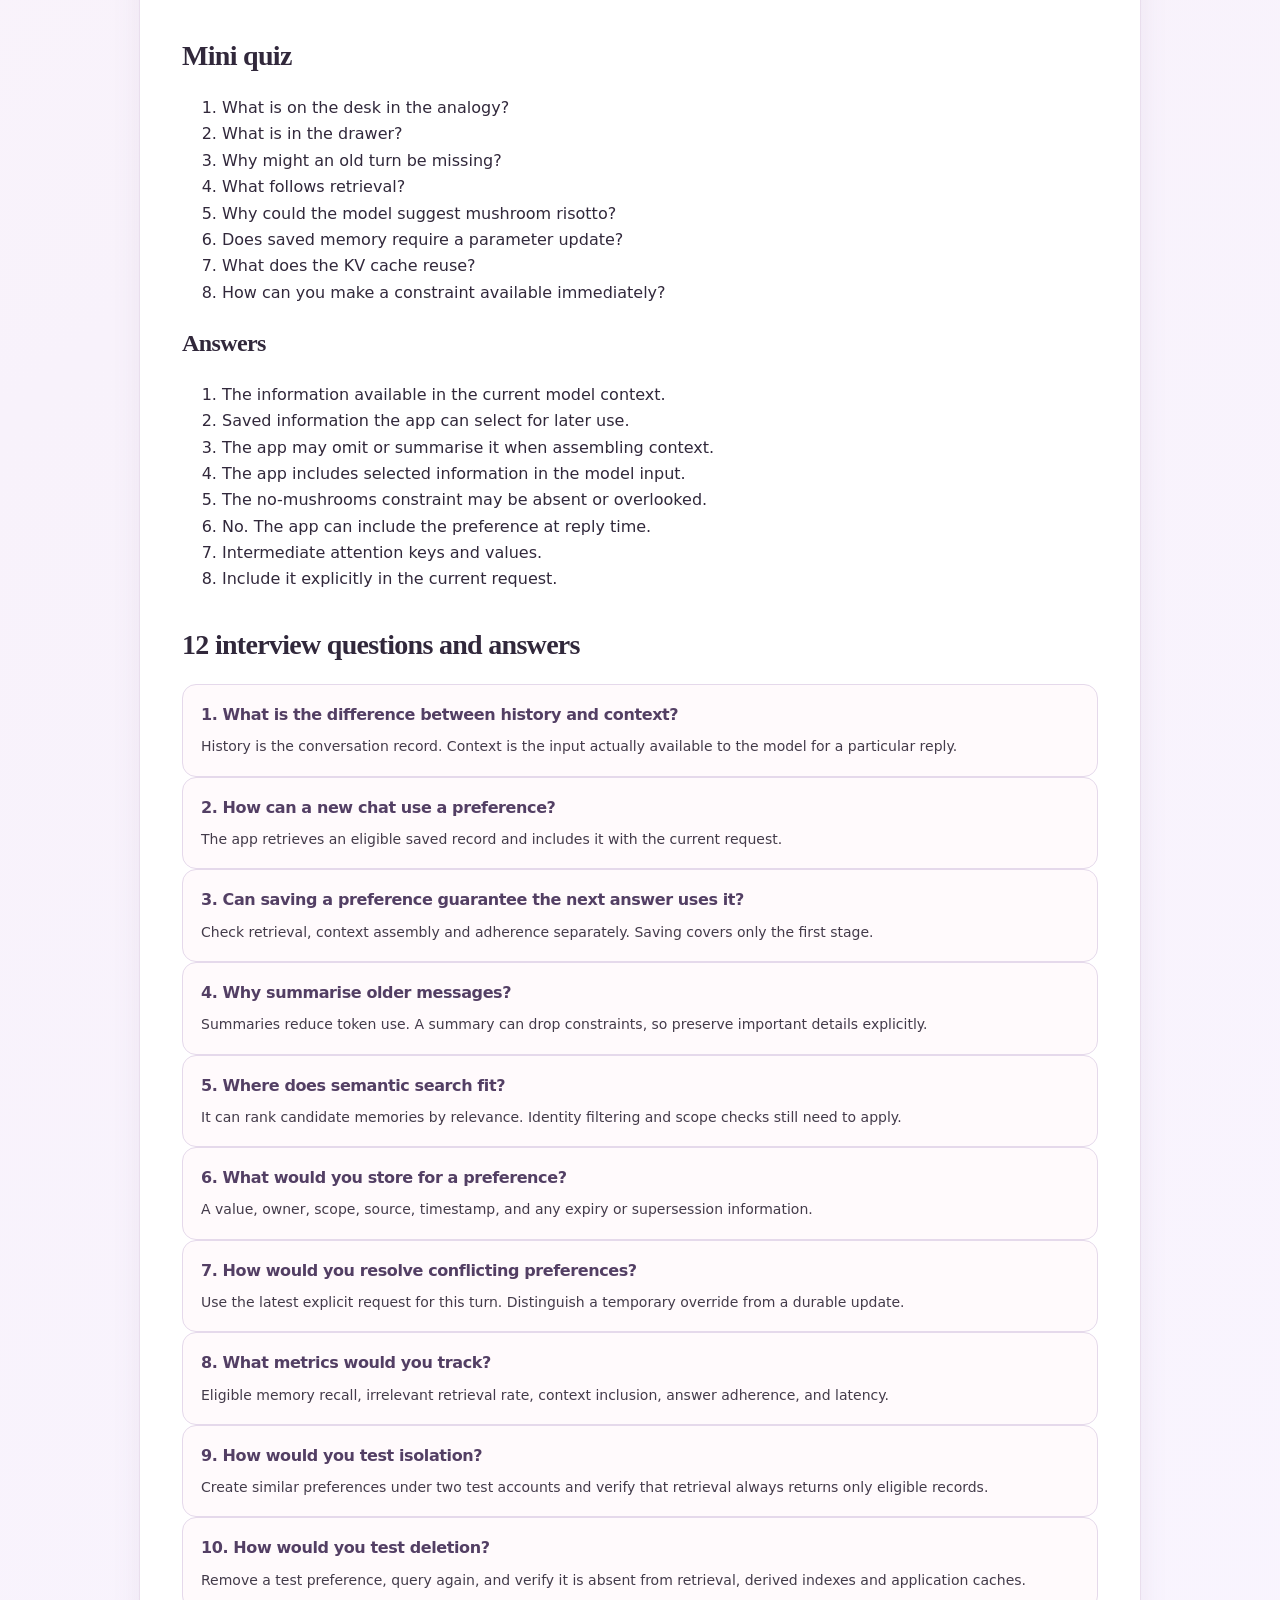
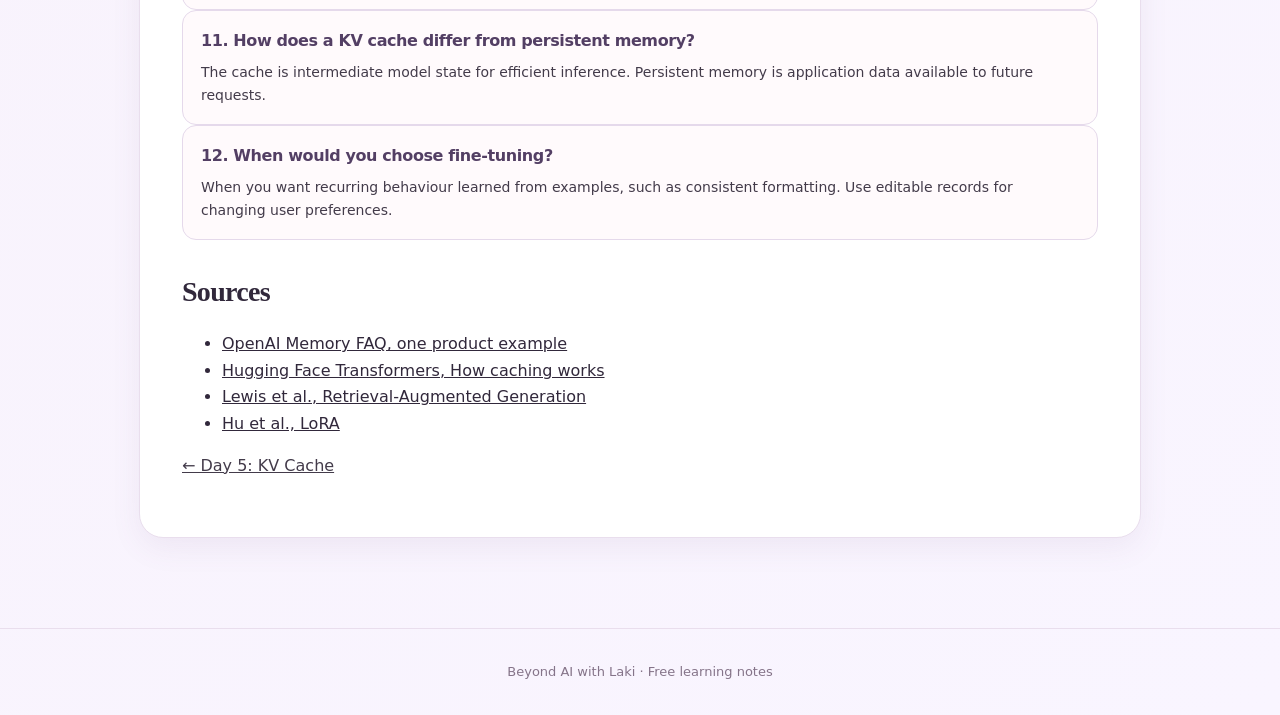
<file: day/6/index.html>
<!doctype html>
<html lang="en">
<head>
  <meta charset="utf-8">
  <meta name="viewport" content="width=device-width, initial-scale=1">
  <meta name="description" content="Learn how app memory can save and retrieve preferences across chats, with worked examples and interview questions.">
  <title>How Does AI Remember You in a New Chat? | Beyond AI with Laki</title>
  <link rel="stylesheet" href="/styles.css">
  <link rel="stylesheet" href="./lesson.css">
</head>
<body>
<nav><a class="brand" href="/">BEYOND AI WITH LAKI</a><a class="nav-link" href="/">← Learning Library</a></nav>
<main><article class="notes-content">
<header><p class="eyebrow">DAY 06 · 30 DAYS OF LLMs</p><h1>How Does AI Remember You in a New Chat?</h1>
<p class="lead">Same-chat context, saved preferences and the case of the missing mushrooms.</p>
<div class="buttons print-control"><a class="button primary" href="./Day6_LLM_Memory.pdf" download>Download complete PDF</a><button class="button secondary" type="button" id="print-notes">Print / Save as PDF</button></div></header>
<nav class="lesson-toc" aria-label="Lesson contents"><a href="#section-2">Memory flow</a><a href="#section-3">Worked example</a><a href="#section-4">Compare concepts</a><a href="#quiz">Quiz</a><a href="#interviews">Interview practice</a><a href="#sources">Sources</a></nav>
<section class="page-section" id="section-1"><h2>How did AI remember you?</h2><p>You open a new chat, ask for dinner ideas, and get veggie tacos. If the app has saved your vegetarian preference, it can make that information available for this reply.</p><p>Think of the model’s current context as the notes on a desk. The app assembles those notes before the model answers. Saved memory is like a drawer the app can pull from.</p><p>This guide uses an illustrative memory design. Apps differ in what they retain, when they retrieve it, and how users control it.</p><p>In the same chat, the app may pass earlier turns alongside your new message. The model can use those turns while they remain available. The context window is a token budget. Depending on the app, older turns may be omitted or summarised when the conversation grows.</p><p>A summary can retain the main topic and drop a small detail. For example, “We discussed dinner” preserves the topic while losing “no mushrooms.”</p></section>
<section class="page-section" id="section-2"><h2>Save, retrieve, use</h2><figure class="diagram"><figcaption>Illustrative app memory flow</figcaption><div class="diagram-flow"><span class="diagram-node pink-node">Save</span><span aria-hidden="true">→</span><span class="diagram-node">Retrieve</span><span aria-hidden="true">→</span><span class="diagram-node lavender-node">Use</span></div></figure><p>Save. The app stores a useful preference, such as “prefers vegetarian meals.” A memory entry can carry a date and source so the app can update it when the preference changes.</p><p>Retrieve. When you ask for dinner ideas in a new chat, the app selects relevant information. It might use a category filter, a text search, or a similarity search over embeddings. See Day 3 for how embeddings support search.</p><p>Use. The app includes the selected preference alongside the new question. The model generates a reply based on the information it receives.</p><p>Retrieval can miss even when the information exists. A filter might exclude a record or a search might rank it below the available slots. A retrieved detail can also be omitted during context assembly or overlooked in the generated answer.</p><p>An app can retrieve relevant information at reply time without retraining the model. Retrieval-augmented generation uses the same broad pattern with external evidence. Personal preferences and document evidence have different access and retention needs.</p></section>
<section class="page-section" id="section-3"><h2>Worked example: two dinner requests</h2><p>First chat. You say, “I’m vegetarian. Please skip mushrooms.” For this example, the app stores only the vegetarian preference.</p><p>New chat. Your visible message is “Suggest a quick dinner.” The app retrieves the vegetarian entry. The model input might contain an instruction to give a short recipe, the retrieved preference “prefers vegetarian meals,” and your new message.</p><p>Possible reply: “Try veggie tacos with black beans and avocado.” Mushroom risotto is also compatible with the information supplied. The request to skip mushrooms was absent from this input.</p><p>Now write “Suggest a quick vegetarian dinner without mushrooms.” Both preferences appear in the current question. The model can use both, and the app can check whether the suggested ingredients satisfy them.</p><p>To debug a missed preference, trace three separate questions. Was it saved? Was it selected and included in the context? Did the answer respect it? Each failure calls for a different fix.</p></section>
<section class="page-section" id="section-4"><h2>Context, memory, KV cache and fine-tuning</h2><div class="table-wrap"><table><caption>Four concepts with different roles</caption><thead><tr><th scope="col">Concept</th><th scope="col">What it does</th><th scope="col">Dinner example</th></tr></thead><tbody><tr><td>Context window</td><td>Limits tokens available to the model at once.</td><td>The current question and selected notes fit here.</td></tr><tr><td>Saved memory</td><td>Stores information the app can retrieve for a later reply.</td><td>The vegetarian preference persists across chats.</td></tr><tr><td>KV cache</td><td>Reuses intermediate attention computations.</td><td>Speeds up processing during generation.</td></tr><tr><td>Fine-tuning</td><td>Updates learned model or adapter parameters.</td><td>Training examples can teach a consistent recipe format.</td></tr></tbody></table></div><p>The context window limits how much tokenised information the model can handle at once. Saving more preferences does not expand that window.</p><p>Day 5’s KV cache stores intermediate attention tensors so inference can reuse computation. An app’s saved preference is data that it can select for future replies.</p><p>Fine-tuning updates model or adapter parameters using training examples. It is useful for changing patterns such as response format or tone. A user preference that changes next week is easier to edit in a separate memory record.</p><p>Glossary. A token is a unit processed by a model. Retrieval selects relevant stored information. Context assembly chooses and formats what reaches the model. Provenance records where a memory came from.</p></section>
<section class="page-section" id="section-5"><h2>Designing memory people can trust</h2><p>Store preferences at the right scope. “Skip mushrooms tonight” can be a one-off request. “I never eat mushrooms” may be a lasting preference. Consider the wording and source before saving it.</p><p>Handle updates explicitly. If someone now asks for a vegan dinner, follow their current request. The app can distinguish a one-time exception from a request to update a lasting preference.</p><p>Use an access filter before ranking stored records. Restrict retrieval to the correct user or workspace, and treat retrieved text as context data. Avoid sending irrelevant private details into the prompt.</p><p>Make stored information inspectable and editable where the product supports it. Define how deletion affects the primary record, search index and caches. Test that a deleted item stops appearing in retrieval.</p><p>Measure the stages independently. Check whether the correct preference was stored, whether retrieval found it, whether it survived context assembly, and whether the answer followed it. Include tests for missing, stale and conflicting preferences.</p></section>
<section class="page-section" id="quiz"><h2>Mini quiz</h2><ol><li>What is on the desk in the analogy?</li><li>What is in the drawer?</li><li>Why might an old turn be missing?</li><li>What follows retrieval?</li><li>Why could the model suggest mushroom risotto?</li><li>Does saved memory require a parameter update?</li><li>What does the KV cache reuse?</li><li>How can you make a constraint available immediately?</li></ol><h3>Answers</h3><ol><li>The information available in the current model context.</li><li>Saved information the app can select for later use.</li><li>The app may omit or summarise it when assembling context.</li><li>The app includes selected information in the model input.</li><li>The no-mushrooms constraint may be absent or overlooked.</li><li>No. The app can include the preference at reply time.</li><li>Intermediate attention keys and values.</li><li>Include it explicitly in the current request.</li></ol></section>
<section class="page-section" id="interviews"><h2>12 interview questions and answers</h2><div class="qa-item"><h3>1. What is the difference between history and context?</h3><p>History is the conversation record. Context is the input actually available to the model for a particular reply.</p></div><div class="qa-item"><h3>2. How can a new chat use a preference?</h3><p>The app retrieves an eligible saved record and includes it with the current request.</p></div><div class="qa-item"><h3>3. Can saving a preference guarantee the next answer uses it?</h3><p>Check retrieval, context assembly and adherence separately. Saving covers only the first stage.</p></div><div class="qa-item"><h3>4. Why summarise older messages?</h3><p>Summaries reduce token use. A summary can drop constraints, so preserve important details explicitly.</p></div><div class="qa-item"><h3>5. Where does semantic search fit?</h3><p>It can rank candidate memories by relevance. Identity filtering and scope checks still need to apply.</p></div><div class="qa-item"><h3>6. What would you store for a preference?</h3><p>A value, owner, scope, source, timestamp, and any expiry or supersession information.</p></div><div class="qa-item"><h3>7. How would you resolve conflicting preferences?</h3><p>Use the latest explicit request for this turn. Distinguish a temporary override from a durable update.</p></div><div class="qa-item"><h3>8. What metrics would you track?</h3><p>Eligible memory recall, irrelevant retrieval rate, context inclusion, answer adherence, and latency.</p></div><div class="qa-item"><h3>9. How would you test isolation?</h3><p>Create similar preferences under two test accounts and verify that retrieval always returns only eligible records.</p></div><div class="qa-item"><h3>10. How would you test deletion?</h3><p>Remove a test preference, query again, and verify it is absent from retrieval, derived indexes and application caches.</p></div><div class="qa-item"><h3>11. How does a KV cache differ from persistent memory?</h3><p>The cache is intermediate model state for efficient inference. Persistent memory is application data available to future requests.</p></div><div class="qa-item"><h3>12. When would you choose fine-tuning?</h3><p>When you want recurring behaviour learned from examples, such as consistent formatting. Use editable records for changing user preferences.</p></div></section>
<section class="page-section" id="sources"><h2>Sources</h2><ul class="sources"><li><a href="https://help.openai.com/en/articles/8590148-memory-faq">OpenAI Memory FAQ, one product example</a></li><li><a href="https://huggingface.co/docs/transformers/en/cache_explanation">Hugging Face Transformers, How caching works</a></li><li><a href="https://arxiv.org/abs/2005.11401">Lewis et al., Retrieval-Augmented Generation</a></li><li><a href="https://arxiv.org/abs/2106.09685">Hu et al., LoRA</a></li></ul><p><a href="/day/5/">← Day 5: KV Cache</a></p></section>
</article></main>
<footer class="footer">Beyond AI with Laki · Free learning notes</footer>
<script src="./print.js" defer></script>
</body>
</html>
</file>
<file: styles.css>
:root{color-scheme:light;--ink:#31283b;--muted:#665e70;--pink:#ebbed2;--lav:#d8c7f0;--violet:#77558c;--paper:#fffafc;--line:#e9deed}*{box-sizing:border-box}html{scroll-behavior:smooth}body{margin:0;background:linear-gradient(140deg,#fffafc 0%,#f8f2fb 55%,#f9f5ff 100%);color:var(--ink);font-family:system-ui,-apple-system,"Segoe UI",sans-serif;line-height:1.65}a{color:inherit}nav{display:flex;align-items:center;justify-content:space-between;gap:14px;padding:20px max(24px,calc((100vw - 1050px)/2));background:#ffffffb8;border-bottom:1px solid var(--line);backdrop-filter:blur(10px)}.brand{font-size:14px;letter-spacing:.08em;font-weight:800;text-decoration:none;color:#684477}.nav-link{font-size:14px;text-decoration:none;color:#604971}main{max-width:1050px;margin:auto;padding:32px 24px 90px}.eyebrow{font-size:12px;font-weight:800;letter-spacing:.16em;text-transform:uppercase;color:#8c618b}.hero{padding:64px 0 44px;display:grid;grid-template-columns:1.25fr .75fr;gap:40px;align-items:center}h1,h2,h3{font-family:Georgia,"Times New Roman",serif;line-height:1.15;letter-spacing:-.025em}h1{font-size:clamp(40px,6vw,72px);margin:14px 0 18px}h2{font-size:clamp(28px,4vw,42px)}h3{font-size:24px}p{color:var(--muted)}.lead{font-size:clamp(17px,2.2vw,21px);max-width:650px}.buttons{display:flex;gap:12px;flex-wrap:wrap;margin-top:26px}.button{display:inline-flex;align-items:center;justify-content:center;gap:8px;border-radius:12px;padding:13px 18px;text-decoration:none;font-weight:750;font-size:14px;border:1px solid #8b679b;cursor:pointer}.primary{background:#704e83;color:white}.secondary{background:#fff;color:#674776}.hero-art{min-height:310px;position:relative;background:radial-gradient(circle at 30% 30%,#fff 0,#e5cfea 40%,#b99fd4 100%);border-radius:32px;box-shadow:0 20px 55px #80578827;overflow:hidden}.orb{position:absolute;border-radius:50%;border:1px solid #ffffffb0;box-shadow:inset 0 0 36px #fff8,0 15px 45px #65458430}.orb.a{width:220px;height:220px;top:43px;left:50px;background:linear-gradient(135deg,#f4c7d9,#d6caf1)}.orb.b{width:110px;height:110px;right:30px;bottom:32px;background:linear-gradient(135deg,#fff,#caa9df)}.orb.c{width:62px;height:62px;right:36px;top:44px;background:#fde6f0}.art-label{position:absolute;left:26px;bottom:27px;font-weight:800;color:#533c65;background:#ffffffb8;border-radius:10px;padding:8px 13px;font-size:13px}.card{background:#fff;border:1px solid var(--line);border-radius:22px;padding:28px;box-shadow:0 12px 36px #7f55860b}.feature-grid{display:grid;grid-template-columns:repeat(3,1fr);gap:18px;margin:28px 0 60px}.small{font-size:13px}.tag{display:inline-block;background:#f4e9f6;border-radius:30px;padding:5px 12px;font-size:12px;color:#754f86;font-weight:750}.library{display:grid;grid-template-columns:repeat(2,1fr);gap:18px}.episode{display:flex;flex-direction:column;align-items:flex-start;min-height:210px}.episode h3{margin:12px 0 5px}.episode .button{margin-top:auto}.muted{color:#7b7182}.note-layout{display:grid;grid-template-columns:minmax(0,1fr) 245px;gap:30px;align-items:start}.notes-content{background:white;border:1px solid var(--line);border-radius:24px;padding:42px;box-shadow:0 10px 30px #7f558615}.notes-content h1{font-size:48px}.notes-content h2{font-size:28px;margin-top:36px}.notes-content p{color:#433b4a}.info{border-left:4px solid #c49bd7;background:#f9f1fb;border-radius:0 12px 12px 0;padding:14px 18px}.flow{display:flex;align-items:center;gap:9px;flex-wrap:wrap;margin:22px 0}.step{padding:10px 14px;border-radius:10px;background:#eedff5;color:#513e61;font-weight:700}.arrow{color:#926aa4;font-weight:800}.sidebar{position:sticky;top:24px}.footer{text-align:center;color:#857489;border-top:1px solid var(--line);padding:32px;font-size:13px}.quiz li{margin-bottom:12px}.sources{overflow-wrap:anywhere}a:focus-visible,button:focus-visible{outline:3px solid #b38bce;outline-offset:3px}@media(max-width:760px){.hero{grid-template-columns:1fr;padding-top:38px}.hero-art{min-height:220px}.feature-grid,.library,.note-layout{grid-template-columns:1fr}.notes-content{padding:24px}.sidebar{position:static}.notes-content h1{font-size:36px}}@media print{body{background:white}nav,.buttons,.sidebar,.footer,.no-print{display:none!important}main{padding:0;max-width:none}.note-layout{display:block}.notes-content{padding:0;border:0;box-shadow:none}.notes-content h1{font-size:32pt}.notes-content h2{break-after:avoid}.notes-content p,.notes-content li{font-size:10.5pt}.notes-content a{color:#333;text-decoration:none}.card{break-inside:avoid}.pagebreak{break-before:page}}
/* Day 2 illustrated learning guide. Semantic HTML and print-friendly CSS diagrams. */
.lesson-extended h2,.interview-section h2{margin-top:40px}.diagram{background:linear-gradient(130deg,#fff9fe,#f1e6f6);border:1px solid #dfcce8;border-radius:20px;padding:20px;margin:24px 0;break-inside:avoid}.diagram figcaption{font-size:14px;color:#564366;margin-bottom:18px}.diagram-flow{display:flex;align-items:center;justify-content:center;flex-wrap:wrap;gap:8px}.diagram-node{border:1px solid #d2b9dc;background:white;border-radius:12px;padding:13px 12px;min-width:125px;text-align:center;color:#4d3a62;font-size:13px;font-weight:750}.diagram-node small{display:block;font-weight:400;font-size:11px;margin-top:4px;color:#72667b}.pink-node{background:#f9e3ec}.lavender-node{background:#e9ddf8}.diagram-arrow{font-weight:800;color:#875ba2}.diagram-note{font-size:12px!important;color:#71677a!important;margin:16px 0 0}.split-demo{display:grid;gap:14px}.split-row{display:grid;grid-template-columns:110px 1fr;gap:12px;align-items:center}.split-label{font-size:12px;font-weight:750;color:#6b567a}.token-set{display:flex;flex-wrap:wrap;gap:6px}.token-piece{background:#e8d6f0;border:1px solid #c8afd7;border-radius:8px;padding:8px 11px;color:#513c62;font-family:ui-monospace,SFMono-Regular,Menlo,monospace;font-size:14px}.token-piece.original{background:white}.token-piece.alt{background:#f8dce9}.context-demo{border:2px solid #b68fce;border-radius:16px;padding:15px}.context-desk{display:grid;grid-template-columns:repeat(2,1fr);gap:10px}.desk-item{background:#f3def0;border-radius:10px;padding:12px;text-align:center;color:#5b426a;font-size:13px;font-weight:650}.desk-label{font-weight:750;font-size:13px;text-align:center;margin-top:14px;color:#75518b}.desk-outside{border-top:1px dashed #b895c7;margin-top:15px;padding-top:12px;font-size:12px;text-align:center;color:#72677e}.qa-list{display:grid;gap:12px;margin:22px 0}.qa-item{border:1px solid #e5d9eb;border-radius:14px;padding:18px;background:#fffafc;break-inside:avoid}.qa-item h3{font-family:system-ui,-apple-system,"Segoe UI",sans-serif;font-size:16px;line-height:1.45;margin:0 0 9px;color:#533f64}.qa-item p{margin:0;font-size:14px;line-height:1.6}@media(max-width:620px){.split-row{grid-template-columns:1fr;gap:3px}.diagram-node{flex:1;min-width:100px}.diagram{padding:16px}.context-desk{grid-template-columns:1fr}}@media print{.diagram,.qa-item{background:white!important;-webkit-print-color-adjust:exact;print-color-adjust:exact}.diagram{border:1px solid #aaa}.interview-section{break-before:page}.qa-item h3{font-size:11pt}.qa-item p{font-size:9.5pt}.notes-content .tag{border:1px solid #aaa}}
</file>
<file: day/3/lesson.css>
/* Day 3 only: preserve the existing shared design and earlier lessons. */
.notes-content{min-width:0;overflow-wrap:break-word}
.lesson-toc{display:flex;flex-wrap:wrap;gap:8px 14px;padding:18px 0;border-bottom:1px solid var(--line);font-size:14px}
.lesson-toc strong{flex-basis:100%}
.semantic-map{display:block;width:100%;height:auto}
.formula{padding:16px;background:#f4e9f6;border:1px solid var(--line);border-radius:12px;font-family:ui-monospace,monospace;overflow-wrap:anywhere}
code{font-size:.9em;overflow-wrap:anywhere}
.table-wrap{overflow-x:auto;margin:24px 0}
table{border-collapse:collapse;width:100%;font-size:14px}
caption{text-align:left;font-weight:700;margin-bottom:10px}
th,td{border:1px solid #c8afd7;padding:10px;text-align:left}
thead{background:#f4e9f6}
dt{font-weight:750;margin-top:12px}dd{margin-left:0;color:#433b4a}
[id]{scroll-margin-top:20px}
@media(max-width:420px){nav{flex-wrap:wrap}.notes-content{padding:20px}.notes-content h1{font-size:34px}.diagram-flow{flex-direction:column;align-items:stretch}.diagram-arrow{text-align:center;transform:rotate(90deg)}.diagram-node{min-width:0}.diagram{margin-inline:0}}
@media print{@page{size:A4;margin:16mm}.notes-content{overflow:visible}.notes-content h2,.notes-content h3,dt,figcaption{break-after:avoid}.notes-content h1{font-size:30pt}.notes-content h2{font-size:18pt}p,li{orphans:3;widows:3}.semantic-map{max-height:67mm}.diagram-flow{gap:5px}.diagram-node{min-width:85px;padding:8px;font-size:10px}.diagram-node small{font-size:9px}.table-wrap{overflow:visible}tr{break-inside:avoid}.formula,dl{break-inside:auto}.notes-content .sources a{overflow-wrap:anywhere}.sources a::after{content:" (" attr(href) ")";font-size:8pt}.lesson-toc{display:none}}
</file>
<file: day/5/lesson.css>
/* Scoped to Day 5. No external scripts, fonts or assets. */
.notes-content{min-width:0;overflow-wrap:anywhere}.lesson-toc{display:flex;flex-wrap:wrap;gap:10px 18px;margin:24px 0;padding:18px;background:#faf2fc;border-radius:12px}.formula{font-family:ui-monospace,monospace;background:#f4e9f6;padding:16px;border-radius:12px;overflow-wrap:anywhere}.table-wrap{overflow-x:auto;margin:22px 0}table{border-collapse:collapse;width:100%;font-size:14px}caption{text-align:left;font-weight:700;margin-bottom:8px}th,td{border:1px solid #bfa7cc;padding:10px;text-align:left}th{background:#f3e7f8}dt{font-weight:750;margin-top:12px}dd{margin-left:0}pre{white-space:pre-wrap;overflow-wrap:anywhere;background:#f8f1fb;padding:18px;font-size:13px;line-height:1.6}.sources a{overflow-wrap:anywhere}.print-control{margin:18px 0}.diagram-node{min-width:100px}.notes-content section{margin-top:32px}h2,h3,figcaption{break-after:avoid}p,li{orphans:3;widows:3}details{border:1px solid var(--line);padding:14px;border-radius:10px;margin:12px 0}summary{cursor:pointer;font-weight:700}.page-section{scroll-margin-top:20px}
@media(max-width:480px){nav{flex-wrap:wrap}.notes-content{padding:20px}.notes-content h1{font-size:34px}.diagram-flow{flex-direction:column;align-items:stretch}.diagram-arrow{text-align:center}.diagram-node{min-width:0}.diagram{padding:14px}}
@media print{@page{size:A4;margin:16mm 15mm 18mm}body{background:white}.lesson-toc,.print-control{display:none}.notes-content h1{font-size:30pt}.notes-content h2{font-size:19pt}.notes-content h3{font-size:13pt}.notes-content section{margin-top:0}.page-section{break-before:page}.notes-content p,.notes-content li,.notes-content dd{font-size:10.5pt;line-height:1.5}.table-wrap{overflow:visible}table{font-size:9pt}th,td{padding:7px}tr,.qa-item,details{break-inside:avoid}.formula{font-size:10pt;border:1px solid #bbb}.diagram{margin:16px 0;padding:12px}.diagram-node{min-width:80px;font-size:10pt}.diagram-flow{gap:5px}.sources a{font-size:9pt}.notes-content .sources a::after{content:' (' attr(href) ')';font-size:8pt}pre{font-size:9pt}.qa-item{padding:12px}.qa-item p{font-size:10pt}.qa-item h3{font-size:11pt}details>div{display:block!important}}
</file>
<file: day/6/lesson.css>
/* Scoped to Day 6. No external scripts, fonts or assets. */
.notes-content{min-width:0;overflow-wrap:anywhere}.lesson-toc{display:flex;flex-wrap:wrap;gap:10px 18px;margin:24px 0;padding:18px;background:#faf2fc;border-radius:12px}.formula{font-family:ui-monospace,monospace;background:#f4e9f6;padding:16px;border-radius:12px;overflow-wrap:anywhere}.table-wrap{overflow-x:auto;margin:22px 0}table{border-collapse:collapse;width:100%;font-size:14px}caption{text-align:left;font-weight:700;margin-bottom:8px}th,td{border:1px solid #bfa7cc;padding:10px;text-align:left}th{background:#f3e7f8}dt{font-weight:750;margin-top:12px}dd{margin-left:0}pre{white-space:pre-wrap;overflow-wrap:anywhere;background:#f8f1fb;padding:18px;font-size:13px;line-height:1.6}.sources a{overflow-wrap:anywhere}.print-control{margin:18px 0}.diagram-node{min-width:100px}.notes-content section{margin-top:32px}h2,h3,figcaption{break-after:avoid}p,li{orphans:3;widows:3}details{border:1px solid var(--line);padding:14px;border-radius:10px;margin:12px 0}summary{cursor:pointer;font-weight:700}.page-section{scroll-margin-top:20px}
@media(max-width:480px){nav{flex-wrap:wrap}.notes-content{padding:20px}.notes-content h1{font-size:34px}.diagram-flow{flex-direction:column;align-items:stretch}.diagram-arrow{text-align:center}.diagram-node{min-width:0}.diagram{padding:14px}}
@media print{@page{size:A4;margin:16mm 15mm 18mm}body{background:white}.lesson-toc,.print-control{display:none}.notes-content h1{font-size:30pt}.notes-content h2{font-size:19pt}.notes-content h3{font-size:13pt}.notes-content section{margin-top:0}.page-section{break-before:page}.notes-content p,.notes-content li,.notes-content dd{font-size:10.5pt;line-height:1.5}.table-wrap{overflow:visible}table{font-size:9pt}th,td{padding:7px}tr,.qa-item,details{break-inside:avoid}.formula{font-size:10pt;border:1px solid #bbb}.diagram{margin:16px 0;padding:12px}.diagram-node{min-width:80px;font-size:10pt}.diagram-flow{gap:5px}.sources a{font-size:9pt}.notes-content .sources a::after{content:' (' attr(href) ')';font-size:8pt}pre{font-size:9pt}.qa-item{padding:12px}.qa-item p{font-size:10pt}.qa-item h3{font-size:11pt}details>div{display:block!important}}
</file>
